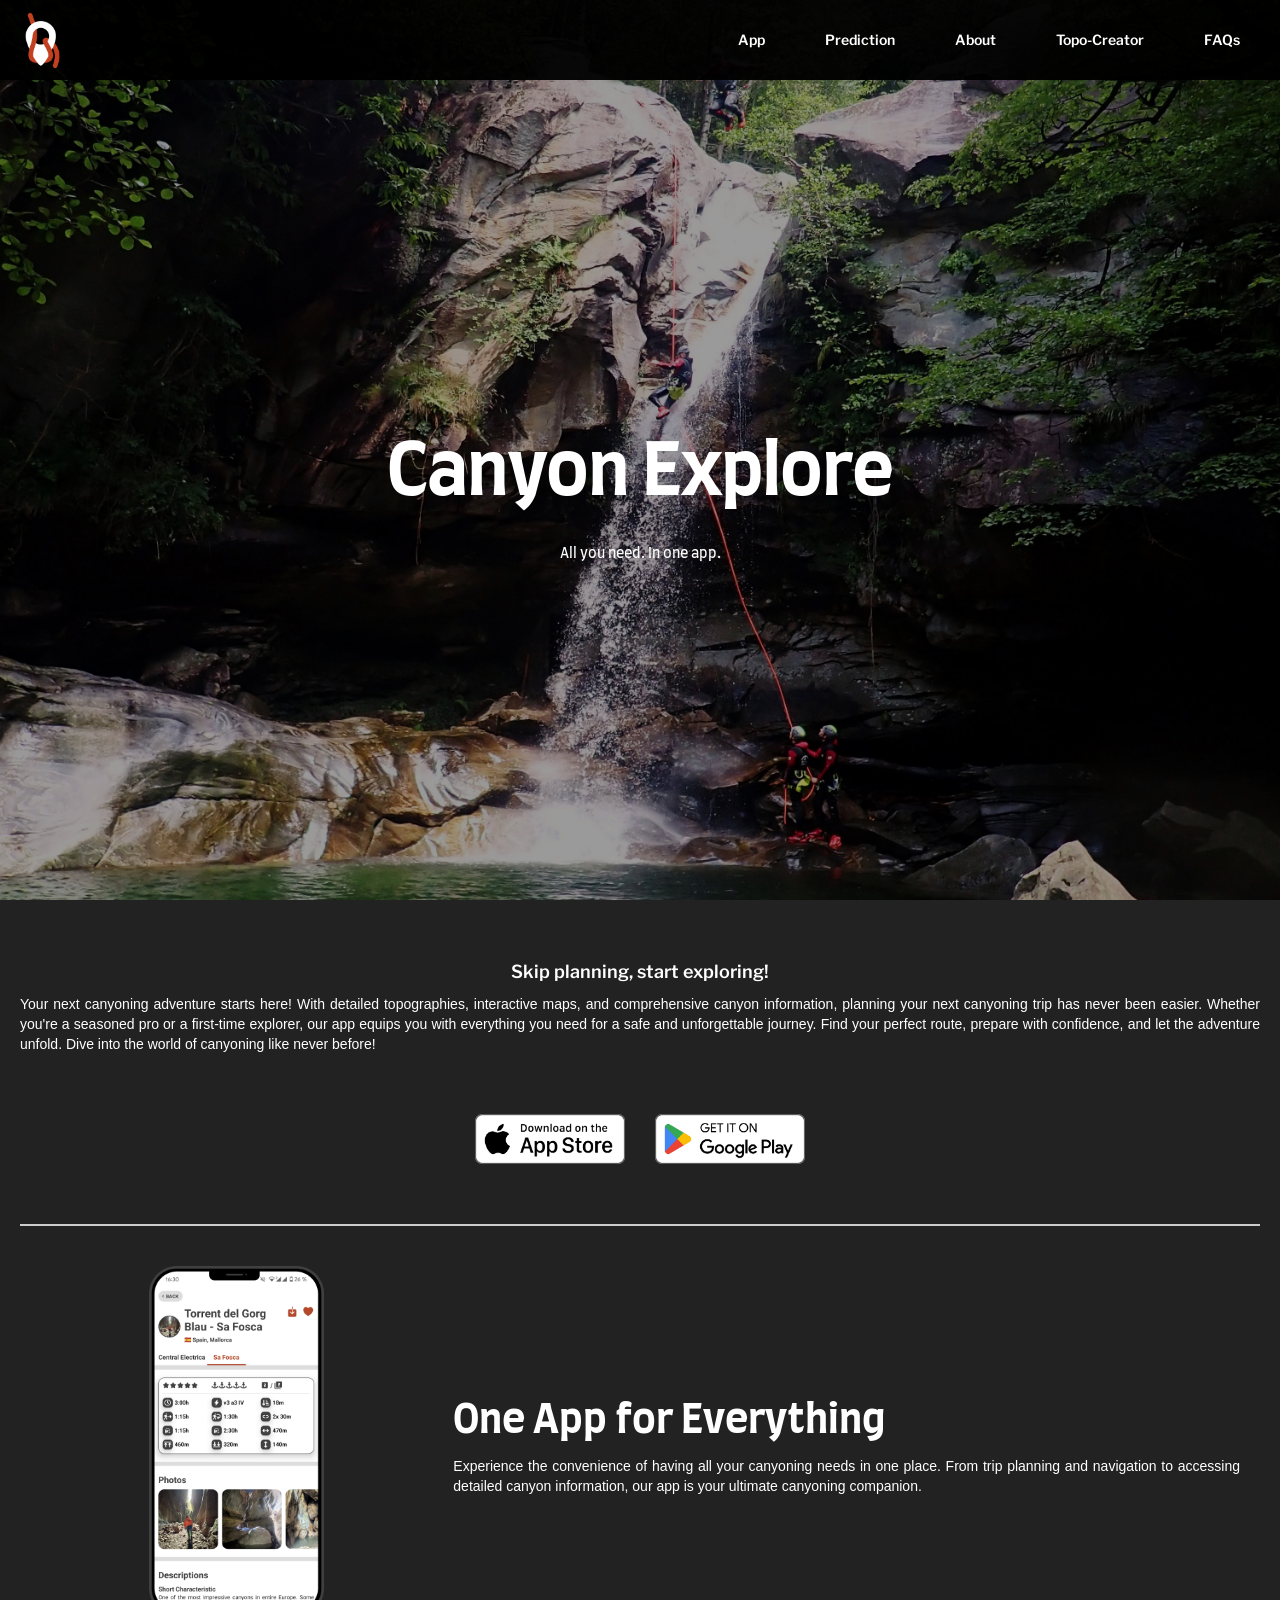
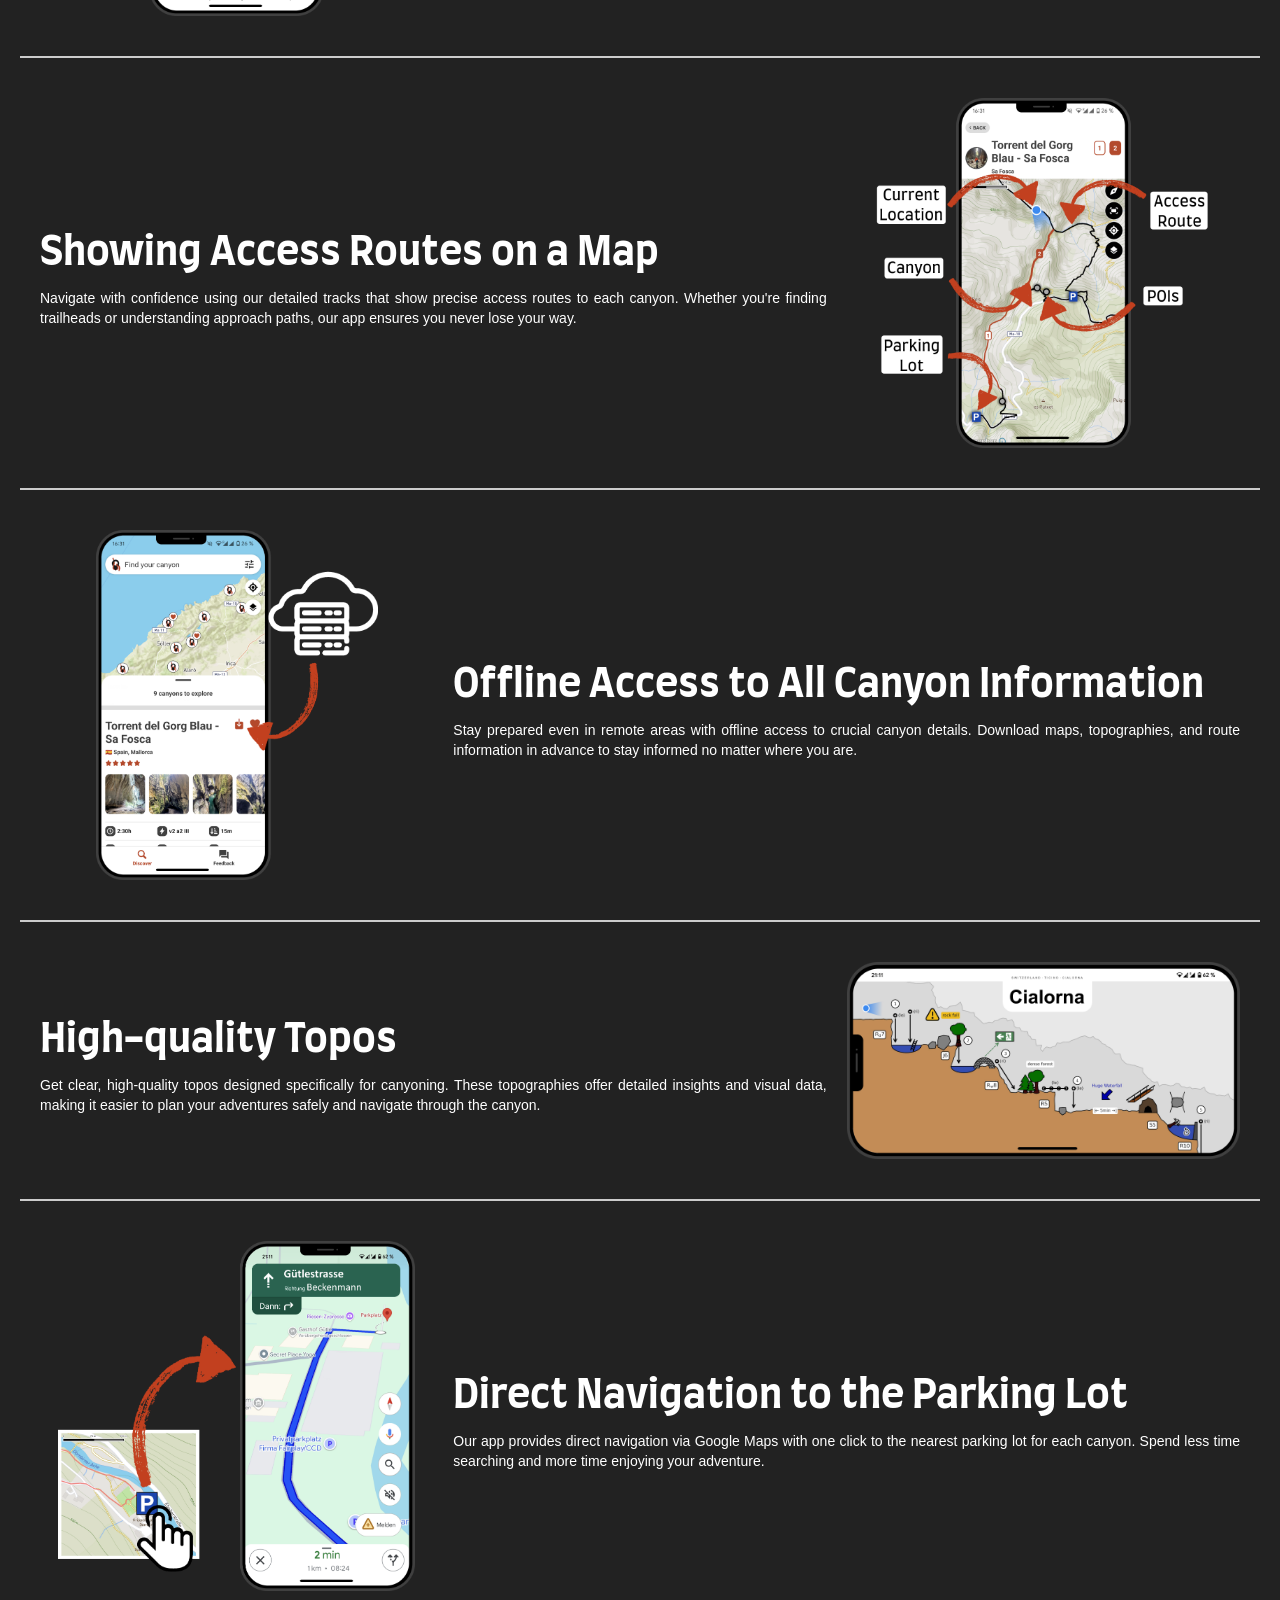
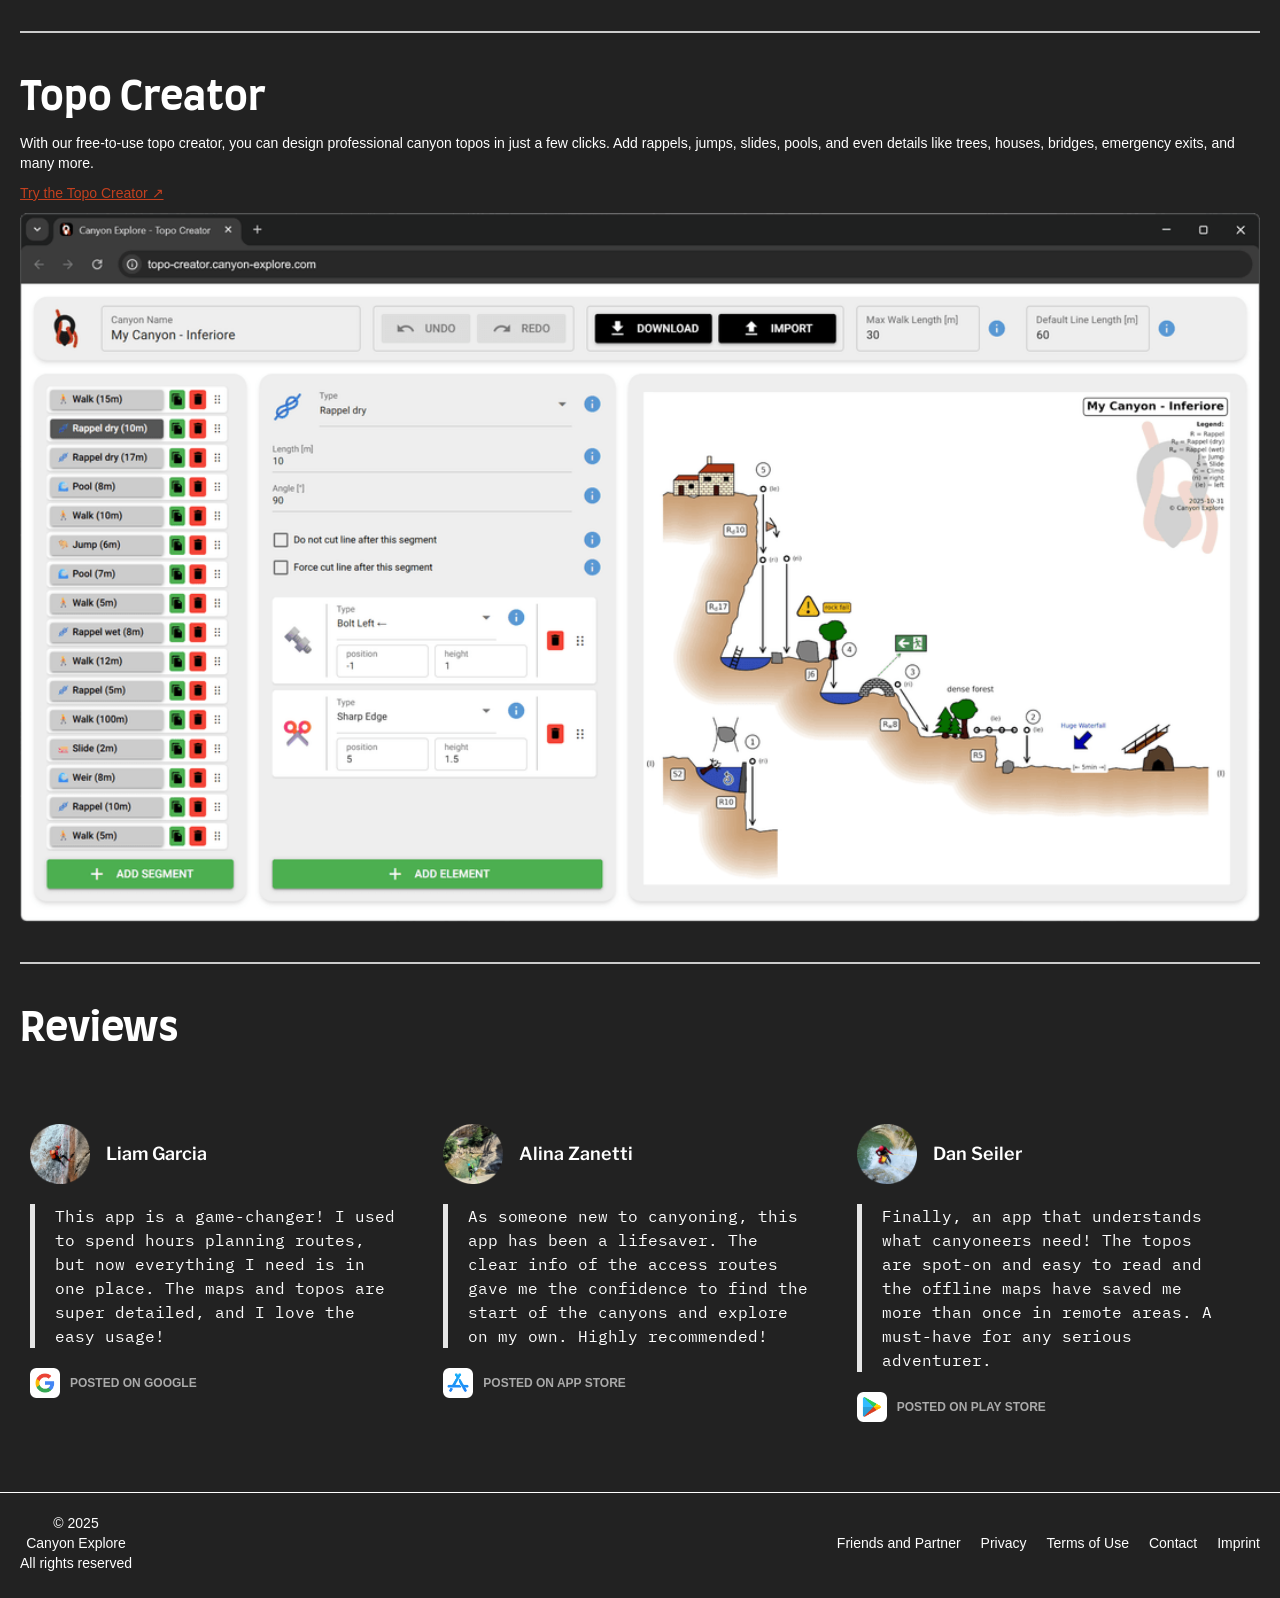
<file: index.html>
<!DOCTYPE html><html lang="en" data-wf-domain="www.canyon-explore.com" data-wf-page="65351b636047abfdf885db4d" data-wf-site="65351b636047abfdf885dafb"><head><meta charset="utf-8"/><title>Canyon Explore</title><meta content="Plan your next canyoning adventure effortlessly with Canyon Explore! Discover detailed topographies, interactive maps, and essential canyon information all in one app." name="description"/><meta content="width=device-width, initial-scale=1" name="viewport"/><link href="assets/css/site.css?v=20260331-headerfix" rel="stylesheet" type="text/css"/><link href="assets/logos/677d293c46899a7c3271af0a_Canyon-Explore_Logo_light_blackBack_32.png" rel="shortcut icon" type="image/x-icon"/><link href="assets/logos/677d293f7320017c57e8f703_Canyon-Explore_Logo_light_blackBack_256.png" rel="apple-touch-icon"/><script type="application/ld+json">
{
  "@context": "https://schema.org",
  "@type": "SoftwareApplication",
  "name": "Canyon Explore",
  "url": "/",
  "description": "Plan your next canyoning adventure effortlessly with Canyon Explore! Discover detailed topographies, interactive maps, and essential canyon information all in one app.",
  "applicationCategory": "TravelApplication",
  "operatingSystem": "iOS, Android",
  "offers": {
    "@type": "Offer",
    "price": "0",
    "priceCurrency": "USD"
  },
  "aggregateRating": {
    "@type": "AggregateRating",
    "ratingValue": "5",
    "reviewCount": "3"
  },
  "review": [
    {
      "@type": "Review",
      "author": {
        "@type": "Person",
        "name": "Liam Garcia"
      },
      "reviewBody": "This app is a game-changer! I used to spend hours planning routes, but now everything I need is in one place. The maps and topos are super detailed, and I love the easy usage!",
      "reviewRating": {
        "@type": "Rating",
        "ratingValue": "5"
      }
    },
    {
      "@type": "Review",
      "author": {
        "@type": "Person",
        "name": "Alina Zanetti"
      },
      "reviewBody": "As someone new to canyoning, this app has been a lifesaver. The clear info of the access routes gave me the confidence to find the start of the canyons and explore on my own. Highly recommended!",
      "reviewRating": {
        "@type": "Rating",
        "ratingValue": "5"
      }
    },
    {
      "@type": "Review",
      "author": {
        "@type": "Person",
        "name": "Dan Seiler"
      },
      "reviewBody": "Finally, an app that understands what canyoneers need! The topos are spot-on and easy to read and the offline maps have saved me more than once in remote areas. A must-have for any serious adventurer.",
      "reviewRating": {
        "@type": "Rating",
        "ratingValue": "5"
      }
    }
  ],
  "featureList": [
    "Detailed topographies for canyoning",
    "Interactive maps with access routes",
    "Offline access to canyon information",
    "High-quality topos",
    "Direct navigation to parking lots",
    "Free topo creator tool"
  ],
  "screenshot": [
    "assets/images/68308c3e13dabb115e41db4f_1-OneApp.png",
    "assets/images/68308c3fcae334d8e7b9020e_2-Access.png",
    "assets/images/68308c3efe7607bb836221ee_3-offline.png",
    "assets/images/67863006b3b1f5be4420e158_4-Topos.png",
    "assets/images/67892d4bc6375fb1702151b2_5-parking.png"
  ]
}
</script>
</head><body class="body"><div data-collapse="all" data-animation="default" data-duration="400" data-easing="ease-out" data-easing2="ease-out" role="banner" class="navigation w-nav"><div class="div-nav-bar"><div class="div-nav-logo"><div class="div-logo"><a href="/" aria-current="page" class="link-logo w-inline-block w--current"><img src="assets/logos/67701f892122796ef4009e57_Canyon-Explore_Logo_light_noBack.png" loading="lazy" sizes="(max-width: 2480px) 100vw, 2480px" srcset="assets/logos/67701f892122796ef4009e57_Canyon-Explore_Logo_light_noBack-p-500.png 500w, assets/logos/67701f892122796ef4009e57_Canyon-Explore_Logo_light_noBack-p-800.png 800w, assets/logos/67701f892122796ef4009e57_Canyon-Explore_Logo_light_noBack-p-1080.png 1080w, assets/logos/67701f892122796ef4009e57_Canyon-Explore_Logo_light_noBack-p-1600.png 1600w, assets/logos/67701f892122796ef4009e57_Canyon-Explore_Logo_light_noBack-p-2000.png 2000w, assets/logos/67701f892122796ef4009e57_Canyon-Explore_Logo_light_noBack.png 2480w" alt="canyon explore logo" class="image-logo"/></a></div></div><div class="div-nav-menubar"><a href="/" aria-current="page" class="nav-link w-inline-block w--current"><div class="text-block-nav">App</div></a><a href="/kobelache-prediction" class="nav-link w-inline-block"><div class="text-block-nav">Prediction</div></a><a href="/about" class="nav-link w-inline-block"><div class="text-block-nav">About</div></a><a href="https://topo-creator.canyon-explore.com/" target="_blank" class="nav-link w-inline-block"><div class="text-block-nav">Topo-Creator</div></a><a href="/faqs" class="nav-link w-inline-block"><div class="text-block-nav">FAQs</div></a></div></div><div data-w-id="5064131c-6b98-7886-200a-78e02615dc3b" class="div-nav-background"></div></div><section class="section-title-image hero"><div class="div-block-2"><div class="w-layout-blockcontainer div-fixed-width w-container"><div class="div-block"><h1 class="h1">Canyon Explore</h1><p class="paragraph">All you need. In one app.</p></div></div></div></section><section class="section-6"><h3 class="heading-slogan">Skip planning, start exploring!</h3><p class="paragraph-8">Your next canyoning adventure starts here! With detailed topographies, interactive maps, and comprehensive canyon information, planning your next canyoning trip has never been easier. Whether you&#x27;re a seasoned pro or a first-time explorer, our app equips you with everything you need for a safe and unforgettable journey. Find your perfect route, prepare with confidence, and let the adventure unfold. Dive into the world of canyoning like never before!</p></section><section class="section-8"><a href="https://apps.apple.com/app/canyon-explore/id6744563487" target="_blank" class="link-block-6 w-inline-block"><img src="assets/icons/67702f21efed8e06dc601db0_appstore_white.png" loading="lazy" alt="app store white" class="image-18"/><img src="assets/icons/67702f21f9dc9e249196e9d3_appstore_black.png" loading="lazy" alt="app store black" class="image-19"/></a><a href="https://play.google.com/store/apps/details?id=com.canyoningworld.canyonexplore" target="_blank" class="link-block-6 w-inline-block"><img src="assets/icons/67702f21d202f4ff2fc8e71c_playstore_white.png" loading="lazy" alt="play store white" class="image-18"/><img src="assets/icons/67702f211d4895759ead0041_playstore_black.png" loading="lazy" alt="play store black" class="image-19"/></a></section><section class="section-5"><div class="div-block-11"></div><div class="columns-2 w-row"><div class="column-3 w-col w-col-4"><img src="assets/images/68308c3e13dabb115e41db4f_1-OneApp.png" loading="lazy" alt="Overview" class="image-14"/></div><div class="column-2 w-col w-col-8"><h1 class="heading-5">One App for Everything</h1><p class="paragraph-2">Experience the convenience of having all your canyoning needs in one place. From trip planning and navigation to accessing detailed canyon information, our app is your ultimate canyoning companion.</p></div></div></section><section class="section-5"><div class="div-block-11"></div><div class="columns-3 w-row"><div class="column-3 w-col w-col-4"><img src="assets/images/68308c3fcae334d8e7b9020e_2-Access.png" loading="lazy" alt="Map" class="image-14"/></div><div class="column-2 w-col w-col-8"><h1 class="heading-5">Showing Access Routes on a Map</h1><p class="paragraph-2">Navigate with confidence using our detailed tracks that show precise access routes to each canyon. Whether you&#x27;re finding trailheads or understanding approach paths, our app ensures you never lose your way.</p></div></div></section><section class="section-5"><div class="div-block-11"></div><div class="columns-2 w-row"><div class="column-3 w-col w-col-4"><img src="assets/images/68308c3efe7607bb836221ee_3-offline.png" loading="lazy" alt="Offline View" class="image-14"/></div><div class="column-2 w-col w-col-8"><h1 class="heading-5">Offline Access to All Canyon Information</h1><p class="paragraph-2">Stay prepared even in remote areas with offline access to crucial canyon details. Download maps, topographies, and route information in advance to stay informed no matter where you are.</p></div></div></section><section class="section-5"><div class="div-block-11"></div><div class="columns-3 w-row"><div class="column-3 w-col w-col-4"><img src="assets/images/67863006b3b1f5be4420e158_4-Topos.png" loading="lazy" alt="topo" class="image-14"/></div><div class="column-2 w-col w-col-8"><h1 class="heading-5">High-quality Topos</h1><p class="paragraph-2">Get clear, high-quality topos designed specifically for canyoning. These topographies offer detailed insights and visual data, making it easier to plan your adventures safely and navigate through the canyon.</p></div></div></section><section class="section-5"><div class="div-block-11"></div><div class="columns-2 w-row"><div class="column-3 w-col w-col-4"><img src="assets/images/67892d4bc6375fb1702151b2_5-parking.png" loading="lazy" alt="parking" class="image-14"/></div><div class="column-2 w-col w-col-8"><h1 class="heading-5">Direct Navigation to the Parking Lot</h1><p class="paragraph-2">Our app provides direct navigation via Google Maps with one click to the nearest parking lot for each canyon. Spend less time searching and more time enjoying your adventure.</p></div></div></section><section class="section-14"><div class="div-block-11"></div><div class="div-block-24"><h1 class="heading-5">Topo Creator</h1><p>With our free-to-use topo creator, you can design professional canyon topos in just a few clicks. Add rappels, jumps, slides, pools, and even details like trees, houses, bridges, emergency exits, and many more.</p><p class="paragraph-9"><a href="https://topo-creator.canyon-explore.com/" target="_blank">Try the Topo Creator ↗</a></p><img src="assets/images/6917412fc1e3d2b5ac557c2c_topoGenerator.png" loading="lazy" width="947" sizes="(max-width: 991px) 100vw, 947px" alt="topo creator" srcset="assets/images/6917412fc1e3d2b5ac557c2c_topoGenerator-p-500.png 500w, assets/images/6917412fc1e3d2b5ac557c2c_topoGenerator-p-800.png 800w, assets/images/6917412fc1e3d2b5ac557c2c_topoGenerator-p-1080.png 1080w, assets/images/6917412fc1e3d2b5ac557c2c_topoGenerator-p-1600.png 1600w, assets/images/6917412fc1e3d2b5ac557c2c_topoGenerator-p-2000.png 2000w, assets/images/6917412fc1e3d2b5ac557c2c_topoGenerator.png 2299w" class="image-24"/></div></section><section class="section-13"><div class="div-block-11"></div><h1 class="heading-topline">Reviews</h1><div class="columns-5 w-row"><div class="column-4 w-col w-col-4"><div class="div-block-15"><div class="div-block-12"><img src="assets/images/6770800c040f814f164d008d_person1.png" loading="lazy" alt="person 1" class="image-15"/><h4>Liam Garcia</h4></div><div><blockquote class="block-quote-2">This app is a game-changer! I used to spend hours planning routes, but now everything I need is in one place. The maps and topos are super detailed, and I love the easy usage!</blockquote></div><div class="div-block-13"><img src="assets/icons/677078a590366b41c97a2026_posted_on_google.png" loading="lazy" alt="posted on google" class="image-16"/><p class="paragraph-4">POSTED ON GOOGLE</p></div></div></div><div class="w-col w-col-4"><div class="div-block-15"><div class="div-block-12"><img src="assets/images/6772f668c393767c87b7229f_person2.png" loading="lazy" alt="person 2" class="image-15"/><h4>Alina Zanetti</h4></div><div><blockquote class="block-quote-2">As someone new to canyoning, this app has been a lifesaver. The clear info of the access routes gave me the confidence to find the start of the canyons and explore on my own. Highly recommended!</blockquote></div><div class="div-block-13"><img src="assets/icons/677078a676cc0636f9faba1a_posted_on_appstore.png" loading="lazy" alt="posted on app" class="image-16"/><p class="paragraph-4">POSTED ON APP STORE</p></div></div></div><div class="w-col w-col-4"><div class="div-block-15"><div class="div-block-12"><img src="assets/images/6770800cb8ade37f2f0aaaba_person3.png" loading="lazy" alt="person 3" class="image-15"/><h4>Dan Seiler</h4></div><div><blockquote class="block-quote-2">Finally, an app that understands what canyoneers need! The topos are spot-on and easy to read and the offline maps have saved me more than once in remote areas. A must-have for any serious adventurer.</blockquote></div><div class="div-block-13"><img src="assets/icons/677078a51e00fe801b5172bd_posted_on_playstore.png" loading="lazy" alt="posted on play" class="image-16"/><p class="paragraph-4">POSTED ON PLAY STORE</p></div></div></div></div></section><div class="footer"><div class="div-block-16"></div><div class="div-footer-container"><div class="div-footer-logo"><div class="text-block-5">© 2025<br/>Canyon Explore<br/>All rights reserved</div></div><div class="div-footer-imprint"><a href="/friends-and-partner" class="link-text-footer">Friends and Partner</a><a href="/privacy" class="link-text-footer">Privacy</a><a href="/terms-of-use" class="link-text-footer">Terms of Use</a><a href="/contact" class="link-text-footer">Contact</a><a href="/imprint" class="link-text-footer">Imprint</a></div></div></div><script src="assets/js/site.js?v=20260331-headerfix" defer></script></body></html>
</file>
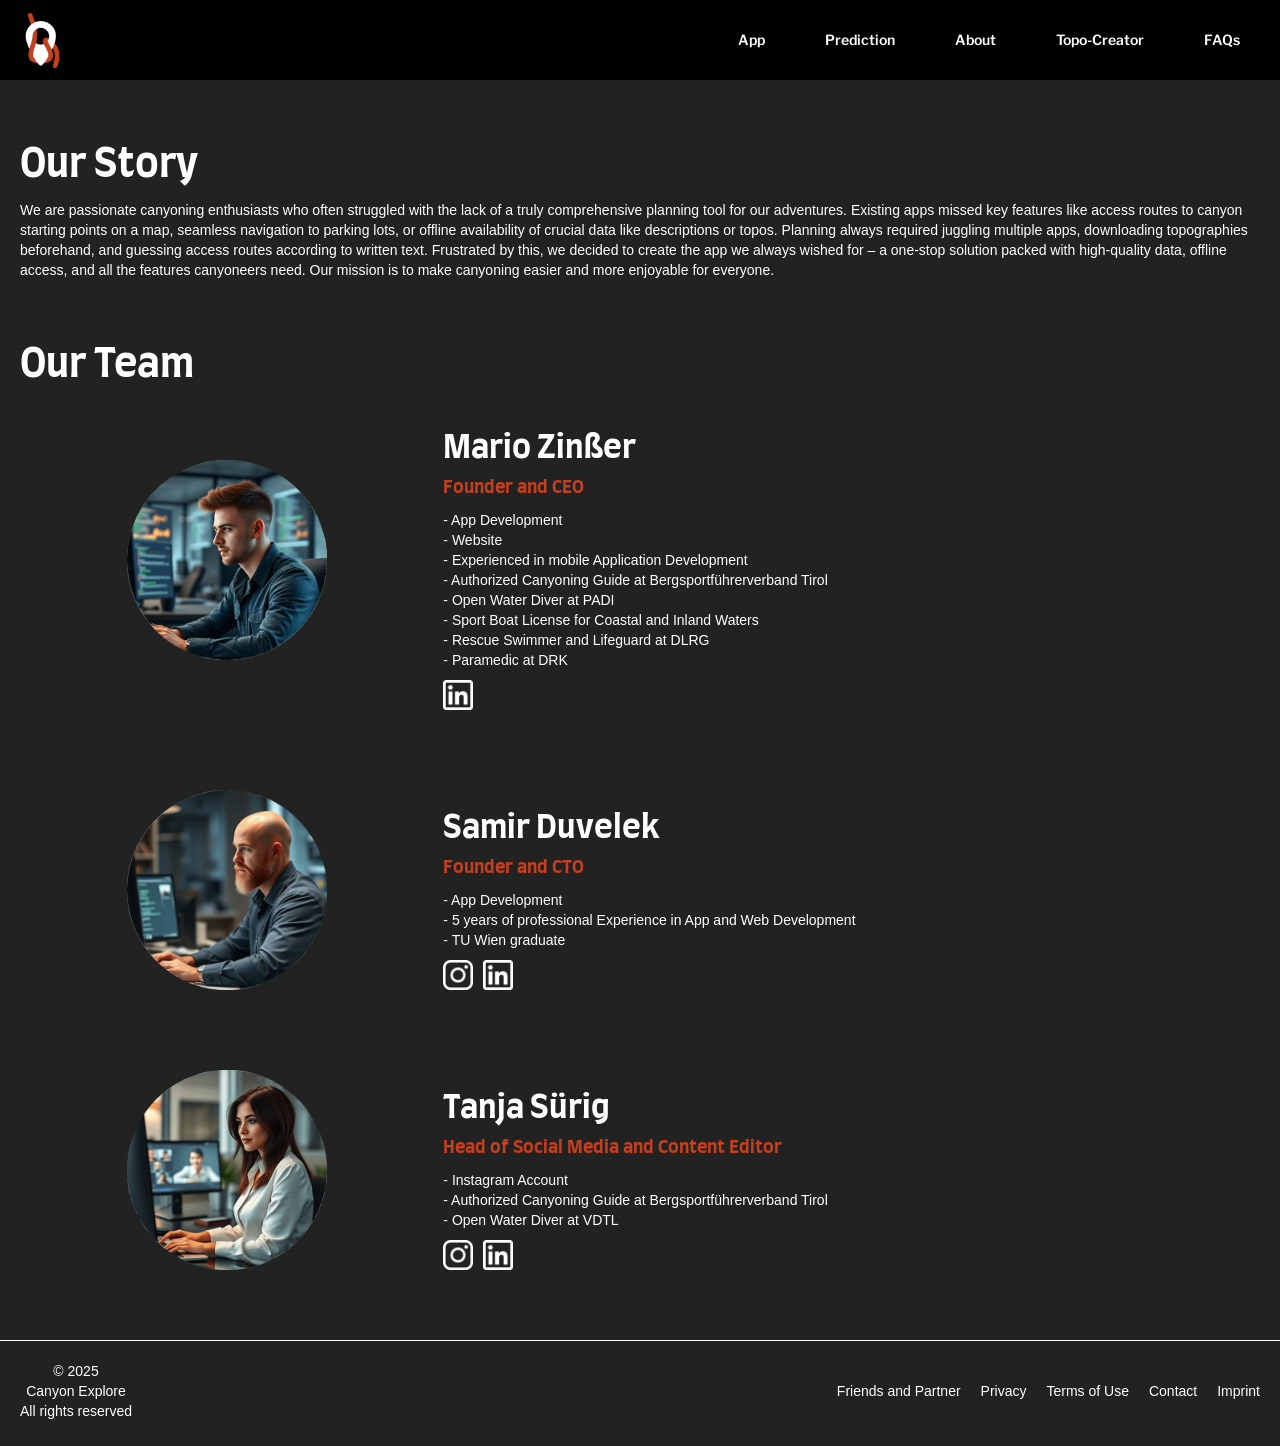
<file: about/index.html>
<!DOCTYPE html>
<html lang="en" data-wf-domain="www.canyon-explore.com" data-wf-page="65440cc160da2babdf709487" data-wf-site="65351b636047abfdf885dafb"><head>
    <meta charset="utf-8"/>
    <title>About</title>
    <meta content="Plan your next canyoning adventure effortlessly! Discover detailed topographies, interactive maps, and essential canyon information all in one app." name="description"/>
    <meta content="About" property="og:title"/>
    <meta content="Plan your next canyoning adventure effortlessly! Discover detailed topographies, interactive maps, and essential canyon information all in one app." property="og:description"/>
    <meta content="About" property="twitter:title"/>
    <meta content="Plan your next canyoning adventure effortlessly! Discover detailed topographies, interactive maps, and essential canyon information all in one app." property="twitter:description"/>
    <meta property="og:type" content="website"/>
    <meta content="summary_large_image" name="twitter:card"/>
    <meta content="width=device-width, initial-scale=1" name="viewport"/>
    <link href="../assets/css/site.css?v=20260331-headerfix" rel="stylesheet" type="text/css"/>
    <link href="../assets/logos/677d293c46899a7c3271af0a_Canyon-Explore_Logo_light_blackBack_32.png" rel="shortcut icon" type="image/x-icon"/>
    <link href="../assets/logos/677d293f7320017c57e8f703_Canyon-Explore_Logo_light_blackBack_256.png" rel="apple-touch-icon"/>
</head>
<body class="body-2">
    <div data-collapse="all" data-animation="default" data-duration="400" data-easing="ease-out" data-easing2="ease-out" role="banner" class="navigation w-nav">
        <div class="div-nav-bar">
            <div class="div-nav-logo">
                <div class="div-logo">
                    <a href="/" class="link-logo w-inline-block">
                        <img src="../assets/logos/67701f892122796ef4009e57_Canyon-Explore_Logo_light_noBack.png" loading="lazy" sizes="(max-width: 2480px) 100vw, 2480px" srcset="../assets/logos/67701f892122796ef4009e57_Canyon-Explore_Logo_light_noBack-p-500.png 500w, ../assets/logos/67701f892122796ef4009e57_Canyon-Explore_Logo_light_noBack-p-800.png 800w, ../assets/logos/67701f892122796ef4009e57_Canyon-Explore_Logo_light_noBack-p-1080.png 1080w, ../assets/logos/67701f892122796ef4009e57_Canyon-Explore_Logo_light_noBack-p-1600.png 1600w, ../assets/logos/67701f892122796ef4009e57_Canyon-Explore_Logo_light_noBack-p-2000.png 2000w, ../assets/logos/67701f892122796ef4009e57_Canyon-Explore_Logo_light_noBack.png 2480w" alt="canyon explore logo" class="image-logo"/></a>
                    </div>
                </div>
                <div class="div-nav-menubar">
                    <a href="/" class="nav-link w-inline-block">
                        <div class="text-block-nav">App
                        </div>
                    </a>
                    <a href="/kobelache-prediction" class="nav-link w-inline-block">
                        <div class="text-block-nav">Prediction
                        </div>
                    </a>
                    <a href="/about" aria-current="page" class="nav-link w-inline-block w--current">
                        <div class="text-block-nav">About
                        </div>
                    </a>
                    <a href="https://topo-creator.canyon-explore.com/" target="_blank" class="nav-link w-inline-block">
                        <div class="text-block-nav">Topo-Creator
                        </div>
                    </a>
                    <a href="/faqs" class="nav-link w-inline-block">
                        <div class="text-block-nav">FAQs
                        </div>
                    </a>
                </div>
            </div>
            <div data-w-id="5064131c-6b98-7886-200a-78e02615dc3b" class="div-nav-background">
            </div>
        </div>
        <section class="section-11">
            <h1 class="heading-9">Our Story</h1>
            <p>We are passionate canyoning enthusiasts who often struggled with the lack of a truly comprehensive planning tool for our adventures. Existing apps missed key features like access routes to canyon starting points on a map, seamless navigation to parking lots, or offline availability of crucial data like descriptions or topos. Planning always required juggling multiple apps, downloading topographies beforehand, and guessing access routes according to written text. Frustrated by this, we decided to create the app we always wished for – a one-stop solution packed with high-quality data, offline access, and all the features canyoneers need. Our mission is to make canyoning easier and more enjoyable for everyone.</p>
        </section>
        <section class="section-9">
            <h1 class="heading-8">Our Team</h1>
        </section>
        <section class="section-10">
            <div class="div-block-19">
                <div class="columns-6 w-row">
                    <div class="column-5 w-col w-col-4">
                        <div class="div-block-17">
                            <img src="../assets/images/677401cbb4c306c65fcf4782_mario_office.png" loading="lazy" sizes="(max-width: 479px) 96vw, (max-width: 767px) 97vw, (max-width: 991px) 31vw, (max-width: 1279px) 32vw, 33vw" srcset="../assets/images/677401cbb4c306c65fcf4782_mario_office-p-500.png 500w, ../assets/images/677401cbb4c306c65fcf4782_mario_office-p-800.png 800w, ../assets/images/677401cbb4c306c65fcf4782_mario_office.png 1024w" alt="mario office" class="image-20"/><img src="../assets/images/6771bc56de847249fac8bb61_mario_canyoning.png" loading="lazy" sizes="(max-width: 479px) 96vw, (max-width: 767px) 97vw, (max-width: 991px) 31vw, (max-width: 1279px) 32vw, 33vw" srcset="../assets/images/6771bc56de847249fac8bb61_mario_canyoning-p-500.png 500w, ../assets/images/6771bc56de847249fac8bb61_mario_canyoning-p-800.png 800w, ../assets/images/6771bc56de847249fac8bb61_mario_canyoning.png 1024w" alt="mario can" class="image-21"/></div></div><div class="w-col w-col-8"><h2 class="heading-11">Mario Zinßer</h2><h4 class="heading-14">Founder and CEO</h4><p>- App Development<br/>- Website<br/>- Experienced in mobile Application Development<br/>- Authorized Canyoning Guide at Bergsportführerverband Tirol<br/>- Open Water Diver at PADI<br/>- Sport Boat License for Coastal and Inland Waters<br/>- Rescue Swimmer and Lifeguard at DLRG<br/>- Paramedic at DRK</p><div class="div-block-18"><a href="https://www.linkedin.com/in/mario-zinsser/" target="_blank" class="w-inline-block"><img src="../assets/icons/677d2c56745a3816a3869003_linkedin.png" loading="lazy" alt="linkedin icon" class="image-22"/></a></div></div></div></div><div class="div-block-19"><div class="columns-6 w-row"><div class="column-5 w-col w-col-4"><div class="div-block-17"><img src="../assets/images/677401cbf8ae43c6a2ff76d9_samir_office.png" loading="lazy" sizes="(max-width: 479px) 96vw, (max-width: 767px) 97vw, (max-width: 991px) 31vw, (max-width: 1279px) 32vw, 33vw" srcset="../assets/images/677401cbf8ae43c6a2ff76d9_samir_office-p-500.png 500w, ../assets/images/677401cbf8ae43c6a2ff76d9_samir_office-p-800.png 800w, ../assets/images/677401cbf8ae43c6a2ff76d9_samir_office.png 1024w" alt="samir office" class="image-20"/><img src="../assets/images/6771bc5591f3f9852c69ddff_samir_canyoning.png" loading="lazy" sizes="(max-width: 479px) 96vw, (max-width: 767px) 97vw, (max-width: 991px) 31vw, (max-width: 1279px) 32vw, 33vw" srcset="../assets/images/6771bc5591f3f9852c69ddff_samir_canyoning-p-500.png 500w, ../assets/images/6771bc5591f3f9852c69ddff_samir_canyoning-p-800.png 800w, ../assets/images/6771bc5591f3f9852c69ddff_samir_canyoning.png 1024w" alt="samir can" class="image-21"/></div></div><div class="w-col w-col-8"><h2 class="heading-11">Samir Duvelek</h2><h4 class="heading-14">Founder and CTO</h4><p>- App Development<br/>- 5 years of professional Experience in App and Web Development<br/>- ⁠TU Wien graduate</p><div class="div-block-18"><a href="https://www.instagram.com" target="_blank" class="w-inline-block"><img src="../assets/icons/677d2c56225ca322fa68c792_insta.png" loading="lazy" alt="insta icon" class="image-23"/></a><a href="https://www.linkedin.com" target="_blank" class="w-inline-block"><img src="../assets/icons/677d2c56745a3816a3869003_linkedin.png" loading="lazy" alt="linkedin icon" class="image-22"/></a></div></div></div></div><div class="div-block-19"><div class="columns-6 w-row"><div class="column-5 w-col w-col-4"><div class="div-block-17"><img src="../assets/images/677401cb160207547bcafa12_tata_office.png" loading="lazy" sizes="(max-width: 479px) 96vw, (max-width: 767px) 97vw, (max-width: 991px) 31vw, (max-width: 1279px) 32vw, 33vw" srcset="../assets/images/677401cb160207547bcafa12_tata_office-p-500.png 500w, ../assets/images/677401cb160207547bcafa12_tata_office-p-800.png 800w, ../assets/images/677401cb160207547bcafa12_tata_office.png 1024w" alt="tata office" class="image-20"/><img src="../assets/images/6772f668ad59527c275caa33_tata_canyoning.png" loading="lazy" sizes="(max-width: 479px) 96vw, (max-width: 767px) 97vw, (max-width: 991px) 31vw, (max-width: 1279px) 32vw, 33vw" srcset="../assets/images/6772f668ad59527c275caa33_tata_canyoning-p-500.png 500w, ../assets/images/6772f668ad59527c275caa33_tata_canyoning-p-800.png 800w, ../assets/images/6772f668ad59527c275caa33_tata_canyoning.png 1024w" alt="tata can" class="image-21"/></div></div><div class="w-col w-col-8"><h2 class="heading-11">Tanja Sürig</h2><h4 class="heading-14">Head of Social Media and Content Editor</h4><p>- Instagram Account<br/>- Authorized Canyoning Guide at Bergsportführerverband Tirol<br/>- Open Water Diver at VDTL</p><div class="div-block-18"><a href="https://www.instagram.com/tata.srg" target="_blank" class="w-inline-block"><img src="../assets/icons/677d2c56225ca322fa68c792_insta.png" loading="lazy" alt="insta icon" class="image-23"/></a><a href="https://www.linkedin.com/in/tanja-s%C3%BCrig-2903/" target="_blank" class="w-inline-block"><img src="../assets/icons/677d2c56745a3816a3869003_linkedin.png" loading="lazy" alt="linkedin icon" class="image-22"/></a></div></div></div></div></section><div class="footer"><div class="div-block-16"></div><div class="div-footer-container"><div class="div-footer-logo"><div class="text-block-5">© 2025<br/>Canyon Explore<br/>All rights reserved</div></div><div class="div-footer-imprint"><a href="/friends-and-partner" class="link-text-footer">Friends and Partner</a><a href="/privacy" class="link-text-footer">Privacy</a><a href="/terms-of-use" class="link-text-footer">Terms of Use</a><a href="/contact" class="link-text-footer">Contact</a><a href="/imprint" class="link-text-footer">Imprint</a></div></div></div><script src="../assets/js/site.js?v=20260331-headerfix" defer></script></body></html>
</file>
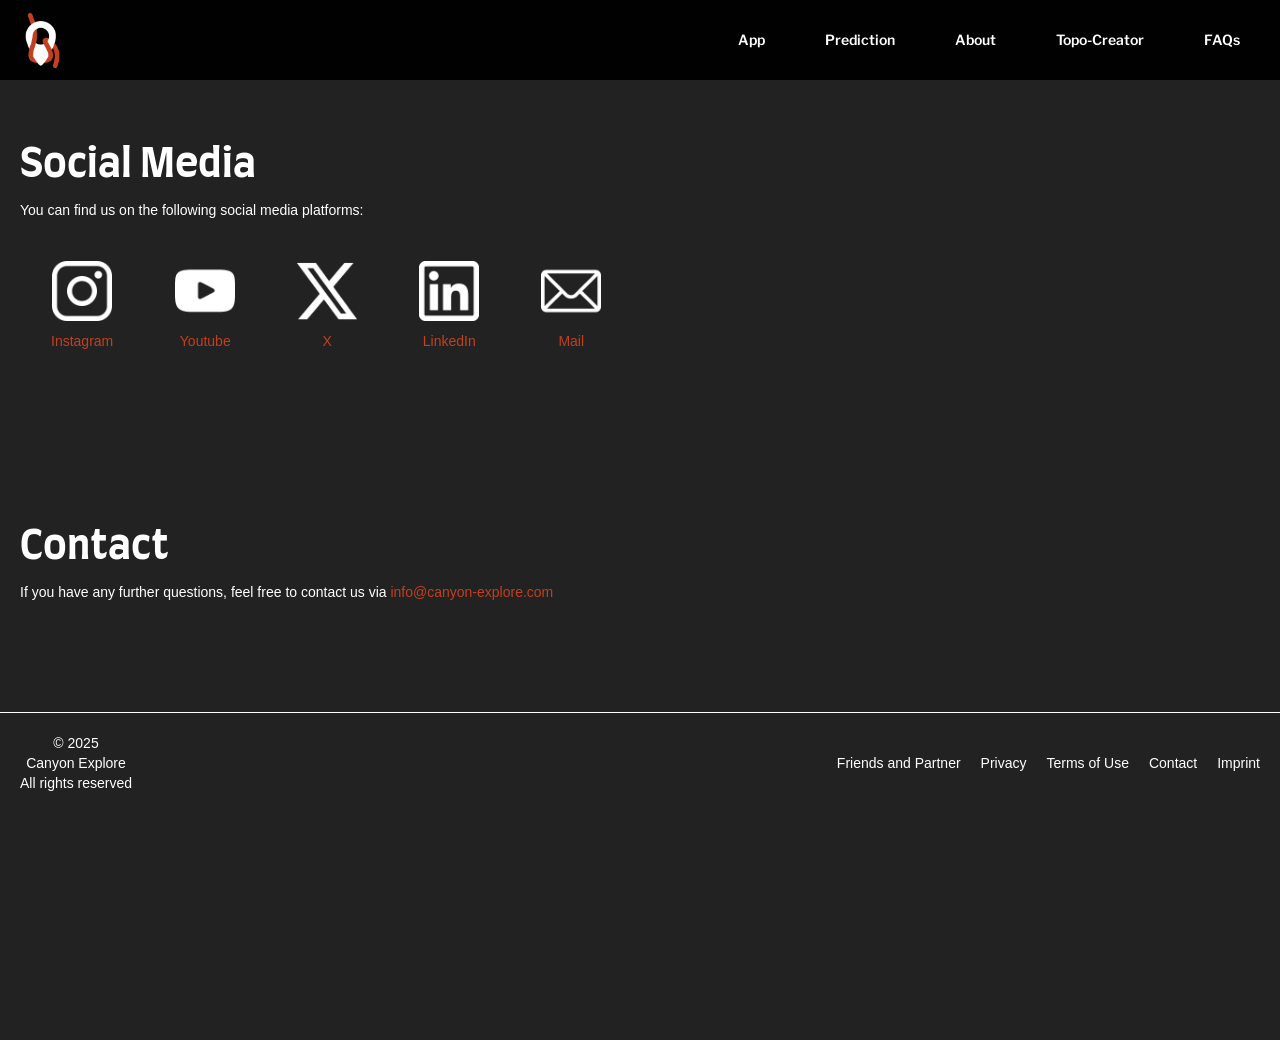
<file: contact/index.html>
<!DOCTYPE html><html lang="en" data-wf-domain="www.canyon-explore.com" data-wf-page="6637432d49a92319dde558b7" data-wf-site="65351b636047abfdf885dafb"><head><meta charset="utf-8"/><title>Contact</title><meta content="Plan your next canyoning adventure effortlessly! Discover detailed topographies, interactive maps, and essential canyon information all in one app." name="description"/><meta content="Contact" property="og:title"/><meta content="Plan your next canyoning adventure effortlessly! Discover detailed topographies, interactive maps, and essential canyon information all in one app." property="og:description"/><meta content="Contact" property="twitter:title"/><meta content="Plan your next canyoning adventure effortlessly! Discover detailed topographies, interactive maps, and essential canyon information all in one app." property="twitter:description"/><meta property="og:type" content="website"/><meta content="summary_large_image" name="twitter:card"/><meta content="width=device-width, initial-scale=1" name="viewport"/><link href="../assets/css/site.css?v=20260331-headerfix" rel="stylesheet" type="text/css"/><link href="../assets/logos/677d293c46899a7c3271af0a_Canyon-Explore_Logo_light_blackBack_32.png" rel="shortcut icon" type="image/x-icon"/><link href="../assets/logos/677d293f7320017c57e8f703_Canyon-Explore_Logo_light_blackBack_256.png" rel="apple-touch-icon"/><script type="application/ld+json">
{
  "@context": "https://schema.org",
  "@type": "ContactPage",
  "name": "Contact",
  "description": "Plan your next canyoning adventure effortlessly! Discover detailed topographies, interactive maps, and essential canyon information all in one app.",
  "url": "/contact",
  "mainEntity": {
    "@type": "Organization",
    "name": "Canyon Explore",
    "email": "info@canyon-explore.com",
    "logo": {
      "@type": "ImageObject",
      "url": "../assets/logos/67701f892122796ef4009e57_Canyon-Explore_Logo_light_noBack.png"
    },
    "sameAs": [
      "https://www.instagram.com/canyon.explore",
      "https://www.youtube.com/@Canyon-Explore",
      "https://x.com/Canyon_Explore",
      "https://www.linkedin.com/company/canyon-explore"
    ],
    "contactPoint": {
      "@type": "ContactPoint",
      "email": "info@canyon-explore.com",
      "contactType": "customer service"
    }
  }
}
</script>
</head><body class="body-3"><div data-collapse="all" data-animation="default" data-duration="400" data-easing="ease-out" data-easing2="ease-out" role="banner" class="navigation w-nav"><div class="div-nav-bar"><div class="div-nav-logo"><div class="div-logo"><a href="/" class="link-logo w-inline-block"><img src="../assets/logos/67701f892122796ef4009e57_Canyon-Explore_Logo_light_noBack.png" loading="lazy" sizes="(max-width: 2480px) 100vw, 2480px" srcset="../assets/logos/67701f892122796ef4009e57_Canyon-Explore_Logo_light_noBack-p-500.png 500w, ../assets/logos/67701f892122796ef4009e57_Canyon-Explore_Logo_light_noBack-p-800.png 800w, ../assets/logos/67701f892122796ef4009e57_Canyon-Explore_Logo_light_noBack-p-1080.png 1080w, ../assets/logos/67701f892122796ef4009e57_Canyon-Explore_Logo_light_noBack-p-1600.png 1600w, ../assets/logos/67701f892122796ef4009e57_Canyon-Explore_Logo_light_noBack-p-2000.png 2000w, ../assets/logos/67701f892122796ef4009e57_Canyon-Explore_Logo_light_noBack.png 2480w" alt="canyon explore logo" class="image-logo"/></a></div></div><div class="div-nav-menubar"><a href="/" class="nav-link w-inline-block"><div class="text-block-nav">App</div></a><a href="/kobelache-prediction" class="nav-link w-inline-block"><div class="text-block-nav">Prediction</div></a><a href="/about" class="nav-link w-inline-block"><div class="text-block-nav">About</div></a><a href="https://topo-creator.canyon-explore.com/" target="_blank" class="nav-link w-inline-block"><div class="text-block-nav">Topo-Creator</div></a><a href="/faqs" class="nav-link w-inline-block"><div class="text-block-nav">FAQs</div></a></div></div><div data-w-id="5064131c-6b98-7886-200a-78e02615dc3b" class="div-nav-background"></div></div><section class="section-12"><h1 class="heading-10">Social Media</h1><p>You can find us on the following social media platforms:</p><div class="div-block-20"><a href="https://www.instagram.com/canyon.explore" target="_blank" class="link-block-social-media w-inline-block"><img src="../assets/icons/677d2c56225ca322fa68c792_insta.png" loading="lazy" alt="insta icon" class="image-social-media"/><p class="paragraph-7">Instagram</p></a><a href="https://www.youtube.com/@Canyon-Explore" target="_blank" class="link-block-social-media w-inline-block"><img src="../assets/icons/677d2c5631ae664a70d5cc87_youtube.png" loading="lazy" alt="yt icon" class="image-social-media"/><p class="paragraph-7">Youtube</p></a><a href="https://x.com/Canyon_Explore" target="_blank" class="link-block-social-media w-inline-block"><img src="../assets/icons/677d2c560411e952a8b01f9d_x.png" loading="lazy" alt="x icon" class="image-social-media"/><p class="paragraph-7">X</p></a><a href="https://www.linkedin.com/company/canyon-explore" target="_blank" class="link-block-social-media w-inline-block"><img src="../assets/icons/677d2c56745a3816a3869003_linkedin.png" loading="lazy" alt="linkedin icon" class="image-social-media"/><p class="paragraph-7">LinkedIn</p></a><a href="mailto:info@canyon-explore.com?subject=Request%20from%20Website" class="link-block-social-media w-inline-block"><img src="../assets/icons/677d2c561d0fd9fc9ffaa246_mail.png" loading="lazy" alt="mail icon" class="image-social-media"/><p class="paragraph-7">Mail</p></a></div></section><section class="section-12"><h1 class="heading-10">Contact</h1><p>If you have any further questions, feel free to contact us via <a href="mailto:info@canyon-explore.com?subject=Request%20from%20Website">info@canyon-explore.com</a></p></section><div class="footer"><div class="div-block-16"></div><div class="div-footer-container"><div class="div-footer-logo"><div class="text-block-5">© 2025<br/>Canyon Explore<br/>All rights reserved</div></div><div class="div-footer-imprint"><a href="/friends-and-partner" class="link-text-footer">Friends and Partner</a><a href="/privacy" class="link-text-footer">Privacy</a><a href="/terms-of-use" class="link-text-footer">Terms of Use</a><a href="/contact" aria-current="page" class="link-text-footer w--current">Contact</a><a href="/imprint" class="link-text-footer">Imprint</a></div></div></div><script src="../assets/js/site.js?v=20260331-headerfix" defer></script></body></html>
</file>
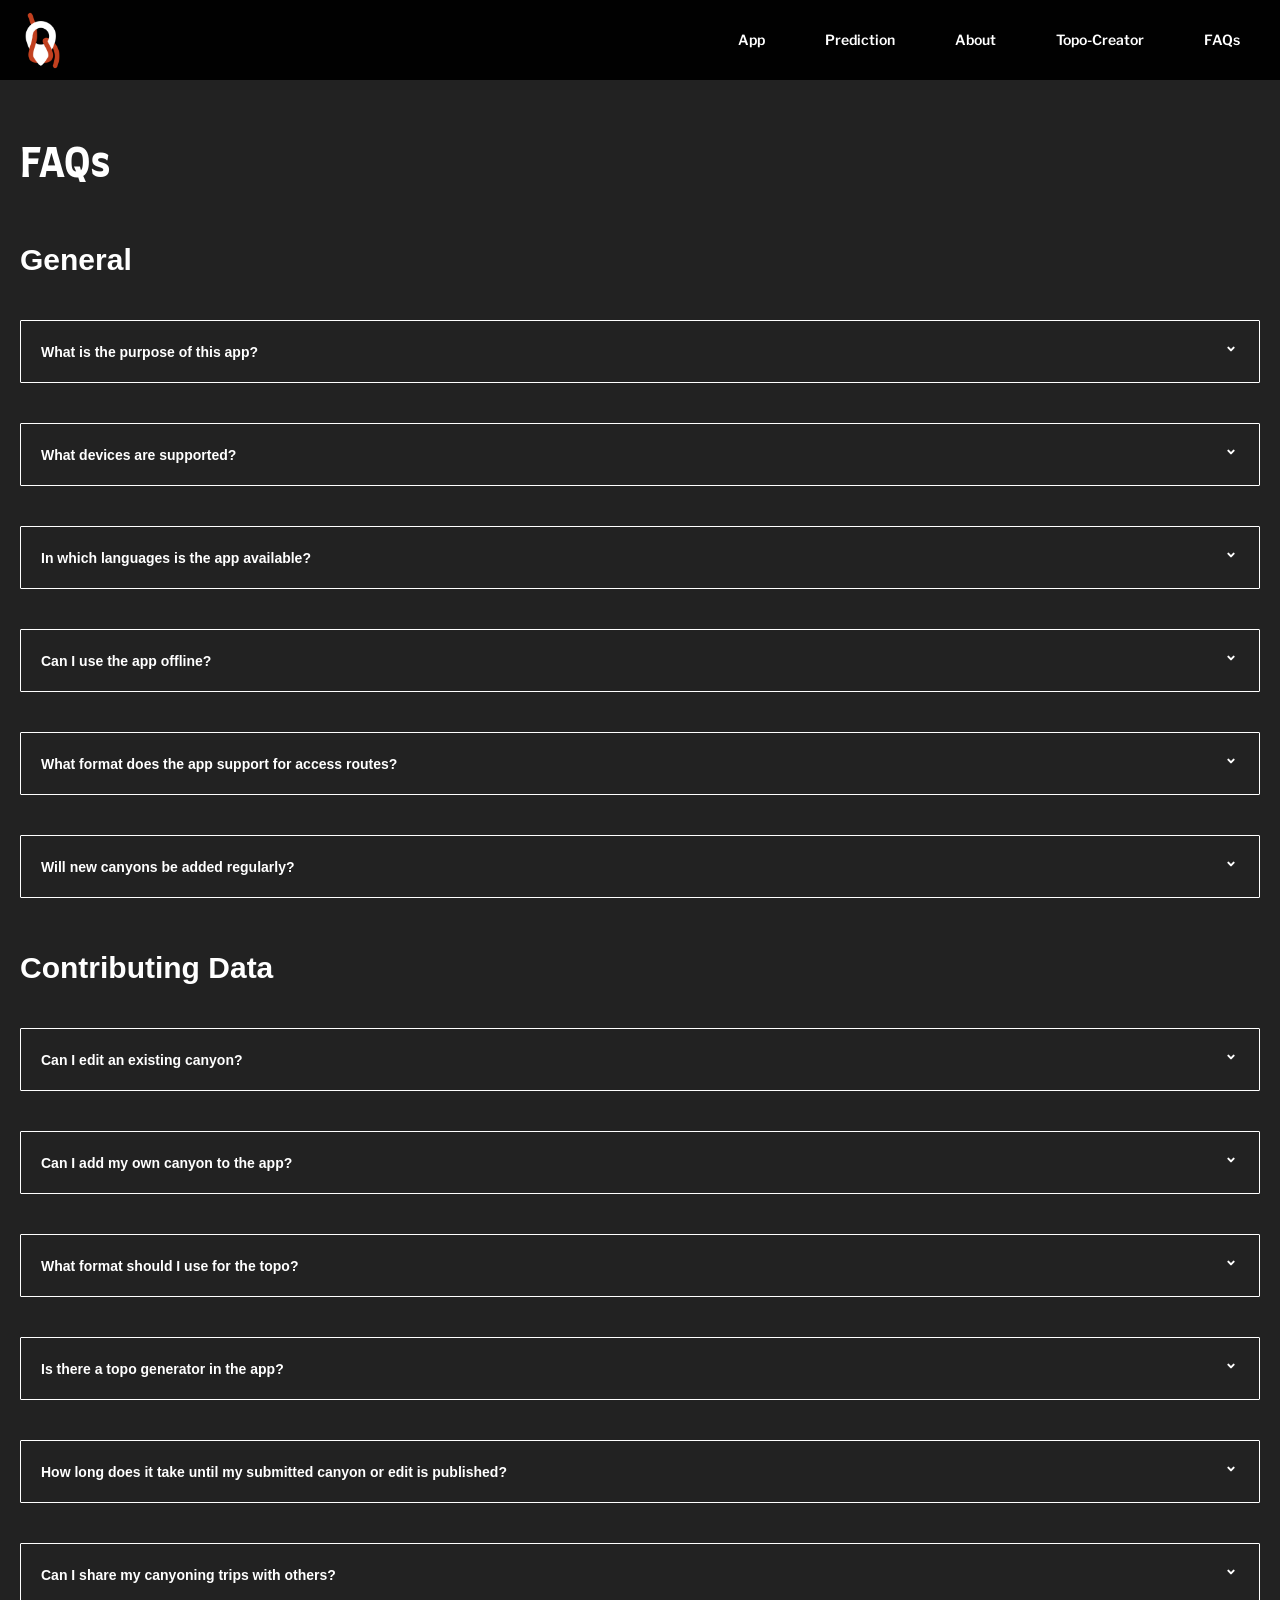
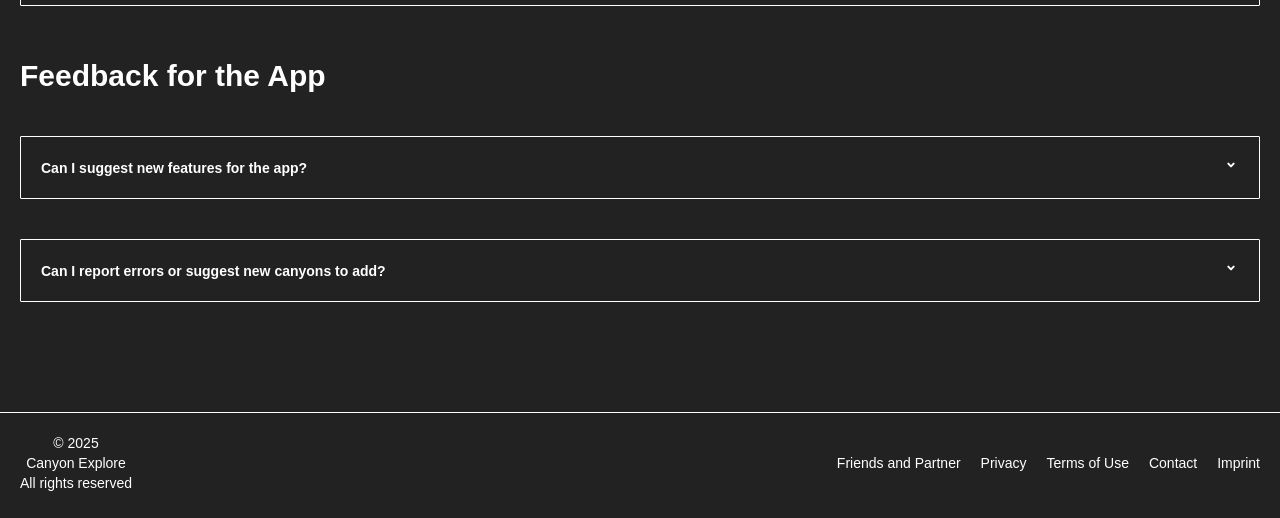
<file: faqs/index.html>
<!DOCTYPE html><html lang="en" data-wf-domain="www.canyon-explore.com" data-wf-page="677fe905c771bb90aae675e6" data-wf-site="65351b636047abfdf885dafb"><head><meta charset="utf-8"/><title>FAQs</title><meta content="Plan your next canyoning adventure effortlessly! Discover detailed topographies, interactive maps, and essential canyon information all in one app." name="description"/><meta content="FAQs" property="og:title"/><meta content="Plan your next canyoning adventure effortlessly! Discover detailed topographies, interactive maps, and essential canyon information all in one app." property="og:description"/><meta content="FAQs" property="twitter:title"/><meta content="Plan your next canyoning adventure effortlessly! Discover detailed topographies, interactive maps, and essential canyon information all in one app." property="twitter:description"/><meta property="og:type" content="website"/><meta content="summary_large_image" name="twitter:card"/><meta content="width=device-width, initial-scale=1" name="viewport"/><link href="../assets/css/site.css?v=20260331-headerfix" rel="stylesheet" type="text/css"/><link href="../assets/logos/677d293c46899a7c3271af0a_Canyon-Explore_Logo_light_blackBack_32.png" rel="shortcut icon" type="image/x-icon"/><link href="../assets/logos/677d293f7320017c57e8f703_Canyon-Explore_Logo_light_blackBack_256.png" rel="apple-touch-icon"/>
</head><body class="body-3"><div data-collapse="all" data-animation="default" data-duration="400" data-easing="ease-out" data-easing2="ease-out" role="banner" class="navigation w-nav"><div class="div-nav-bar"><div class="div-nav-logo"><div class="div-logo"><a href="/" class="link-logo w-inline-block"><img src="../assets/logos/67701f892122796ef4009e57_Canyon-Explore_Logo_light_noBack.png" loading="lazy" sizes="(max-width: 2480px) 100vw, 2480px" srcset="../assets/logos/67701f892122796ef4009e57_Canyon-Explore_Logo_light_noBack-p-500.png 500w, ../assets/logos/67701f892122796ef4009e57_Canyon-Explore_Logo_light_noBack-p-800.png 800w, ../assets/logos/67701f892122796ef4009e57_Canyon-Explore_Logo_light_noBack-p-1080.png 1080w, ../assets/logos/67701f892122796ef4009e57_Canyon-Explore_Logo_light_noBack-p-1600.png 1600w, ../assets/logos/67701f892122796ef4009e57_Canyon-Explore_Logo_light_noBack-p-2000.png 2000w, ../assets/logos/67701f892122796ef4009e57_Canyon-Explore_Logo_light_noBack.png 2480w" alt="canyon explore logo" class="image-logo"/></a></div></div><div class="div-nav-menubar"><a href="/" class="nav-link w-inline-block"><div class="text-block-nav">App</div></a><a href="/kobelache-prediction" class="nav-link w-inline-block"><div class="text-block-nav">Prediction</div></a><a href="/about" class="nav-link w-inline-block"><div class="text-block-nav">About</div></a><a href="https://topo-creator.canyon-explore.com/" target="_blank" class="nav-link w-inline-block"><div class="text-block-nav">Topo-Creator</div></a><a href="/faqs" aria-current="page" class="nav-link w-inline-block w--current"><div class="text-block-nav">FAQs</div></a></div></div><div data-w-id="5064131c-6b98-7886-200a-78e02615dc3b" class="div-nav-background"></div></div><section class="section-7"><h1 class="heading-7">FAQs</h1><div class="accordion_wrapper"><h1 class="heading-15">General</h1><div class="accordion"><div data-w-id="0ffc0d89-9aa2-147d-10ba-9e6c13dae511" class="accordion_header"><h5 class="heading-6">What is the purpose of this app?</h5><div class="accordion_icon_wrapper"><div class="code-embed w-embed"><svg width="16" height="16" viewBox="0 0 24 24" fill="none" xmlns="http://www.w3.org/2000/svg">
  <path d="M8 10L12 14L16 10" stroke="currentColor" stroke-width="3" stroke-linecap="round" stroke-linejoin="round"/>
</svg></div></div></div><div class="accordion_panel"><p class="paragraph-5">This app is designed to help canyoning enthusiasts plan and navigate their trips effortlessly. From access routes and parking to offline maps and topographies, it’s your ultimate canyoning companion.</p></div></div><div class="accordion"><div data-w-id="2fb9bab9-3be8-d2e2-0836-f276b4e56e70" class="accordion_header"><h5 class="heading-6">What devices are supported?</h5><div class="accordion_icon_wrapper"><div class="code-embed w-embed"><svg width="16" height="16" viewBox="0 0 24 24" fill="none" xmlns="http://www.w3.org/2000/svg">
  <path d="M8 10L12 14L16 10" stroke="currentColor" stroke-width="3" stroke-linecap="round" stroke-linejoin="round"/>
</svg></div></div></div><div class="accordion_panel"><p class="paragraph-5">The app is available for both Android and iOS devices. It works best on smartphones but is also compatible with tablets.</p></div></div><div class="accordion"><div data-w-id="d6859d86-4173-792b-13aa-2445476503c2" class="accordion_header"><h5 class="heading-6">In which languages is the app available?</h5><div class="accordion_icon_wrapper"><div class="code-embed w-embed"><svg width="16" height="16" viewBox="0 0 24 24" fill="none" xmlns="http://www.w3.org/2000/svg">
  <path d="M8 10L12 14L16 10" stroke="currentColor" stroke-width="3" stroke-linecap="round" stroke-linejoin="round"/>
</svg></div></div></div><div class="accordion_panel"><p class="paragraph-5">The app currently supports English, German, Spanish, Italian, Portuguese, and French. If you’d like to see additional languages, feel free to contact us.</p></div></div><div class="accordion"><div data-w-id="13d9cca9-f943-9c8b-0b12-72f56fd7ccea" class="accordion_header"><h5 class="heading-6">Can I use the app offline?</h5><div class="accordion_icon_wrapper"><div class="code-embed w-embed"><svg width="16" height="16" viewBox="0 0 24 24" fill="none" xmlns="http://www.w3.org/2000/svg">
  <path d="M8 10L12 14L16 10" stroke="currentColor" stroke-width="3" stroke-linecap="round" stroke-linejoin="round"/>
</svg></div></div></div><div class="accordion_panel"><p class="paragraph-5">Yes, you can download canyon information, maps, and topographies for offline use. This ensures you have everything you need, even when you’re off the grid.</p></div></div><div class="accordion"><div data-w-id="43839e87-7153-99d2-c128-786e023a4494" class="accordion_header"><h5 class="heading-6">What format does the app support for access routes?</h5><div class="accordion_icon_wrapper"><div class="code-embed w-embed"><svg width="16" height="16" viewBox="0 0 24 24" fill="none" xmlns="http://www.w3.org/2000/svg">
  <path d="M8 10L12 14L16 10" stroke="currentColor" stroke-width="3" stroke-linecap="round" stroke-linejoin="round"/>
</svg></div></div></div><div class="accordion_panel"><p class="paragraph-5">The app uses tracks on a included offline map to display access routes on the map, leading you directly to canyon starting points and parking lots.</p></div></div><div class="accordion"><div data-w-id="99db5e1b-1205-8427-3112-086d3090e4af" class="accordion_header"><h5 class="heading-6">Will new canyons be added regularly?</h5><div class="accordion_icon_wrapper"><div class="code-embed w-embed"><svg width="16" height="16" viewBox="0 0 24 24" fill="none" xmlns="http://www.w3.org/2000/svg">
  <path d="M8 10L12 14L16 10" stroke="currentColor" stroke-width="3" stroke-linecap="round" stroke-linejoin="round"/>
</svg></div></div></div><div class="accordion_panel"><p class="paragraph-5">Yes! We’re continually expanding our database with new canyons. Updates will be rolled out frequently to keep the app fresh and useful.</p></div></div><h1 class="heading-15">Contributing Data</h1><div class="accordion"><div data-w-id="071cd4e9-ae8a-a889-9f43-8137629a3086" class="accordion_header"><h5 class="heading-6">Can I edit an existing canyon?</h5><div class="accordion_icon_wrapper"><div class="code-embed w-embed"><svg width="16" height="16" viewBox="0 0 24 24" fill="none" xmlns="http://www.w3.org/2000/svg">
  <path d="M8 10L12 14L16 10" stroke="currentColor" stroke-width="3" stroke-linecap="round" stroke-linejoin="round"/>
</svg></div></div></div><div class="accordion_panel"><p class="paragraph-5">Yes. By clicking on &gt;Edit Canyon&lt;, you can submit an improved version of an existing canyon. Our team will review your submission and publish it as soon as possible.</p></div></div><div class="accordion"><div data-w-id="73ed248a-2b80-2d7a-085d-babcba7f3ec4" class="accordion_header"><h5 class="heading-6">Can I add my own canyon to the app?</h5><div class="accordion_icon_wrapper"><div class="code-embed w-embed"><svg width="16" height="16" viewBox="0 0 24 24" fill="none" xmlns="http://www.w3.org/2000/svg">
  <path d="M8 10L12 14L16 10" stroke="currentColor" stroke-width="3" stroke-linecap="round" stroke-linejoin="round"/>
</svg></div></div></div><div class="accordion_panel"><p class="paragraph-5">Absolutely! You can add a canyon via &gt;Add Canyon&lt; and provide all the necessary data. This should include a description, access tracks, and a topo. Once submitted, we’ll review and publish it as quickly as possible.</p></div></div><div class="accordion"><div data-w-id="7b78e923-4009-d976-fe6c-018ec3dc9199" class="accordion_header"><h5 class="heading-6">What format should I use for the topo?</h5><div class="accordion_icon_wrapper"><div class="code-embed w-embed"><svg width="16" height="16" viewBox="0 0 24 24" fill="none" xmlns="http://www.w3.org/2000/svg">
  <path d="M8 10L12 14L16 10" stroke="currentColor" stroke-width="3" stroke-linecap="round" stroke-linejoin="round"/>
</svg></div></div></div><div class="accordion_panel"><p class="paragraph-5">The topo can simply be a photo you take. Our team will then convert it into the Canyon Explore format so that it integrates seamlessly into the app.</p></div></div><div class="accordion"><div data-w-id="8e2dab2e-302e-23ae-ab59-6f6b02c01b65" class="accordion_header"><h5 class="heading-6">Is there a topo generator in the app?</h5><div class="accordion_icon_wrapper"><div class="code-embed w-embed"><svg width="16" height="16" viewBox="0 0 24 24" fill="none" xmlns="http://www.w3.org/2000/svg">
  <path d="M8 10L12 14L16 10" stroke="currentColor" stroke-width="3" stroke-linecap="round" stroke-linejoin="round"/>
</svg></div></div></div><div class="accordion_panel"><p class="paragraph-5">Not yet. Currently, you need to provide an existing topo (e.g. as a photo). However, we are working on a topo editor tool that will allow you to create and customize topos directly within Canyon Explore.</p></div></div><div class="accordion"><div data-w-id="7d417e6c-e6cf-776a-e8e1-b139251b93af" class="accordion_header"><h5 class="heading-6">How long does it take until my submitted canyon or edit is published?</h5><div class="accordion_icon_wrapper"><div class="code-embed w-embed"><svg width="16" height="16" viewBox="0 0 24 24" fill="none" xmlns="http://www.w3.org/2000/svg">
  <path d="M8 10L12 14L16 10" stroke="currentColor" stroke-width="3" stroke-linecap="round" stroke-linejoin="round"/>
</svg></div></div></div><div class="accordion_panel"><p class="paragraph-5">We usually review and publish new or updated canyons within a few days. The exact time may vary depending on the complexity and completeness of the data.</p></div></div><div class="accordion"><div data-w-id="0f349c12-0c0e-8643-f115-c1c822c24a97" class="accordion_header"><h5 class="heading-6">Can I share my canyoning trips with others?</h5><div class="accordion_icon_wrapper"><div class="code-embed w-embed"><svg width="16" height="16" viewBox="0 0 24 24" fill="none" xmlns="http://www.w3.org/2000/svg">
  <path d="M8 10L12 14L16 10" stroke="currentColor" stroke-width="3" stroke-linecap="round" stroke-linejoin="round"/>
</svg></div></div></div><div class="accordion_panel"><p class="paragraph-5">Yes! You can post that you completed a canyon and add a short report about the current circumstances (e.g., water level, obstacles, safety conditions). This helps other users get up-to-date information and makes the community stronger.</p></div></div><h1 class="heading-15">Feedback for the App</h1><div class="accordion"><div data-w-id="67c101a2-77ae-0b4c-05c6-b4e504539a61" class="accordion_header"><h5 class="heading-6">Can I suggest new features for the app?</h5><div class="accordion_icon_wrapper"><div class="code-embed w-embed"><svg width="16" height="16" viewBox="0 0 24 24" fill="none" xmlns="http://www.w3.org/2000/svg">
  <path d="M8 10L12 14L16 10" stroke="currentColor" stroke-width="3" stroke-linecap="round" stroke-linejoin="round"/>
</svg></div></div></div><div class="accordion_panel"><p class="paragraph-5">Yes, we’d love to hear your ideas! You can send your suggestions through the in-app feedback form. Your input helps us shape the future of Canyon Explore.</p></div></div><div class="accordion"><div data-w-id="307476f1-dcdf-94c0-f746-c97c3a2da885" class="accordion_header"><h5 class="heading-6">Can I report errors or suggest new canyons to add?</h5><div class="accordion_icon_wrapper"><div class="code-embed w-embed"><svg width="16" height="16" viewBox="0 0 24 24" fill="none" xmlns="http://www.w3.org/2000/svg">
  <path d="M8 10L12 14L16 10" stroke="currentColor" stroke-width="3" stroke-linecap="round" stroke-linejoin="round"/>
</svg></div></div></div><div class="accordion_panel"><p class="paragraph-5">Absolutely! We value your feedback. You can report issues or suggest new canyons directly through the app&#x27;s feedback section or by emailing us.</p></div></div></div></section><div class="footer"><div class="div-block-16"></div><div class="div-footer-container"><div class="div-footer-logo"><div class="text-block-5">© 2025<br/>Canyon Explore<br/>All rights reserved</div></div><div class="div-footer-imprint"><a href="/friends-and-partner" class="link-text-footer">Friends and Partner</a><a href="/privacy" class="link-text-footer">Privacy</a><a href="/terms-of-use" class="link-text-footer">Terms of Use</a><a href="/contact" class="link-text-footer">Contact</a><a href="/imprint" class="link-text-footer">Imprint</a></div></div></div><script src="../assets/js/site.js?v=20260331-headerfix" defer></script></body></html>
</file>
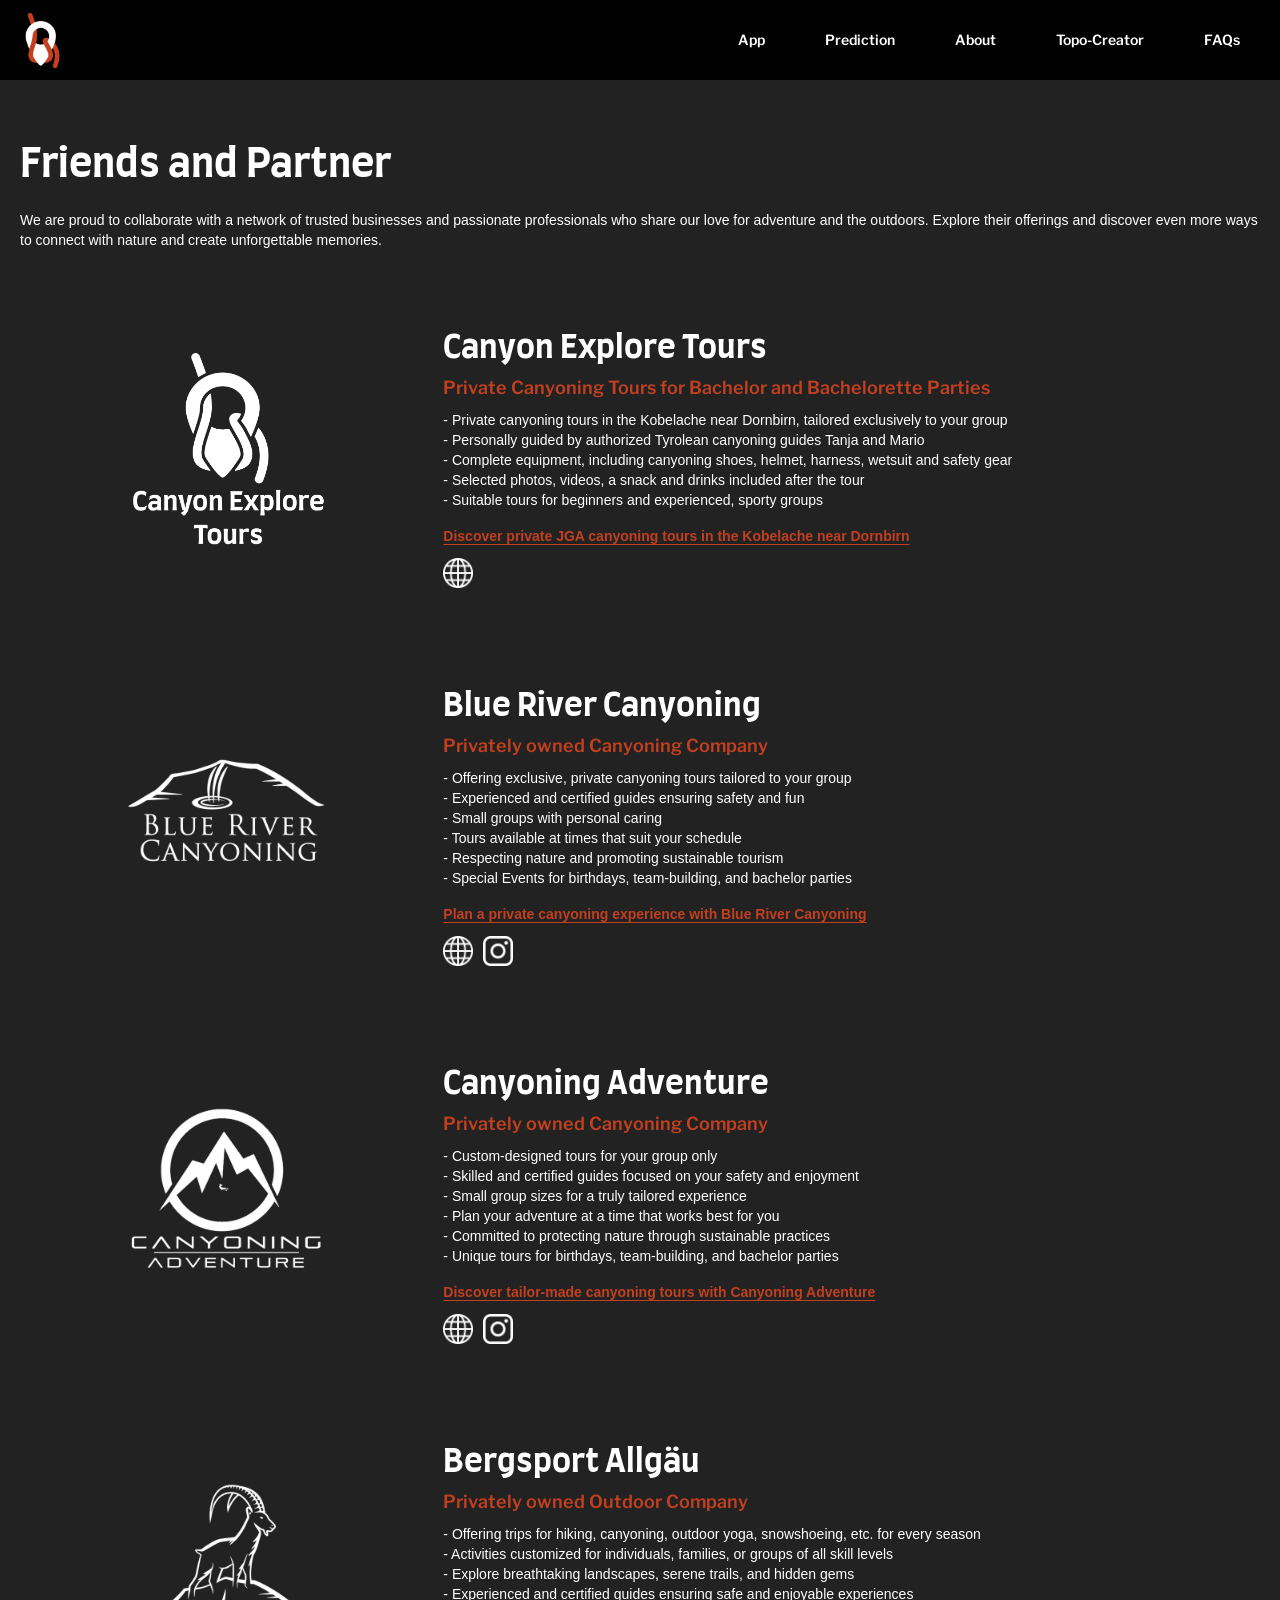
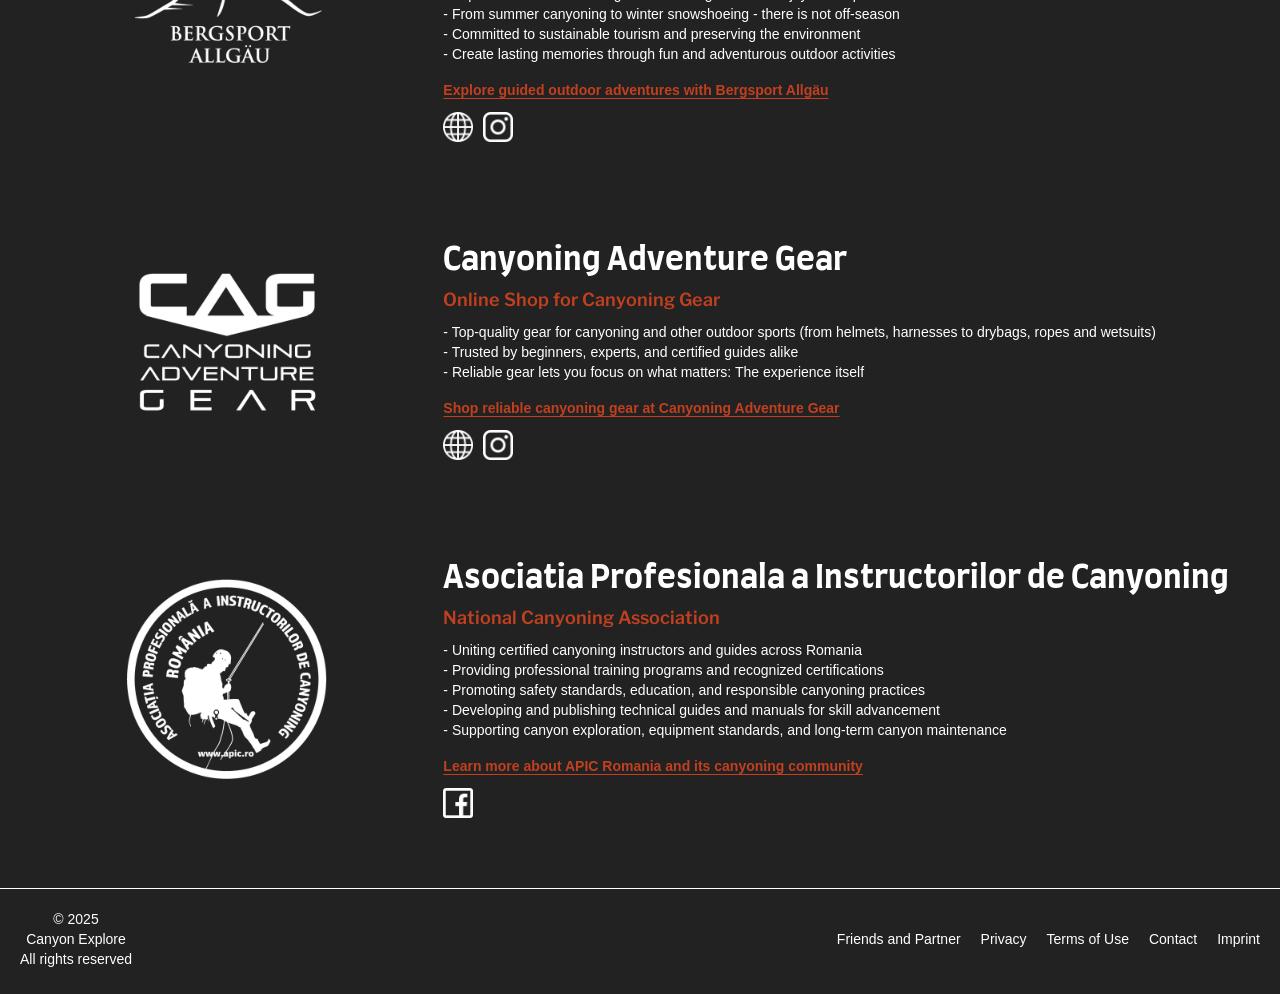
<file: friends-and-partner/index.html>
<!DOCTYPE html><html lang="en" data-wf-domain="www.canyon-explore.com" data-wf-page="677ea487ce36773c0f8bc6a1" data-wf-site="65351b636047abfdf885dafb"><head><meta charset="utf-8"/><title>Friends and Partner</title><meta content="Plan your next canyoning adventure effortlessly! Discover detailed topographies, interactive maps, and essential canyon information all in one app." name="description"/><meta content="Friends and Partner" property="og:title"/><meta content="Plan your next canyoning adventure effortlessly! Discover detailed topographies, interactive maps, and essential canyon information all in one app." property="og:description"/><meta content="Friends and Partner" property="twitter:title"/><meta content="Plan your next canyoning adventure effortlessly! Discover detailed topographies, interactive maps, and essential canyon information all in one app." property="twitter:description"/><meta property="og:type" content="website"/><meta content="summary_large_image" name="twitter:card"/><meta content="width=device-width, initial-scale=1" name="viewport"/><link href="../assets/css/site.css?v=20260331-headerfix" rel="stylesheet" type="text/css"/><link href="../assets/logos/677d293c46899a7c3271af0a_Canyon-Explore_Logo_light_blackBack_32.png" rel="shortcut icon" type="image/x-icon"/><link href="../assets/logos/677d293f7320017c57e8f703_Canyon-Explore_Logo_light_blackBack_256.png" rel="apple-touch-icon"/>
</head><body class="body"><div data-collapse="all" data-animation="default" data-duration="400" data-easing="ease-out" data-easing2="ease-out" role="banner" class="navigation w-nav"><div class="div-nav-bar"><div class="div-nav-logo"><div class="div-logo"><a href="/" class="link-logo w-inline-block"><img src="../assets/logos/67701f892122796ef4009e57_Canyon-Explore_Logo_light_noBack.png" loading="lazy" sizes="(max-width: 2480px) 100vw, 2480px" srcset="../assets/logos/67701f892122796ef4009e57_Canyon-Explore_Logo_light_noBack-p-500.png 500w, ../assets/logos/67701f892122796ef4009e57_Canyon-Explore_Logo_light_noBack-p-800.png 800w, ../assets/logos/67701f892122796ef4009e57_Canyon-Explore_Logo_light_noBack-p-1080.png 1080w, ../assets/logos/67701f892122796ef4009e57_Canyon-Explore_Logo_light_noBack-p-1600.png 1600w, ../assets/logos/67701f892122796ef4009e57_Canyon-Explore_Logo_light_noBack-p-2000.png 2000w, ../assets/logos/67701f892122796ef4009e57_Canyon-Explore_Logo_light_noBack.png 2480w" alt="canyon explore logo" class="image-logo"/></a></div></div><div class="div-nav-menubar"><a href="/" class="nav-link w-inline-block"><div class="text-block-nav">App</div></a><a href="/kobelache-prediction" class="nav-link w-inline-block"><div class="text-block-nav">Prediction</div></a><a href="/about" class="nav-link w-inline-block"><div class="text-block-nav">About</div></a><a href="https://topo-creator.canyon-explore.com/" target="_blank" class="nav-link w-inline-block"><div class="text-block-nav">Topo-Creator</div></a><a href="/faqs" class="nav-link w-inline-block"><div class="text-block-nav">FAQs</div></a></div></div><div data-w-id="5064131c-6b98-7886-200a-78e02615dc3b" class="div-nav-background"></div></div><section class="section-heading"><h1 class="heading-topline">Friends and Partner</h1><div class="text-block-6"><strong>‍</strong>We are proud to collaborate with a network of trusted businesses and passionate professionals who share our love for adventure and the outdoors. Explore their offerings and discover even more ways to connect with nature and create unforgettable memories.</div></section><section class="section-10"><div class="div-block-19"><div class="columns-6 w-row"><div class="column-5 w-col w-col-4"><div class="div-block-23"><img src="../assets/images/canyon-explore-tours-logo-monochrome.png" loading="lazy" sizes="(max-width: 479px) 96vw, (max-width: 767px) 97vw, (max-width: 991px) 31vw, (max-width: 1279px) 32vw, 33vw" alt="Canyon Explore Tours" class="image-21"/></div></div><div class="w-col w-col-8"><h2 class="heading-11">Canyon Explore Tours</h2><h4 class="heading-13">Private Canyoning Tours for Bachelor and Bachelorette Parties</h4><p>- Private canyoning tours in the Kobelache near Dornbirn, tailored exclusively to your group<br/>- Personally guided by authorized Tyrolean canyoning guides Tanja and Mario<br/>- Complete equipment, including canyoning shoes, helmet, harness, wetsuit and safety gear<br/>- Selected photos, videos, a snack and drinks included after the tour<br/>- Suitable tours for beginners and experienced, sporty groups</p><p class="partner-text-link"><a href="https://canyon-explore-tours.com/" target="_blank" rel="noopener noreferrer">Discover private JGA canyoning tours in the Kobelache near Dornbirn</a></p><div class="div-block-18"><a href="https://canyon-explore-tours.com/" target="_blank" rel="noopener noreferrer" class="w-inline-block"><img src="../assets/icons/677f95865abc6e1d8802ae7a_internet.png" loading="lazy" alt="Canyon Explore Tours website" class="image-23"/></a></div></div></div></div><div class="div-block-19"><div class="columns-6 w-row"><div class="column-5 w-col w-col-4"><div class="div-block-23"><img src="../assets/images/677f91fdb66220374d6ba45c_BRC.png" loading="lazy" sizes="(max-width: 479px) 96vw, (max-width: 767px) 97vw, (max-width: 991px) 31vw, (max-width: 1279px) 32vw, 33vw" srcset="../assets/images/677f91fdb66220374d6ba45c_BRC-p-500.png 500w, ../assets/images/677f91fdb66220374d6ba45c_BRC-p-800.png 800w, ../assets/images/677f91fdb66220374d6ba45c_BRC.png 1024w" alt="BRC" class="image-21"/></div></div><div class="w-col w-col-8"><h2 class="heading-11">Blue River Canyoning</h2><h4 class="heading-13">Privately owned Canyoning Company</h4><p>- Offering exclusive, private canyoning tours tailored to your group<br/>- Experienced and certified guides ensuring safety and fun<br/>- Small groups with personal caring<br/>- Tours available at times that suit your schedule<br/>- Respecting nature and promoting sustainable tourism<br/>- Special Events for birthdays, team-building, and bachelor parties</p><p class="partner-text-link"><a href="https://www.blueriver-canyoning.de" target="_blank" rel="noopener noreferrer">Plan a private canyoning experience with Blue River Canyoning</a></p><div class="div-block-18"><a href="https://www.blueriver-canyoning.de" target="_blank" class="w-inline-block"><img src="../assets/icons/677f95865abc6e1d8802ae7a_internet.png" loading="lazy" alt="inet" class="image-23"/></a><a href="https://www.instagram.com/blueriver_canyoning" target="_blank" class="w-inline-block"><img src="../assets/icons/677d2c56225ca322fa68c792_insta.png" loading="lazy" alt="insta icon" class="image-23"/></a></div></div></div></div><div class="div-block-19"><div class="columns-6 w-row"><div class="column-5 w-col w-col-4"><div class="div-block-23"><img src="../assets/images/677fa297aca6edfc8821f6eb_CA.png" loading="lazy" sizes="(max-width: 479px) 96vw, (max-width: 767px) 97vw, (max-width: 991px) 31vw, (max-width: 1279px) 32vw, 33vw" srcset="../assets/images/677fa297aca6edfc8821f6eb_CA-p-500.png 500w, ../assets/images/677fa297aca6edfc8821f6eb_CA-p-800.png 800w, ../assets/images/677fa297aca6edfc8821f6eb_CA.png 1024w" alt="CA" class="image-21"/></div></div><div class="w-col w-col-8"><h2 class="heading-11">Canyoning Adventure</h2><h4 class="heading-13">Privately owned Canyoning Company</h4><p>- Custom-designed tours for your group only<br/>- Skilled and certified guides focused on your safety and enjoyment<br/>- Small group sizes for a truly tailored experience<br/>- Plan your adventure at a time that works best for you<br/>- Committed to protecting nature through sustainable practices<br/>- Unique tours for birthdays, team-building, and bachelor parties</p><p class="partner-text-link"><a href="https://www.canyoningadventure.de" target="_blank" rel="noopener noreferrer">Discover tailor-made canyoning tours with Canyoning Adventure</a></p><div class="div-block-18"><a href="https://www.canyoningadventure.de" target="_blank" class="w-inline-block"><img src="../assets/icons/677f95865abc6e1d8802ae7a_internet.png" loading="lazy" alt="inet" class="image-23"/></a><a href="https://www.instagram.com/canyoningadventure" target="_blank" class="w-inline-block"><img src="../assets/icons/677d2c56225ca322fa68c792_insta.png" loading="lazy" alt="insta icon" class="image-23"/></a></div></div></div></div><div class="div-block-19"><div class="columns-6 w-row"><div class="column-5 w-col w-col-4"><div class="div-block-23"><img src="../assets/images/677f91fdb50f366a4f5233b2_BSA.png" loading="lazy" sizes="(max-width: 479px) 96vw, (max-width: 767px) 97vw, (max-width: 991px) 31vw, (max-width: 1279px) 32vw, 33vw" srcset="../assets/images/677f91fdb50f366a4f5233b2_BSA-p-500.png 500w, ../assets/images/677f91fdb50f366a4f5233b2_BSA-p-800.png 800w, ../assets/images/677f91fdb50f366a4f5233b2_BSA.png 1024w" alt="BSA" class="image-21"/></div></div><div class="w-col w-col-8"><h2 class="heading-11">Bergsport Allgäu</h2><h4 class="heading-13">Privately owned Outdoor Company</h4><p>- Offering trips for hiking, canyoning, outdoor yoga, snowshoeing, etc. for every season<br/>- Activities customized for individuals, families, or groups of all skill levels<br/>- Explore breathtaking landscapes, serene trails, and hidden gems<br/>- Experienced and certified guides ensuring safe and enjoyable experiences<br/>- From summer canyoning to winter snowshoeing - there is not off-season<br/>- Committed to sustainable tourism and preserving the environment<br/>- Create lasting memories through fun and adventurous outdoor activities</p><p class="partner-text-link"><a href="https://www.xn--bergsport-allgu-elb.de/" target="_blank" rel="noopener noreferrer">Explore guided outdoor adventures with Bergsport Allgäu</a></p><div class="div-block-18"><a href="https://www.xn--bergsport-allgu-elb.de/" target="_blank" class="w-inline-block"><img src="../assets/icons/677f95865abc6e1d8802ae7a_internet.png" loading="lazy" alt="inet" class="image-23"/></a><a href="https://www.instagram.com/bergsport_allgaeu" target="_blank" class="w-inline-block"><img src="../assets/icons/677d2c56225ca322fa68c792_insta.png" loading="lazy" alt="insta icon" class="image-23"/></a></div></div></div></div><div class="div-block-19"><div class="columns-6 w-row"><div class="column-5 w-col w-col-4"><div class="div-block-23"><img src="../assets/images/683d92dd34f4992ea3b8ad70_CAG_Logo.png" loading="lazy" sizes="(max-width: 479px) 96vw, (max-width: 767px) 97vw, (max-width: 991px) 31vw, (max-width: 1279px) 32vw, 33vw" srcset="../assets/images/683d92dd34f4992ea3b8ad70_CAG_Logo-p-500.png 500w, ../assets/images/683d92dd34f4992ea3b8ad70_CAG_Logo-p-800.png 800w, ../assets/images/683d92dd34f4992ea3b8ad70_CAG_Logo.png 1024w" alt="CAG" class="image-21"/></div></div><div class="w-col w-col-8"><h2 class="heading-11">Canyoning Adventure Gear</h2><h4 class="heading-13">Online Shop for Canyoning Gear</h4><p>- Top-quality gear for canyoning and other outdoor sports (from helmets, harnesses to drybags, ropes and wetsuits)<br/>- Trusted by beginners, experts, and certified guides alike<br/>- Reliable gear lets you focus on what matters: The experience itself</p><p class="partner-text-link"><a href="https://canyoningshop.com/" target="_blank" rel="noopener noreferrer">Shop reliable canyoning gear at Canyoning Adventure Gear</a></p><div class="div-block-18"><a href="https://canyoningshop.com/" target="_blank" class="w-inline-block"><img src="../assets/icons/677f95865abc6e1d8802ae7a_internet.png" loading="lazy" alt="inet" class="image-23"/></a><a href="#" target="_blank" class="w-inline-block"><img src="../assets/icons/677d2c56225ca322fa68c792_insta.png" loading="lazy" alt="insta icon" class="image-23"/></a></div></div></div></div><div class="div-block-19"><div class="columns-6 w-row"><div class="column-5 w-col w-col-4"><div class="div-block-23"><img src="../assets/images/69446b89327600749ee3851d_apic_romania.png" loading="lazy" sizes="(max-width: 479px) 96vw, (max-width: 767px) 97vw, (max-width: 991px) 31vw, (max-width: 5871px) 32vw, 1879px" srcset="../assets/images/69446b89327600749ee3851d_apic_romania-p-500.png 500w, ../assets/images/69446b89327600749ee3851d_apic_romania-p-800.png 800w, ../assets/images/69446b89327600749ee3851d_apic_romania.png 1879w" alt="APIC" class="image-21"/></div></div><div class="w-col w-col-8"><h2 class="heading-11">Asociatia Profesionala a Instructorilor de Canyoning</h2><h4 class="heading-13">National Canyoning Association</h4><p>- Uniting certified canyoning instructors and guides across Romania<br/>- Providing professional training programs and recognized certifications<br/>- Promoting safety standards, education, and responsible canyoning practices<br/>- Developing and publishing technical guides and manuals for skill advancement<br/>- Supporting canyon exploration, equipment standards, and long-term canyon maintenance</p><p class="partner-text-link"><a href="https://www.facebook.com/apic.romania" target="_blank" rel="noopener noreferrer">Learn more about APIC Romania and its canyoning community</a></p><div class="div-block-18"><a href="https://www.facebook.com/apic.romania" target="_blank" class="w-inline-block"><img src="../assets/icons/69446d1421a37ca243d36609_facebook.png" loading="lazy" alt="facebook" class="image-23"/></a></div></div></div></div></section><div class="footer"><div class="div-block-16"></div><div class="div-footer-container"><div class="div-footer-logo"><div class="text-block-5">© 2025<br/>Canyon Explore<br/>All rights reserved</div></div><div class="div-footer-imprint"><a href="/friends-and-partner" aria-current="page" class="link-text-footer w--current">Friends and Partner</a><a href="/privacy" class="link-text-footer">Privacy</a><a href="/terms-of-use" class="link-text-footer">Terms of Use</a><a href="/contact" class="link-text-footer">Contact</a><a href="/imprint" class="link-text-footer">Imprint</a></div></div></div><script src="../assets/js/site.js?v=20260331-headerfix" defer></script></body></html>
</file>
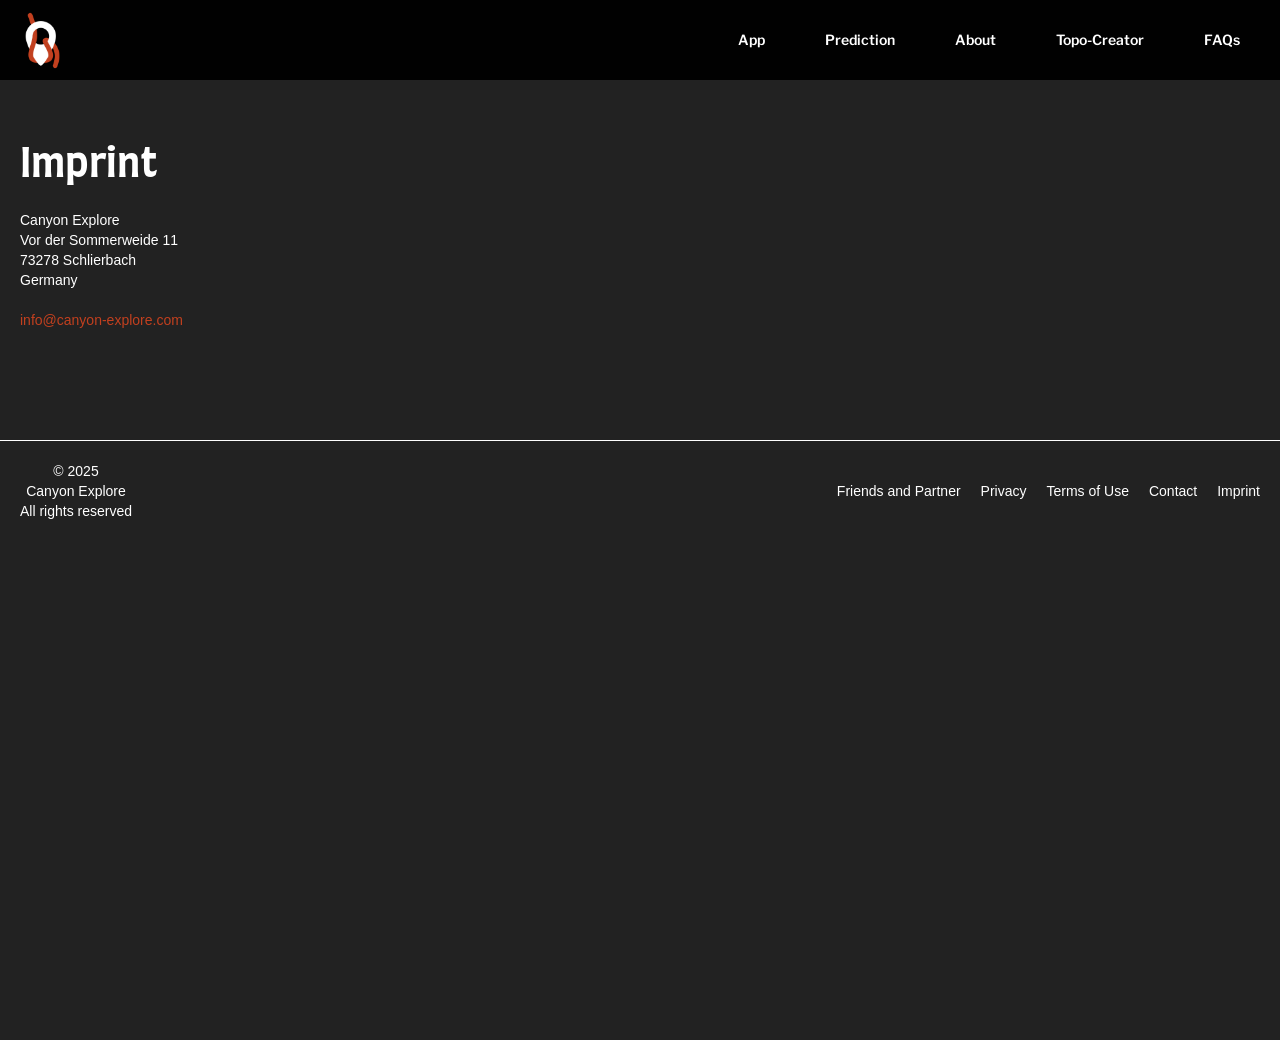
<file: imprint/index.html>
<!DOCTYPE html><html lang="en" data-wf-domain="www.canyon-explore.com" data-wf-page="677109ece0e51fd9b8145d7c" data-wf-site="65351b636047abfdf885dafb"><head><meta charset="utf-8"/><title>Imprint</title><meta content="Plan your next canyoning adventure effortlessly! Discover detailed topographies, interactive maps, and essential canyon information all in one app." name="description"/><meta content="Imprint" property="og:title"/><meta content="Plan your next canyoning adventure effortlessly! Discover detailed topographies, interactive maps, and essential canyon information all in one app." property="og:description"/><meta content="Imprint" property="twitter:title"/><meta content="Plan your next canyoning adventure effortlessly! Discover detailed topographies, interactive maps, and essential canyon information all in one app." property="twitter:description"/><meta property="og:type" content="website"/><meta content="summary_large_image" name="twitter:card"/><meta content="width=device-width, initial-scale=1" name="viewport"/><link href="../assets/css/site.css?v=20260331-headerfix" rel="stylesheet" type="text/css"/><link href="../assets/logos/677d293c46899a7c3271af0a_Canyon-Explore_Logo_light_blackBack_32.png" rel="shortcut icon" type="image/x-icon"/><link href="../assets/logos/677d293f7320017c57e8f703_Canyon-Explore_Logo_light_blackBack_256.png" rel="apple-touch-icon"/>
</head><body class="body"><div data-collapse="all" data-animation="default" data-duration="400" data-easing="ease-out" data-easing2="ease-out" role="banner" class="navigation w-nav"><div class="div-nav-bar"><div class="div-nav-logo"><div class="div-logo"><a href="/" class="link-logo w-inline-block"><img src="../assets/logos/67701f892122796ef4009e57_Canyon-Explore_Logo_light_noBack.png" loading="lazy" sizes="(max-width: 2480px) 100vw, 2480px" srcset="../assets/logos/67701f892122796ef4009e57_Canyon-Explore_Logo_light_noBack-p-500.png 500w, ../assets/logos/67701f892122796ef4009e57_Canyon-Explore_Logo_light_noBack-p-800.png 800w, ../assets/logos/67701f892122796ef4009e57_Canyon-Explore_Logo_light_noBack-p-1080.png 1080w, ../assets/logos/67701f892122796ef4009e57_Canyon-Explore_Logo_light_noBack-p-1600.png 1600w, ../assets/logos/67701f892122796ef4009e57_Canyon-Explore_Logo_light_noBack-p-2000.png 2000w, ../assets/logos/67701f892122796ef4009e57_Canyon-Explore_Logo_light_noBack.png 2480w" alt="canyon explore logo" class="image-logo"/></a></div></div><div class="div-nav-menubar"><a href="/" class="nav-link w-inline-block"><div class="text-block-nav">App</div></a><a href="/kobelache-prediction" class="nav-link w-inline-block"><div class="text-block-nav">Prediction</div></a><a href="/about" class="nav-link w-inline-block"><div class="text-block-nav">About</div></a><a href="https://topo-creator.canyon-explore.com/" target="_blank" class="nav-link w-inline-block"><div class="text-block-nav">Topo-Creator</div></a><a href="/faqs" class="nav-link w-inline-block"><div class="text-block-nav">FAQs</div></a></div></div><div data-w-id="5064131c-6b98-7886-200a-78e02615dc3b" class="div-nav-background"></div></div><section class="section-heading"><h1 class="heading-topline">Imprint</h1><p class="paragraph-6">Canyon Explore<br/>Vor der Sommerweide 11<br/>73278 Schlierbach<br/>Germany<br/><br/><a href="mailto:info@canyon-explore.com?subject=Request%20from%20Website%20Imprint">info@canyon-explore.com</a></p></section><div class="footer"><div class="div-block-16"></div><div class="div-footer-container"><div class="div-footer-logo"><div class="text-block-5">© 2025<br/>Canyon Explore<br/>All rights reserved</div></div><div class="div-footer-imprint"><a href="/friends-and-partner" class="link-text-footer">Friends and Partner</a><a href="/privacy" class="link-text-footer">Privacy</a><a href="/terms-of-use" class="link-text-footer">Terms of Use</a><a href="/contact" class="link-text-footer">Contact</a><a href="/imprint" aria-current="page" class="link-text-footer w--current">Imprint</a></div></div></div><script src="../assets/js/site.js?v=20260331-headerfix" defer></script></body></html>
</file>
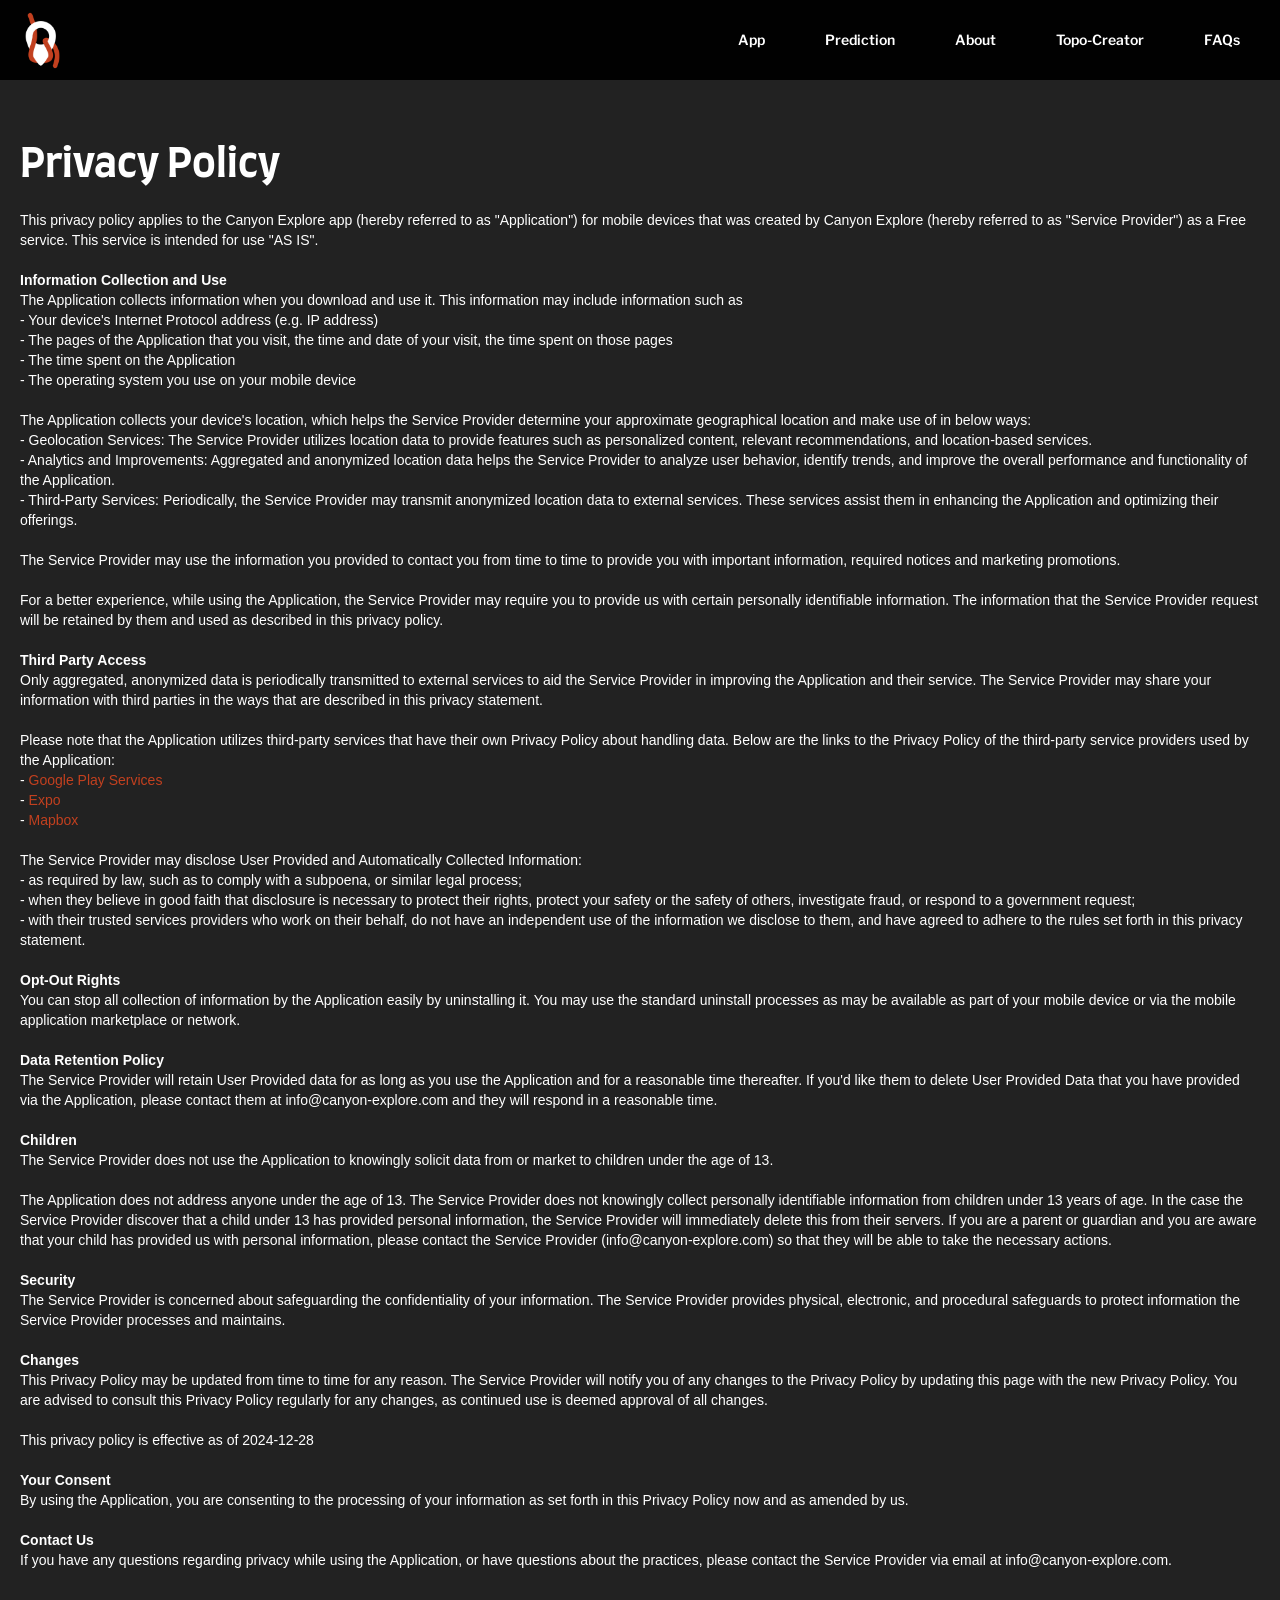
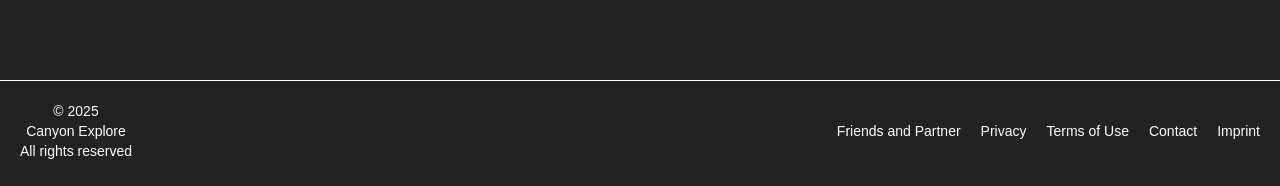
<file: privacy/index.html>
<!DOCTYPE html><html lang="en" data-wf-domain="www.canyon-explore.com" data-wf-page="663743b7056d35d92b928a18" data-wf-site="65351b636047abfdf885dafb"><head><meta charset="utf-8"/><title>Privacy Policy</title><meta content="Plan your next canyoning adventure effortlessly! Discover detailed topographies, interactive maps, and essential canyon information all in one app." name="description"/><meta content="Privacy Policy" property="og:title"/><meta content="Plan your next canyoning adventure effortlessly! Discover detailed topographies, interactive maps, and essential canyon information all in one app." property="og:description"/><meta content="Privacy Policy" property="twitter:title"/><meta content="Plan your next canyoning adventure effortlessly! Discover detailed topographies, interactive maps, and essential canyon information all in one app." property="twitter:description"/><meta property="og:type" content="website"/><meta content="summary_large_image" name="twitter:card"/><meta content="width=device-width, initial-scale=1" name="viewport"/><link href="../assets/css/site.css?v=20260331-headerfix" rel="stylesheet" type="text/css"/><link href="../assets/logos/677d293c46899a7c3271af0a_Canyon-Explore_Logo_light_blackBack_32.png" rel="shortcut icon" type="image/x-icon"/><link href="../assets/logos/677d293f7320017c57e8f703_Canyon-Explore_Logo_light_blackBack_256.png" rel="apple-touch-icon"/>
</head><body class="body"><div data-collapse="all" data-animation="default" data-duration="400" data-easing="ease-out" data-easing2="ease-out" role="banner" class="navigation w-nav"><div class="div-nav-bar"><div class="div-nav-logo"><div class="div-logo"><a href="/" class="link-logo w-inline-block"><img src="../assets/logos/67701f892122796ef4009e57_Canyon-Explore_Logo_light_noBack.png" loading="lazy" sizes="(max-width: 2480px) 100vw, 2480px" srcset="../assets/logos/67701f892122796ef4009e57_Canyon-Explore_Logo_light_noBack-p-500.png 500w, ../assets/logos/67701f892122796ef4009e57_Canyon-Explore_Logo_light_noBack-p-800.png 800w, ../assets/logos/67701f892122796ef4009e57_Canyon-Explore_Logo_light_noBack-p-1080.png 1080w, ../assets/logos/67701f892122796ef4009e57_Canyon-Explore_Logo_light_noBack-p-1600.png 1600w, ../assets/logos/67701f892122796ef4009e57_Canyon-Explore_Logo_light_noBack-p-2000.png 2000w, ../assets/logos/67701f892122796ef4009e57_Canyon-Explore_Logo_light_noBack.png 2480w" alt="canyon explore logo" class="image-logo"/></a></div></div><div class="div-nav-menubar"><a href="/" class="nav-link w-inline-block"><div class="text-block-nav">App</div></a><a href="/kobelache-prediction" class="nav-link w-inline-block"><div class="text-block-nav">Prediction</div></a><a href="/about" class="nav-link w-inline-block"><div class="text-block-nav">About</div></a><a href="https://topo-creator.canyon-explore.com/" target="_blank" class="nav-link w-inline-block"><div class="text-block-nav">Topo-Creator</div></a><a href="/faqs" class="nav-link w-inline-block"><div class="text-block-nav">FAQs</div></a></div></div><div data-w-id="5064131c-6b98-7886-200a-78e02615dc3b" class="div-nav-background"></div></div><section class="section-heading"><h1 class="heading-topline">Privacy Policy</h1><div class="text-block-6"><strong>‍</strong>This privacy policy applies to the Canyon Explore app (hereby referred to as &quot;Application&quot;) for mobile devices that was created by Canyon Explore (hereby referred to as &quot;Service Provider&quot;) as a Free service. This service is intended for use &quot;AS IS&quot;.<br/><br/>‍<strong>Information Collection and Use<br/>‍</strong>The Application collects information when you download and use it. This information may include information such as<br/>- Your device&#x27;s Internet Protocol address (e.g. IP address)<br/>- The pages of the Application that you visit, the time and date of your visit, the time spent on those pages<br/>- The time spent on the Application<br/>- The operating system you use on your mobile device<br/><br/>The Application collects your device&#x27;s location, which helps the Service Provider determine your approximate geographical location and make use of in below ways:<br/>- Geolocation Services: The Service Provider utilizes location data to provide features such as personalized content, relevant recommendations, and location-based services.<br/>- Analytics and Improvements: Aggregated and anonymized location data helps the Service Provider to analyze user behavior, identify trends, and improve the overall performance and functionality of the Application.<br/>- Third-Party Services: Periodically, the Service Provider may transmit anonymized location data to external services. These services assist them in enhancing the Application and optimizing their offerings.<br/><br/>The Service Provider may use the information you provided to contact you from time to time to provide you with important information, required notices and marketing promotions.<br/><br/>For a better experience, while using the Application, the Service Provider may require you to provide us with certain personally identifiable information. The information that the Service Provider request will be retained by them and used as described in this privacy policy.<br/><br/>‍<strong>Third Party Access<br/>‍</strong>Only aggregated, anonymized data is periodically transmitted to external services to aid the Service Provider in improving the Application and their service. The Service Provider may share your information with third parties in the ways that are described in this privacy statement.<br/>‍<br/>Please note that the Application utilizes third-party services that have their own Privacy Policy about handling data. Below are the links to the Privacy Policy of the third-party service providers used by the Application:<br/>- <a href="https://www.google.com/policies/privacy/" target="_blank">Google Play Services</a><br/>- <a href="https://expo.io/privacy" target="_blank">Expo</a><br/>- <a href="https://www.mapbox.com/legal/privacy" target="_blank">Mapbox</a><br/>‍<a href="https://www.google.com/policies/privacy/" target="_blank">‍</a><br/>The Service Provider may disclose User Provided and Automatically Collected Information:<br/>- as required by law, such as to comply with a subpoena, or similar legal process;<br/>- when they believe in good faith that disclosure is necessary to protect their rights, protect your safety or the safety of others, investigate fraud, or respond to a government request;<br/>- with their trusted services providers who work on their behalf, do not have an independent use of the information we disclose to them, and have agreed to adhere to the rules set forth in this privacy statement.<br/><br/>‍<strong>Opt-Out Rights<br/>‍</strong>You can stop all collection of information by the Application easily by uninstalling it. You may use the standard uninstall processes as may be available as part of your mobile device or via the mobile application marketplace or network.<br/><br/>‍<strong>Data Retention Policy<br/>‍</strong>The Service Provider will retain User Provided data for as long as you use the Application and for a reasonable time thereafter. If you&#x27;d like them to delete User Provided Data that you have provided via the Application, please contact them at info@canyon-explore.com and they will respond in a reasonable time.<br/><br/>‍<strong>Children<br/>‍</strong>The Service Provider does not use the Application to knowingly solicit data from or market to children under the age of 13.<br/>‍<br/>The Application does not address anyone under the age of 13. The Service Provider does not knowingly collect personally identifiable information from children under 13 years of age. In the case the Service Provider discover that a child under 13 has provided personal information, the Service Provider will immediately delete this from their servers. If you are a parent or guardian and you are aware that your child has provided us with personal information, please contact the Service Provider (info@canyon-explore.com) so that they will be able to take the necessary actions.<br/><br/>‍<strong>Security<br/>‍</strong>The Service Provider is concerned about safeguarding the confidentiality of your information. The Service Provider provides physical, electronic, and procedural safeguards to protect information the Service Provider processes and maintains.<br/><br/>‍<strong>Changes<br/>‍</strong>This Privacy Policy may be updated from time to time for any reason. The Service Provider will notify you of any changes to the Privacy Policy by updating this page with the new Privacy Policy. You are advised to consult this Privacy Policy regularly for any changes, as continued use is deemed approval of all changes.<br/><br/>This privacy policy is effective as of 2024-12-28<br/><br/>‍<strong>Your Consent<br/>‍</strong>By using the Application, you are consenting to the processing of your information as set forth in this Privacy Policy now and as amended by us.<br/><br/>‍<strong>Contact Us<br/>‍</strong>If you have any questions regarding privacy while using the Application, or have questions about the practices, please contact the Service Provider via email at info@canyon-explore.com.</div></section><div class="footer"><div class="div-block-16"></div><div class="div-footer-container"><div class="div-footer-logo"><div class="text-block-5">© 2025<br/>Canyon Explore<br/>All rights reserved</div></div><div class="div-footer-imprint"><a href="/friends-and-partner" class="link-text-footer">Friends and Partner</a><a href="/privacy" aria-current="page" class="link-text-footer w--current">Privacy</a><a href="/terms-of-use" class="link-text-footer">Terms of Use</a><a href="/contact" class="link-text-footer">Contact</a><a href="/imprint" class="link-text-footer">Imprint</a></div></div></div><script src="../assets/js/site.js?v=20260331-headerfix" defer></script></body></html>
</file>
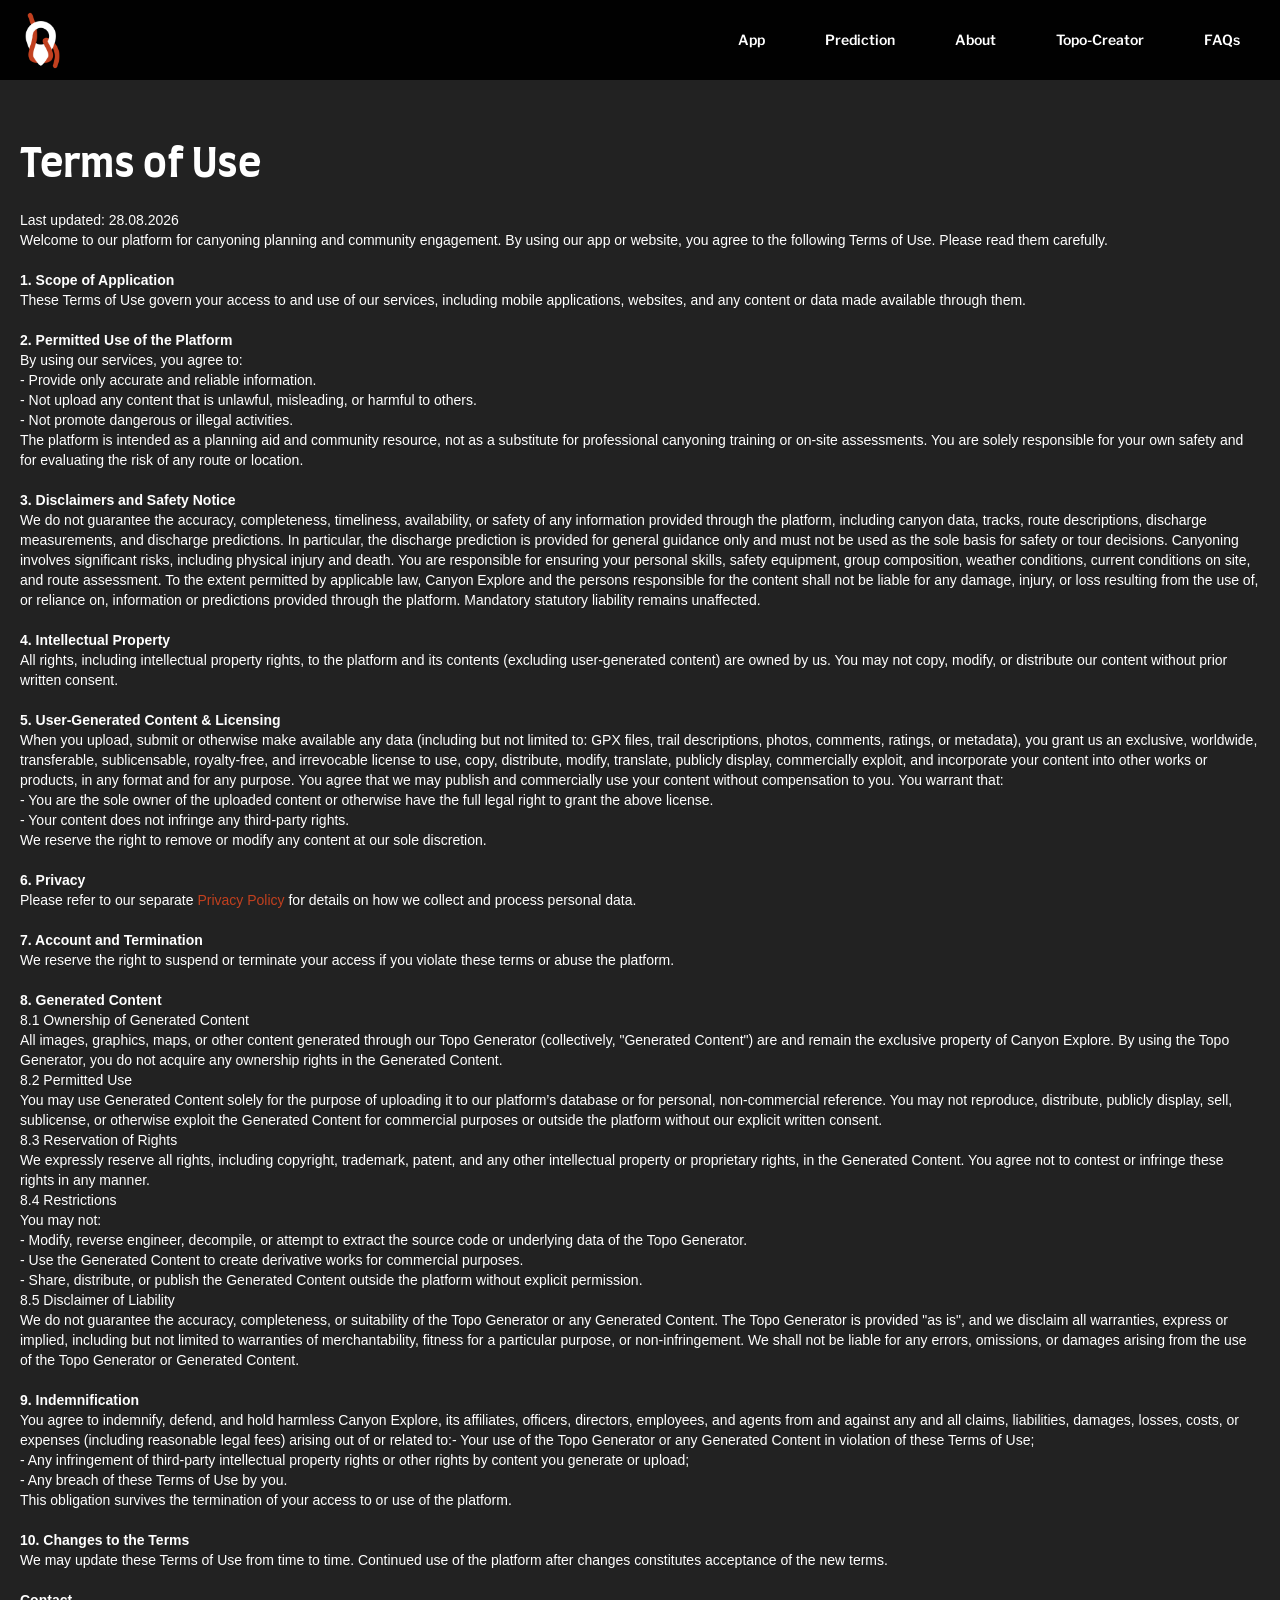
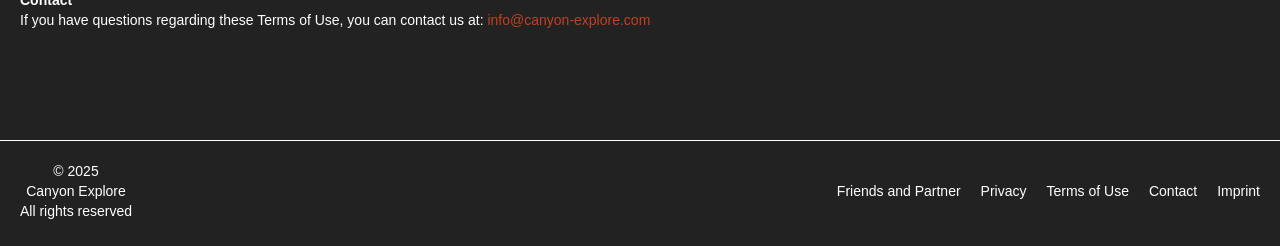
<file: terms-of-use/index.html>
<!DOCTYPE html><html lang="en" data-wf-domain="www.canyon-explore.com" data-wf-page="688395855331e40c3d7d03d4" data-wf-site="65351b636047abfdf885dafb"><head><meta charset="utf-8"/><title>Terms of Use</title><meta content="Plan your next canyoning adventure effortlessly! Discover detailed topographies, interactive maps, and essential canyon information all in one app." name="description"/><meta content="Terms of Use" property="og:title"/><meta content="Plan your next canyoning adventure effortlessly! Discover detailed topographies, interactive maps, and essential canyon information all in one app." property="og:description"/><meta content="Terms of Use" property="twitter:title"/><meta content="Plan your next canyoning adventure effortlessly! Discover detailed topographies, interactive maps, and essential canyon information all in one app." property="twitter:description"/><meta property="og:type" content="website"/><meta content="summary_large_image" name="twitter:card"/><meta content="width=device-width, initial-scale=1" name="viewport"/><link href="../assets/css/site.css?v=20260331-headerfix" rel="stylesheet" type="text/css"/><link href="../assets/logos/677d293c46899a7c3271af0a_Canyon-Explore_Logo_light_blackBack_32.png" rel="shortcut icon" type="image/x-icon"/><link href="../assets/logos/677d293f7320017c57e8f703_Canyon-Explore_Logo_light_blackBack_256.png" rel="apple-touch-icon"/><script type="application/ld+json">
{
  "@context": "https://schema.org",
  "@type": "WebPage",
  "name": "Terms of Use",
  "description": "Plan your next canyoning adventure effortlessly! Discover detailed topographies, interactive maps, and essential canyon information all in one app.",
  "url": "/terms-of-use",
  "mainEntity": {
    "@type": "Article",
    "headline": "Terms of Use",
    "about": "Terms and conditions for using the Canyon Explore platform",
    "publisher": {
      "@type": "Organization",
      "name": "Canyon Explore",
      "logo": {
        "@type": "ImageObject",
        "url": "../assets/logos/67701f892122796ef4009e57_Canyon-Explore_Logo_light_noBack.png"
      },
      "email": "info@canyon-explore.com"
    }
  },
  "breadcrumb": {
    "@type": "BreadcrumbList",
    "itemListElement": [
      {
        "@type": "ListItem",
        "position": 1,
        "name": "Home",
        "item": "/"
      },
      {
        "@type": "ListItem",
        "position": 2,
        "name": "Terms of Use",
        "item": "/terms-of-use"
      }
    ]
  }
}
</script>
</head><body class="body"><div data-collapse="all" data-animation="default" data-duration="400" data-easing="ease-out" data-easing2="ease-out" role="banner" class="navigation w-nav"><div class="div-nav-bar"><div class="div-nav-logo"><div class="div-logo"><a href="/" class="link-logo w-inline-block"><img src="../assets/logos/67701f892122796ef4009e57_Canyon-Explore_Logo_light_noBack.png" loading="lazy" sizes="(max-width: 2480px) 100vw, 2480px" srcset="../assets/logos/67701f892122796ef4009e57_Canyon-Explore_Logo_light_noBack-p-500.png 500w, ../assets/logos/67701f892122796ef4009e57_Canyon-Explore_Logo_light_noBack-p-800.png 800w, ../assets/logos/67701f892122796ef4009e57_Canyon-Explore_Logo_light_noBack-p-1080.png 1080w, ../assets/logos/67701f892122796ef4009e57_Canyon-Explore_Logo_light_noBack-p-1600.png 1600w, ../assets/logos/67701f892122796ef4009e57_Canyon-Explore_Logo_light_noBack-p-2000.png 2000w, ../assets/logos/67701f892122796ef4009e57_Canyon-Explore_Logo_light_noBack.png 2480w" alt="canyon explore logo" class="image-logo"/></a></div></div><div class="div-nav-menubar"><a href="/" class="nav-link w-inline-block"><div class="text-block-nav">App</div></a><a href="/kobelache-prediction" class="nav-link w-inline-block"><div class="text-block-nav">Prediction</div></a><a href="/about" class="nav-link w-inline-block"><div class="text-block-nav">About</div></a><a href="https://topo-creator.canyon-explore.com/" target="_blank" class="nav-link w-inline-block"><div class="text-block-nav">Topo-Creator</div></a><a href="/faqs" class="nav-link w-inline-block"><div class="text-block-nav">FAQs</div></a></div></div><div data-w-id="5064131c-6b98-7886-200a-78e02615dc3b" class="div-nav-background"></div></div><section class="section-heading"><h1 class="heading-topline">Terms of Use</h1><div class="text-block-9">Last updated: 28.08.2026<br/>Welcome to our platform for canyoning planning and community engagement. By using our app or website, you agree to the following Terms of Use. Please read them carefully.<br/><br/><strong>1. Scope of Application</strong><br/>These Terms of Use govern your access to and use of our services, including mobile applications, websites, and any content or data made available through them.<br/><br/><strong>2. Permitted Use of the Platform</strong><br/>By using our services, you agree to:<br/>- Provide only accurate and reliable information.<br/>- Not upload any content that is unlawful, misleading, or harmful to others.<br/>- Not promote dangerous or illegal activities.<br/>The platform is intended as a planning aid and community resource, not as a substitute for professional canyoning training or on-site assessments. You are solely responsible for your own safety and for evaluating the risk of any route or location.<br/><br/><strong>3. Disclaimers and Safety Notice</strong><br/>We do not guarantee the accuracy, completeness, timeliness, availability, or safety of any information provided through the platform, including canyon data, tracks, route descriptions, discharge measurements, and discharge predictions. In particular, the discharge prediction is provided for general guidance only and must not be used as the sole basis for safety or tour decisions. Canyoning involves significant risks, including physical injury and death. You are responsible for ensuring your personal skills, safety equipment, group composition, weather conditions, current conditions on site, and route assessment. To the extent permitted by applicable law, Canyon Explore and the persons responsible for the content shall not be liable for any damage, injury, or loss resulting from the use of, or reliance on, information or predictions provided through the platform. Mandatory statutory liability remains unaffected.<br/><br/><strong>4. Intellectual Property</strong><br/>All rights, including intellectual property rights, to the platform and its contents (excluding user-generated content) are owned by us. You may not copy, modify, or distribute our content without prior written consent.<br/><br/><strong>5. User-Generated Content &amp; Licensing</strong><br/>When you upload, submit or otherwise make available any data (including but not limited to: GPX files, trail descriptions, photos, comments, ratings, or metadata), you grant us an exclusive, worldwide, transferable, sublicensable, royalty-free, and irrevocable license to use, copy, distribute, modify, translate, publicly display, commercially exploit, and incorporate your content into other works or products, in any format and for any purpose. You agree that we may publish and commercially use your content without compensation to you. You warrant that:<br/>- You are the sole owner of the uploaded content or otherwise have the full legal right to grant the above license.<br/>- Your content does not infringe any third-party rights.<br/>We reserve the right to remove or modify any content at our sole discretion.<br/><br/><strong>6. Privacy</strong><br/>Please refer to our separate <a href="/privacy">Privacy Policy</a> for details on how we collect and process personal data.<br/><br/><strong>7. Account and Termination</strong><br/>We reserve the right to suspend or terminate your access if you violate these terms or abuse the platform.<br/><br/><strong>8. Generated Content</strong><br/>8.1 Ownership of Generated Content<br/>All images, graphics, maps, or other content generated through our Topo Generator (collectively, &quot;Generated Content&quot;) are and remain the exclusive property of Canyon Explore. By using the Topo Generator, you do not acquire any ownership rights in the Generated Content.<br/>8.2 Permitted Use<br/>You may use Generated Content solely for the purpose of uploading it to our platform’s database or for personal, non-commercial reference. You may not reproduce, distribute, publicly display, sell, sublicense, or otherwise exploit the Generated Content for commercial purposes or outside the platform without our explicit written consent.<br/>8.3 Reservation of Rights<br/>We expressly reserve all rights, including copyright, trademark, patent, and any other intellectual property or proprietary rights, in the Generated Content. You agree not to contest or infringe these rights in any manner.<br/>8.4 Restrictions<br/>You may not:<br/>- Modify, reverse engineer, decompile, or attempt to extract the source code or underlying data of the Topo Generator.<br/>- Use the Generated Content to create derivative works for commercial purposes.<br/>- Share, distribute, or publish the Generated Content outside the platform without explicit permission.<br/>8.5 Disclaimer of Liability<br/>We do not guarantee the accuracy, completeness, or suitability of the Topo Generator or any Generated Content. The Topo Generator is provided &quot;as is&quot;, and we disclaim all warranties, express or implied, including but not limited to warranties of merchantability, fitness for a particular purpose, or non-infringement. We shall not be liable for any errors, omissions, or damages arising from the use of the Topo Generator or Generated Content.<br/><br/><strong>9. Indemnification</strong><br/>You agree to indemnify, defend, and hold harmless Canyon Explore, its affiliates, officers, directors, employees, and agents from and against any and all claims, liabilities, damages, losses, costs, or expenses (including reasonable legal fees) arising out of or related to:- Your use of the Topo Generator or any Generated Content in violation of these Terms of Use;<br/>- Any infringement of third-party intellectual property rights or other rights by content you generate or upload;<br/>- Any breach of these Terms of Use by you.<br/>This obligation survives the termination of your access to or use of the platform.<br/><br/><strong>10. Changes to the Terms</strong><br/>We may update these Terms of Use from time to time. Continued use of the platform after changes constitutes acceptance of the new terms.<br/><br/><strong>Contact</strong><br/>If you have questions regarding these Terms of Use, you can contact us at: <a href="mailto:info@canyon-explore.com?subject=Question%20regarding%20Terms%20of%20Use">info@canyon-explore.com</a></div></section><div class="footer"><div class="div-block-16"></div><div class="div-footer-container"><div class="div-footer-logo"><div class="text-block-5">© 2025<br/>Canyon Explore<br/>All rights reserved</div></div><div class="div-footer-imprint"><a href="/friends-and-partner" class="link-text-footer">Friends and Partner</a><a href="/privacy" class="link-text-footer">Privacy</a><a href="/terms-of-use" aria-current="page" class="link-text-footer w--current">Terms of Use</a><a href="/contact" class="link-text-footer">Contact</a><a href="/imprint" class="link-text-footer">Imprint</a></div></div></div><script src="../assets/js/site.js?v=20260331-headerfix" defer></script></body></html>
</file>
<file: assets/css/site.css>
@font-face {
  font-family: 'Farro';
  font-style: normal;
  font-weight: 300;
  font-display: swap;
  src: url('../fonts/i7dJIFl3byGNHa3hNJ6-.ttf') format('truetype');
}

@font-face {
  font-family: 'Farro';
  font-style: normal;
  font-weight: 400;
  font-display: swap;
  src: url('../fonts/i7dEIFl3byGNHZVN.ttf') format('truetype');
}

@font-face {
  font-family: 'Farro';
  font-style: normal;
  font-weight: 500;
  font-display: swap;
  src: url('../fonts/i7dJIFl3byGNHa25NZ6-.ttf') format('truetype');
}

@font-face {
  font-family: 'Farro';
  font-style: normal;
  font-weight: 700;
  font-display: swap;
  src: url('../fonts/i7dJIFl3byGNHa3xM56-.ttf') format('truetype');
}

@font-face {
  font-family: 'IBM Plex Mono';
  font-style: normal;
  font-weight: 300;
  font-display: swap;
  src: url('../fonts/-F6qfjptAgt5VM-kVkqdyU8n3oQI8lc.ttf') format('truetype');
}

@font-face {
  font-family: 'IBM Plex Mono';
  font-style: normal;
  font-weight: 400;
  font-display: swap;
  src: url('../fonts/-F63fjptAgt5VM-kVkqdyU8n5ig.ttf') format('truetype');
}

@font-face {
  font-family: 'IBM Plex Mono';
  font-style: normal;
  font-weight: 500;
  font-display: swap;
  src: url('../fonts/-F6qfjptAgt5VM-kVkqdyU8n3twJ8lc.ttf') format('truetype');
}

@font-face {
  font-family: 'IBM Plex Mono';
  font-style: normal;
  font-weight: 600;
  font-display: swap;
  src: url('../fonts/-F6qfjptAgt5VM-kVkqdyU8n3vAO8lc.ttf') format('truetype');
}

@font-face {
  font-family: 'IBM Plex Mono';
  font-style: normal;
  font-weight: 700;
  font-display: swap;
  src: url('../fonts/-F6qfjptAgt5VM-kVkqdyU8n3pQP8lc.ttf') format('truetype');
}

@font-face {
  font-family: 'Libre Franklin';
  font-style: normal;
  font-weight: 300;
  font-display: swap;
  src: url('../fonts/jizOREVItHgc8qDIbSTKq4XkRg8T88bjFuXOnduhcMWUBw.ttf') format('truetype');
}

@font-face {
  font-family: 'Libre Franklin';
  font-style: normal;
  font-weight: 400;
  font-display: swap;
  src: url('../fonts/jizOREVItHgc8qDIbSTKq4XkRg8T88bjFuXOnduhLsWUBw.ttf') format('truetype');
}

@font-face {
  font-family: 'Libre Franklin';
  font-style: normal;
  font-weight: 500;
  font-display: swap;
  src: url('../fonts/jizOREVItHgc8qDIbSTKq4XkRg8T88bjFuXOnduhHMWUBw.ttf') format('truetype');
}

@font-face {
  font-family: 'Libre Franklin';
  font-style: normal;
  font-weight: 600;
  font-display: swap;
  src: url('../fonts/jizOREVItHgc8qDIbSTKq4XkRg8T88bjFuXOnduh8MKUBw.ttf') format('truetype');
}

@font-face {
  font-family: 'Libre Franklin';
  font-style: normal;
  font-weight: 700;
  font-display: swap;
  src: url('../fonts/jizOREVItHgc8qDIbSTKq4XkRg8T88bjFuXOnduhycKUBw.ttf') format('truetype');
}

html {
  -webkit-text-size-adjust: 100%;
  -ms-text-size-adjust: 100%;
  font-family: sans-serif;
}

body {
  margin: 0;
}

article, aside, details, figcaption, figure, footer, header, hgroup, main, menu, nav, section, summary {
  display: block;
}

audio, canvas, progress, video {
  vertical-align: baseline;
  display: inline-block;
}

audio:not([controls]) {
  height: 0;
  display: none;
}

[hidden], template {
  display: none;
}

a {
  background-color: #0000;
}

a:active, a:hover {
  outline: 0;
}

abbr[title] {
  border-bottom: 1px dotted;
}

b, strong {
  font-weight: bold;
}

dfn {
  font-style: italic;
}

h1 {
  margin: .67em 0;
  font-size: 2em;
}

mark {
  color: #000;
  background: #ff0;
}

small {
  font-size: 80%;
}

sub, sup {
  vertical-align: baseline;
  font-size: 75%;
  line-height: 0;
  position: relative;
}

sup {
  top: -.5em;
}

sub {
  bottom: -.25em;
}

img {
  border: 0;
}

svg:not(:root) {
  overflow: hidden;
}

hr {
  box-sizing: content-box;
  height: 0;
}

pre {
  overflow: auto;
}

code, kbd, pre, samp {
  font-family: monospace;
  font-size: 1em;
}

button, input, optgroup, select, textarea {
  color: inherit;
  font: inherit;
  margin: 0;
}

button {
  overflow: visible;
}

button, select {
  text-transform: none;
}

button, html input[type="button"], input[type="reset"] {
  -webkit-appearance: button;
  cursor: pointer;
}

button[disabled], html input[disabled] {
  cursor: default;
}

button::-moz-focus-inner, input::-moz-focus-inner {
  border: 0;
  padding: 0;
}

input {
  line-height: normal;
}

input[type="checkbox"], input[type="radio"] {
  box-sizing: border-box;
  padding: 0;
}

input[type="number"]::-webkit-inner-spin-button, input[type="number"]::-webkit-outer-spin-button {
  height: auto;
}

input[type="search"] {
  -webkit-appearance: none;
}

input[type="search"]::-webkit-search-cancel-button, input[type="search"]::-webkit-search-decoration {
  -webkit-appearance: none;
}

legend {
  border: 0;
  padding: 0;
}

textarea {
  overflow: auto;
}

optgroup {
  font-weight: bold;
}

table {
  border-collapse: collapse;
  border-spacing: 0;
}

td, th {
  padding: 0;
}

@font-face {
  font-family: site-icons;
  src: url("[data-uri]") format("truetype");
  font-weight: normal;
  font-style: normal;
}

[class^="w-icon-"], [class*=" w-icon-"] {
  speak: none;
  font-variant: normal;
  text-transform: none;
  -webkit-font-smoothing: antialiased;
  -moz-osx-font-smoothing: grayscale;
  font-style: normal;
  font-weight: normal;
  line-height: 1;
  font-family: site-icons !important;
}

.w-icon-slider-right:before {
  content: "";
}

.w-icon-slider-left:before {
  content: "";
}

.w-icon-nav-menu:before {
  content: "";
}

.w-icon-arrow-down:before, .w-icon-dropdown-toggle:before {
  content: "";
}

.w-icon-file-upload-remove:before {
  content: "";
}

.w-icon-file-upload-icon:before {
  content: "";
}

* {
  box-sizing: border-box;
}

html {
  height: 100%;
}

body {
  color: #333;
  background-color: #fff;
  min-height: 100%;
  margin: 0;
  font-family: Arial, sans-serif;
  font-size: 14px;
  line-height: 20px;
}

img {
  vertical-align: middle;
  max-width: 100%;
  display: inline-block;
}

html.w-mod-touch * {
  background-attachment: scroll !important;
}

.w-block {
  display: block;
}

.w-inline-block {
  max-width: 100%;
  display: inline-block;
}

.w-clearfix:before, .w-clearfix:after {
  content: " ";
  grid-area: 1 / 1 / 2 / 2;
  display: table;
}

.w-clearfix:after {
  clear: both;
}

.w-hidden {
  display: none;
}

.w-button {
  color: #fff;
  line-height: inherit;
  cursor: pointer;
  background-color: #3898ec;
  border: 0;
  border-radius: 0;
  padding: 9px 15px;
  text-decoration: none;
  display: inline-block;
}

input.w-button {
  -webkit-appearance: button;
}

html[data-w-dynpage] [data-w-cloak] {
  color: #0000 !important;
}

.w-code-block {
  margin: unset;
}

pre.w-code-block code {
  all: inherit;
}

.w-optimization {
  display: contents;
}

.w-site-badge, .w-site-badge > img {
  box-sizing: unset;
  width: unset;
  height: unset;
  max-height: unset;
  max-width: unset;
  min-height: unset;
  min-width: unset;
  margin: unset;
  padding: unset;
  float: unset;
  clear: unset;
  border: unset;
  border-radius: unset;
  background: unset;
  background-image: unset;
  background-position: unset;
  background-size: unset;
  background-repeat: unset;
  background-origin: unset;
  background-clip: unset;
  background-attachment: unset;
  background-color: unset;
  box-shadow: unset;
  transform: unset;
  direction: unset;
  font-family: unset;
  font-weight: unset;
  color: unset;
  font-size: unset;
  line-height: unset;
  font-style: unset;
  font-variant: unset;
  text-align: unset;
  letter-spacing: unset;
  -webkit-text-decoration: unset;
  text-decoration: unset;
  text-indent: unset;
  text-transform: unset;
  list-style-type: unset;
  text-shadow: unset;
  vertical-align: unset;
  cursor: unset;
  white-space: unset;
  word-break: unset;
  word-spacing: unset;
  word-wrap: unset;
  transition: unset;
}

.w-site-badge {
  white-space: nowrap;
  cursor: pointer;
  box-shadow: 0 0 0 1px #0000001a, 0 1px 3px #0000001a;
  visibility: visible !important;
  opacity: 1 !important;
  z-index: 2147483647 !important;
  color: #aaadb0 !important;
  overflow: unset !important;
  background-color: #fff !important;
  border-radius: 3px !important;
  width: auto !important;
  height: auto !important;
  margin: 0 !important;
  padding: 6px !important;
  font-size: 12px !important;
  line-height: 14px !important;
  text-decoration: none !important;
  display: inline-block !important;
  position: fixed !important;
  inset: auto 12px 12px auto !important;
  transform: none !important;
}

.w-site-badge > img {
  position: unset;
  visibility: unset !important;
  opacity: 1 !important;
  vertical-align: middle !important;
  display: inline-block !important;
}

h1, h2, h3, h4, h5, h6 {
  margin-bottom: 10px;
  font-weight: bold;
}

h1 {
  margin-top: 20px;
  font-size: 38px;
  line-height: 44px;
}

h2 {
  margin-top: 20px;
  font-size: 32px;
  line-height: 36px;
}

h3 {
  margin-top: 20px;
  font-size: 24px;
  line-height: 30px;
}

h4 {
  margin-top: 10px;
  font-size: 18px;
  line-height: 24px;
}

h5 {
  margin-top: 10px;
  font-size: 14px;
  line-height: 20px;
}

h6 {
  margin-top: 10px;
  font-size: 12px;
  line-height: 18px;
}

p {
  margin-top: 0;
  margin-bottom: 10px;
}

blockquote {
  border-left: 5px solid #e2e2e2;
  margin: 0 0 10px;
  padding: 10px 20px;
  font-size: 18px;
  line-height: 22px;
}

figure {
  margin: 0 0 10px;
}

ul, ol {
  margin-top: 0;
  margin-bottom: 10px;
  padding-left: 40px;
}

.w-list-unstyled {
  padding-left: 0;
  list-style: none;
}

.w-embed:before, .w-embed:after {
  content: " ";
  grid-area: 1 / 1 / 2 / 2;
  display: table;
}

.w-embed:after {
  clear: both;
}

.w-video {
  width: 100%;
  padding: 0;
  position: relative;
}

.w-video iframe, .w-video object, .w-video embed {
  border: none;
  width: 100%;
  height: 100%;
  position: absolute;
  top: 0;
  left: 0;
}

fieldset {
  border: 0;
  margin: 0;
  padding: 0;
}

button, [type="button"], [type="reset"] {
  cursor: pointer;
  -webkit-appearance: button;
  border: 0;
}

.w-form {
  margin: 0 0 15px;
}

.w-form-done {
  text-align: center;
  background-color: #ddd;
  padding: 20px;
  display: none;
}

.w-form-fail {
  background-color: #ffdede;
  margin-top: 10px;
  padding: 10px;
  display: none;
}

label {
  margin-bottom: 5px;
  font-weight: bold;
  display: block;
}

.w-input, .w-select {
  color: #333;
  vertical-align: middle;
  background-color: #fff;
  border: 1px solid #ccc;
  width: 100%;
  height: 38px;
  margin-bottom: 10px;
  padding: 8px 12px;
  font-size: 14px;
  line-height: 1.42857;
  display: block;
}

.w-input::placeholder, .w-select::placeholder {
  color: #999;
}

.w-input:focus, .w-select:focus {
  border-color: #3898ec;
  outline: 0;
}

.w-input[disabled], .w-select[disabled], .w-input[readonly], .w-select[readonly], fieldset[disabled] .w-input, fieldset[disabled] .w-select {
  cursor: not-allowed;
}

.w-input[disabled]:not(.w-input-disabled), .w-select[disabled]:not(.w-input-disabled), .w-input[readonly], .w-select[readonly], fieldset[disabled]:not(.w-input-disabled) .w-input, fieldset[disabled]:not(.w-input-disabled) .w-select {
  background-color: #eee;
}

textarea.w-input, textarea.w-select {
  height: auto;
}

.w-select {
  background-color: #f3f3f3;
}

.w-select[multiple] {
  height: auto;
}

.w-form-label {
  cursor: pointer;
  margin-bottom: 0;
  font-weight: normal;
  display: inline-block;
}

.w-radio {
  margin-bottom: 5px;
  padding-left: 20px;
  display: block;
}

.w-radio:before, .w-radio:after {
  content: " ";
  grid-area: 1 / 1 / 2 / 2;
  display: table;
}

.w-radio:after {
  clear: both;
}

.w-radio-input {
  float: left;
  margin: 3px 0 0 -20px;
  line-height: normal;
}

.w-file-upload {
  margin-bottom: 10px;
  display: block;
}

.w-file-upload-input {
  opacity: 0;
  z-index: -100;
  width: .1px;
  height: .1px;
  position: absolute;
  overflow: hidden;
}

.w-file-upload-default, .w-file-upload-uploading, .w-file-upload-success {
  color: #333;
  display: inline-block;
}

.w-file-upload-error {
  margin-top: 10px;
  display: block;
}

.w-file-upload-default.w-hidden, .w-file-upload-uploading.w-hidden, .w-file-upload-error.w-hidden, .w-file-upload-success.w-hidden {
  display: none;
}

.w-file-upload-uploading-btn {
  cursor: pointer;
  background-color: #fafafa;
  border: 1px solid #ccc;
  margin: 0;
  padding: 8px 12px;
  font-size: 14px;
  font-weight: normal;
  display: flex;
}

.w-file-upload-file {
  background-color: #fafafa;
  border: 1px solid #ccc;
  flex-grow: 1;
  justify-content: space-between;
  margin: 0;
  padding: 8px 9px 8px 11px;
  display: flex;
}

.w-file-upload-file-name {
  font-size: 14px;
  font-weight: normal;
  display: block;
}

.w-file-remove-link {
  cursor: pointer;
  width: auto;
  height: auto;
  margin-top: 3px;
  margin-left: 10px;
  padding: 3px;
  display: block;
}

.w-icon-file-upload-remove {
  margin: auto;
  font-size: 10px;
}

.w-file-upload-error-msg {
  color: #ea384c;
  padding: 2px 0;
  display: inline-block;
}

.w-file-upload-info {
  padding: 0 12px;
  line-height: 38px;
  display: inline-block;
}

.w-file-upload-label {
  cursor: pointer;
  background-color: #fafafa;
  border: 1px solid #ccc;
  margin: 0;
  padding: 8px 12px;
  font-size: 14px;
  font-weight: normal;
  display: inline-block;
}

.w-icon-file-upload-icon, .w-icon-file-upload-uploading {
  width: 20px;
  margin-right: 8px;
  display: inline-block;
}

.w-icon-file-upload-uploading {
  height: 20px;
}

.w-container {
  max-width: 940px;
  margin-left: auto;
  margin-right: auto;
}

.w-container:before, .w-container:after {
  content: " ";
  grid-area: 1 / 1 / 2 / 2;
  display: table;
}

.w-container:after {
  clear: both;
}

.w-container .w-row {
  margin-left: -10px;
  margin-right: -10px;
}

.w-row:before, .w-row:after {
  content: " ";
  grid-area: 1 / 1 / 2 / 2;
  display: table;
}

.w-row:after {
  clear: both;
}

.w-row .w-row {
  margin-left: 0;
  margin-right: 0;
}

.w-col {
  float: left;
  width: 100%;
  min-height: 1px;
  padding-left: 10px;
  padding-right: 10px;
  position: relative;
}

.w-col .w-col {
  padding-left: 0;
  padding-right: 0;
}

.w-col-1 {
  width: 8.33333%;
}

.w-col-2 {
  width: 16.6667%;
}

.w-col-3 {
  width: 25%;
}

.w-col-4 {
  width: 33.3333%;
}

.w-col-5 {
  width: 41.6667%;
}

.w-col-6 {
  width: 50%;
}

.w-col-7 {
  width: 58.3333%;
}

.w-col-8 {
  width: 66.6667%;
}

.w-col-9 {
  width: 75%;
}

.w-col-10 {
  width: 83.3333%;
}

.w-col-11 {
  width: 91.6667%;
}

.w-col-12 {
  width: 100%;
}

.w-hidden-main {
  display: none !important;
}

@media screen and (max-width: 991px) {
  .w-container {
    max-width: 728px;
  }

  .w-hidden-main {
    display: inherit !important;
  }

  .w-hidden-medium {
    display: none !important;
  }

  .w-col-medium-1 {
    width: 8.33333%;
  }

  .w-col-medium-2 {
    width: 16.6667%;
  }

  .w-col-medium-3 {
    width: 25%;
  }

  .w-col-medium-4 {
    width: 33.3333%;
  }

  .w-col-medium-5 {
    width: 41.6667%;
  }

  .w-col-medium-6 {
    width: 50%;
  }

  .w-col-medium-7 {
    width: 58.3333%;
  }

  .w-col-medium-8 {
    width: 66.6667%;
  }

  .w-col-medium-9 {
    width: 75%;
  }

  .w-col-medium-10 {
    width: 83.3333%;
  }

  .w-col-medium-11 {
    width: 91.6667%;
  }

  .w-col-medium-12 {
    width: 100%;
  }

  .w-col-stack {
    width: 100%;
    left: auto;
    right: auto;
  }
}

@media screen and (max-width: 767px) {
  .w-hidden-main, .w-hidden-medium {
    display: inherit !important;
  }

  .w-hidden-small {
    display: none !important;
  }

  .w-row, .w-container .w-row {
    margin-left: 0;
    margin-right: 0;
  }

  .w-col {
    width: 100%;
    left: auto;
    right: auto;
  }

  .w-col-small-1 {
    width: 8.33333%;
  }

  .w-col-small-2 {
    width: 16.6667%;
  }

  .w-col-small-3 {
    width: 25%;
  }

  .w-col-small-4 {
    width: 33.3333%;
  }

  .w-col-small-5 {
    width: 41.6667%;
  }

  .w-col-small-6 {
    width: 50%;
  }

  .w-col-small-7 {
    width: 58.3333%;
  }

  .w-col-small-8 {
    width: 66.6667%;
  }

  .w-col-small-9 {
    width: 75%;
  }

  .w-col-small-10 {
    width: 83.3333%;
  }

  .w-col-small-11 {
    width: 91.6667%;
  }

  .w-col-small-12 {
    width: 100%;
  }
}

@media screen and (max-width: 479px) {
  .w-container {
    max-width: none;
  }

  .w-hidden-main, .w-hidden-medium, .w-hidden-small {
    display: inherit !important;
  }

  .w-hidden-tiny {
    display: none !important;
  }

  .w-col {
    width: 100%;
  }

  .w-col-tiny-1 {
    width: 8.33333%;
  }

  .w-col-tiny-2 {
    width: 16.6667%;
  }

  .w-col-tiny-3 {
    width: 25%;
  }

  .w-col-tiny-4 {
    width: 33.3333%;
  }

  .w-col-tiny-5 {
    width: 41.6667%;
  }

  .w-col-tiny-6 {
    width: 50%;
  }

  .w-col-tiny-7 {
    width: 58.3333%;
  }

  .w-col-tiny-8 {
    width: 66.6667%;
  }

  .w-col-tiny-9 {
    width: 75%;
  }

  .w-col-tiny-10 {
    width: 83.3333%;
  }

  .w-col-tiny-11 {
    width: 91.6667%;
  }

  .w-col-tiny-12 {
    width: 100%;
  }
}

.w-widget {
  position: relative;
}

.w-widget-map {
  width: 100%;
  height: 400px;
}

.w-widget-map label {
  width: auto;
  display: inline;
}

.w-widget-map img {
  max-width: inherit;
}

.w-widget-map .gm-style-iw {
  text-align: center;
}

.w-widget-map .gm-style-iw > button {
  display: none !important;
}

.w-widget-twitter {
  overflow: hidden;
}

.w-widget-twitter-count-shim {
  vertical-align: top;
  text-align: center;
  background: #fff;
  border: 1px solid #758696;
  border-radius: 3px;
  width: 28px;
  height: 20px;
  display: inline-block;
  position: relative;
}

.w-widget-twitter-count-shim * {
  pointer-events: none;
  -webkit-user-select: none;
  user-select: none;
}

.w-widget-twitter-count-shim .w-widget-twitter-count-inner {
  text-align: center;
  color: #999;
  font-family: serif;
  font-size: 15px;
  line-height: 12px;
  position: relative;
}

.w-widget-twitter-count-shim .w-widget-twitter-count-clear {
  display: block;
  position: relative;
}

.w-widget-twitter-count-shim.w--large {
  width: 36px;
  height: 28px;
}

.w-widget-twitter-count-shim.w--large .w-widget-twitter-count-inner {
  font-size: 18px;
  line-height: 18px;
}

.w-widget-twitter-count-shim:not(.w--vertical) {
  margin-left: 5px;
  margin-right: 8px;
}

.w-widget-twitter-count-shim:not(.w--vertical).w--large {
  margin-left: 6px;
}

.w-widget-twitter-count-shim:not(.w--vertical):before, .w-widget-twitter-count-shim:not(.w--vertical):after {
  content: " ";
  pointer-events: none;
  border: solid #0000;
  width: 0;
  height: 0;
  position: absolute;
  top: 50%;
  left: 0;
}

.w-widget-twitter-count-shim:not(.w--vertical):before {
  border-width: 4px;
  border-color: #75869600 #5d6c7b #75869600 #75869600;
  margin-top: -4px;
  margin-left: -9px;
}

.w-widget-twitter-count-shim:not(.w--vertical).w--large:before {
  border-width: 5px;
  margin-top: -5px;
  margin-left: -10px;
}

.w-widget-twitter-count-shim:not(.w--vertical):after {
  border-width: 4px;
  border-color: #fff0 #fff #fff0 #fff0;
  margin-top: -4px;
  margin-left: -8px;
}

.w-widget-twitter-count-shim:not(.w--vertical).w--large:after {
  border-width: 5px;
  margin-top: -5px;
  margin-left: -9px;
}

.w-widget-twitter-count-shim.w--vertical {
  width: 61px;
  height: 33px;
  margin-bottom: 8px;
}

.w-widget-twitter-count-shim.w--vertical:before, .w-widget-twitter-count-shim.w--vertical:after {
  content: " ";
  pointer-events: none;
  border: solid #0000;
  width: 0;
  height: 0;
  position: absolute;
  top: 100%;
  left: 50%;
}

.w-widget-twitter-count-shim.w--vertical:before {
  border-width: 5px;
  border-color: #5d6c7b #75869600 #75869600;
  margin-left: -5px;
}

.w-widget-twitter-count-shim.w--vertical:after {
  border-width: 4px;
  border-color: #fff #fff0 #fff0;
  margin-left: -4px;
}

.w-widget-twitter-count-shim.w--vertical .w-widget-twitter-count-inner {
  font-size: 18px;
  line-height: 22px;
}

.w-widget-twitter-count-shim.w--vertical.w--large {
  width: 76px;
}

.w-background-video {
  color: #fff;
  height: 500px;
  position: relative;
  overflow: hidden;
}

.w-background-video > video {
  object-fit: cover;
  z-index: -100;
  background-position: 50%;
  background-size: cover;
  width: 100%;
  height: 100%;
  margin: auto;
  position: absolute;
  inset: -100%;
}

.w-background-video > video::-webkit-media-controls-start-playback-button {
  -webkit-appearance: none;
  display: none !important;
}

.w-background-video--control {
  background-color: #0000;
  padding: 0;
  position: absolute;
  bottom: 1em;
  right: 1em;
}

.w-background-video--control > [hidden] {
  display: none !important;
}

.w-slider {
  text-align: center;
  clear: both;
  -webkit-tap-highlight-color: #0000;
  tap-highlight-color: #0000;
  background: #ddd;
  height: 300px;
  position: relative;
}

.w-slider-mask {
  z-index: 1;
  white-space: nowrap;
  height: 100%;
  display: block;
  position: relative;
  left: 0;
  right: 0;
  overflow: hidden;
}

.w-slide {
  vertical-align: top;
  white-space: normal;
  text-align: left;
  width: 100%;
  height: 100%;
  display: inline-block;
  position: relative;
}

.w-slider-nav {
  z-index: 2;
  text-align: center;
  -webkit-tap-highlight-color: #0000;
  tap-highlight-color: #0000;
  height: 40px;
  margin: auto;
  padding-top: 10px;
  position: absolute;
  inset: auto 0 0;
}

.w-slider-nav.w-round > div {
  border-radius: 100%;
}

.w-slider-nav.w-num > div {
  font-size: inherit;
  line-height: inherit;
  width: auto;
  height: auto;
  padding: .2em .5em;
}

.w-slider-nav.w-shadow > div {
  box-shadow: 0 0 3px #3336;
}

.w-slider-nav-invert {
  color: #fff;
}

.w-slider-nav-invert > div {
  background-color: #2226;
}

.w-slider-nav-invert > div.w-active {
  background-color: #222;
}

.w-slider-dot {
  cursor: pointer;
  background-color: #fff6;
  width: 1em;
  height: 1em;
  margin: 0 3px .5em;
  transition: background-color .1s, color .1s;
  display: inline-block;
  position: relative;
}

.w-slider-dot.w-active {
  background-color: #fff;
}

.w-slider-dot:focus {
  outline: none;
  box-shadow: 0 0 0 2px #fff;
}

.w-slider-dot:focus.w-active {
  box-shadow: none;
}

.w-slider-arrow-left, .w-slider-arrow-right {
  cursor: pointer;
  color: #fff;
  -webkit-tap-highlight-color: #0000;
  tap-highlight-color: #0000;
  -webkit-user-select: none;
  user-select: none;
  width: 80px;
  margin: auto;
  font-size: 40px;
  position: absolute;
  inset: 0;
  overflow: hidden;
}

.w-slider-arrow-left [class^="w-icon-"], .w-slider-arrow-right [class^="w-icon-"], .w-slider-arrow-left [class*=" w-icon-"], .w-slider-arrow-right [class*=" w-icon-"] {
  position: absolute;
}

.w-slider-arrow-left:focus, .w-slider-arrow-right:focus {
  outline: 0;
}

.w-slider-arrow-left {
  z-index: 3;
  right: auto;
}

.w-slider-arrow-right {
  z-index: 4;
  left: auto;
}

.w-icon-slider-left, .w-icon-slider-right {
  width: 1em;
  height: 1em;
  margin: auto;
  inset: 0;
}

.w-slider-aria-label {
  clip: rect(0 0 0 0);
  border: 0;
  width: 1px;
  height: 1px;
  margin: -1px;
  padding: 0;
  position: absolute;
  overflow: hidden;
}

.w-slider-force-show {
  display: block !important;
}

.w-dropdown {
  text-align: left;
  z-index: 900;
  margin-left: auto;
  margin-right: auto;
  display: inline-block;
  position: relative;
}

.w-dropdown-btn, .w-dropdown-toggle, .w-dropdown-link {
  vertical-align: top;
  color: #222;
  text-align: left;
  white-space: nowrap;
  margin-left: auto;
  margin-right: auto;
  padding: 20px;
  text-decoration: none;
  position: relative;
}

.w-dropdown-toggle {
  -webkit-user-select: none;
  user-select: none;
  cursor: pointer;
  padding-right: 40px;
  display: inline-block;
}

.w-dropdown-toggle:focus {
  outline: 0;
}

.w-icon-dropdown-toggle {
  width: 1em;
  height: 1em;
  margin: auto 20px auto auto;
  position: absolute;
  top: 0;
  bottom: 0;
  right: 0;
}

.w-dropdown-list {
  background: #ddd;
  min-width: 100%;
  display: none;
  position: absolute;
}

.w-dropdown-list.w--open {
  display: block;
}

.w-dropdown-link {
  color: #222;
  padding: 10px 20px;
  display: block;
}

.w-dropdown-link.w--current {
  color: #0082f3;
}

.w-dropdown-link:focus {
  outline: 0;
}

@media screen and (max-width: 767px) {
  .w-nav-brand {
    padding-left: 10px;
  }
}

.w-lightbox-backdrop {
  cursor: auto;
  letter-spacing: normal;
  text-indent: 0;
  text-shadow: none;
  text-transform: none;
  visibility: visible;
  white-space: normal;
  word-break: normal;
  word-spacing: normal;
  word-wrap: normal;
  color: #fff;
  text-align: center;
  z-index: 2000;
  opacity: 0;
  -webkit-user-select: none;
  -moz-user-select: none;
  -webkit-tap-highlight-color: transparent;
  background: #000000e6;
  outline: 0;
  font-family: Helvetica Neue, Helvetica, Ubuntu, Segoe UI, Verdana, sans-serif;
  font-size: 17px;
  font-style: normal;
  font-weight: 300;
  line-height: 1.2;
  list-style: disc;
  position: fixed;
  inset: 0;
  -webkit-transform: translate(0);
}

.w-lightbox-backdrop, .w-lightbox-container {
  -webkit-overflow-scrolling: touch;
  height: 100%;
  overflow: auto;
}

.w-lightbox-content {
  height: 100vh;
  position: relative;
  overflow: hidden;
}

.w-lightbox-view {
  opacity: 0;
  width: 100vw;
  height: 100vh;
  position: absolute;
}

.w-lightbox-view:before {
  content: "";
  height: 100vh;
}

.w-lightbox-group, .w-lightbox-group .w-lightbox-view, .w-lightbox-group .w-lightbox-view:before {
  height: 86vh;
}

.w-lightbox-frame, .w-lightbox-view:before {
  vertical-align: middle;
  display: inline-block;
}

.w-lightbox-figure {
  margin: 0;
  position: relative;
}

.w-lightbox-group .w-lightbox-figure {
  cursor: pointer;
}

.w-lightbox-img {
  width: auto;
  max-width: none;
  height: auto;
}

.w-lightbox-image {
  float: none;
  max-width: 100vw;
  max-height: 100vh;
  display: block;
}

.w-lightbox-group .w-lightbox-image {
  max-height: 86vh;
}

.w-lightbox-caption {
  text-align: left;
  text-overflow: ellipsis;
  white-space: nowrap;
  background: #0006;
  padding: .5em 1em;
  position: absolute;
  bottom: 0;
  left: 0;
  right: 0;
  overflow: hidden;
}

.w-lightbox-embed {
  width: 100%;
  height: 100%;
  position: absolute;
  inset: 0;
}

.w-lightbox-control {
  cursor: pointer;
  background-position: center;
  background-repeat: no-repeat;
  background-size: 24px;
  width: 4em;
  transition: all .3s;
  position: absolute;
  top: 0;
}

.w-lightbox-left {
  background-image: url("[data-uri]");
  display: none;
  bottom: 0;
  left: 0;
}

.w-lightbox-right {
  background-image: url("[data-uri]");
  display: none;
  bottom: 0;
  right: 0;
}

.w-lightbox-close {
  background-image: url("[data-uri]");
  background-size: 18px;
  height: 2.6em;
  right: 0;
}

.w-lightbox-strip {
  white-space: nowrap;
  padding: 0 1vh;
  line-height: 0;
  position: absolute;
  bottom: 0;
  left: 0;
  right: 0;
  overflow: auto hidden;
}

.w-lightbox-item {
  box-sizing: content-box;
  cursor: pointer;
  width: 10vh;
  padding: 2vh 1vh;
  display: inline-block;
  -webkit-transform: translate3d(0, 0, 0);
}

.w-lightbox-active {
  opacity: .3;
}

.w-lightbox-thumbnail {
  background: #222;
  height: 10vh;
  position: relative;
  overflow: hidden;
}

.w-lightbox-thumbnail-image {
  position: absolute;
  top: 0;
  left: 0;
}

.w-lightbox-thumbnail .w-lightbox-tall {
  width: 100%;
  top: 50%;
  transform: translate(0, -50%);
}

.w-lightbox-thumbnail .w-lightbox-wide {
  height: 100%;
  left: 50%;
  transform: translate(-50%);
}

.w-lightbox-spinner {
  box-sizing: border-box;
  border: 5px solid #0006;
  border-radius: 50%;
  width: 40px;
  height: 40px;
  margin-top: -20px;
  margin-left: -20px;
  animation: .8s linear infinite spin;
  position: absolute;
  top: 50%;
  left: 50%;
}

.w-lightbox-spinner:after {
  content: "";
  border: 3px solid #0000;
  border-bottom-color: #fff;
  border-radius: 50%;
  position: absolute;
  inset: -4px;
}

.w-lightbox-hide {
  display: none;
}

.w-lightbox-noscroll {
  overflow: hidden;
}

@media (min-width: 768px) {
  .w-lightbox-content {
    height: 96vh;
    margin-top: 2vh;
  }

  .w-lightbox-view, .w-lightbox-view:before {
    height: 96vh;
  }

  .w-lightbox-group, .w-lightbox-group .w-lightbox-view, .w-lightbox-group .w-lightbox-view:before {
    height: 84vh;
  }

  .w-lightbox-image {
    max-width: 96vw;
    max-height: 96vh;
  }

  .w-lightbox-group .w-lightbox-image {
    max-width: 82.3vw;
    max-height: 84vh;
  }

  .w-lightbox-left, .w-lightbox-right {
    opacity: .5;
    display: block;
  }

  .w-lightbox-close {
    opacity: .8;
  }

  .w-lightbox-control:hover {
    opacity: 1;
  }
}

.w-lightbox-inactive, .w-lightbox-inactive:hover {
  opacity: 0;
}

.w-richtext:before, .w-richtext:after {
  content: " ";
  grid-area: 1 / 1 / 2 / 2;
  display: table;
}

.w-richtext:after {
  clear: both;
}

.w-richtext[contenteditable="true"]:before, .w-richtext[contenteditable="true"]:after {
  white-space: initial;
}

.w-richtext ol, .w-richtext ul {
  overflow: hidden;
}

.w-richtext .w-richtext-figure-selected.w-richtext-figure-type-video div:after, .w-richtext .w-richtext-figure-selected[data-rt-type="video"] div:after, .w-richtext .w-richtext-figure-selected.w-richtext-figure-type-image div, .w-richtext .w-richtext-figure-selected[data-rt-type="image"] div {
  outline: 2px solid #2895f7;
}

.w-richtext figure.w-richtext-figure-type-video > div:after, .w-richtext figure[data-rt-type="video"] > div:after {
  content: "";
  display: none;
  position: absolute;
  inset: 0;
}

.w-richtext figure {
  max-width: 60%;
  position: relative;
}

.w-richtext figure > div:before {
  cursor: default !important;
}

.w-richtext figure img {
  width: 100%;
}

.w-richtext figure figcaption.w-richtext-figcaption-placeholder {
  opacity: .6;
}

.w-richtext figure div {
  color: #0000;
  font-size: 0;
}

.w-richtext figure.w-richtext-figure-type-image, .w-richtext figure[data-rt-type="image"] {
  display: table;
}

.w-richtext figure.w-richtext-figure-type-image > div, .w-richtext figure[data-rt-type="image"] > div {
  display: inline-block;
}

.w-richtext figure.w-richtext-figure-type-image > figcaption, .w-richtext figure[data-rt-type="image"] > figcaption {
  caption-side: bottom;
  display: table-caption;
}

.w-richtext figure.w-richtext-figure-type-video, .w-richtext figure[data-rt-type="video"] {
  width: 60%;
  height: 0;
}

.w-richtext figure.w-richtext-figure-type-video iframe, .w-richtext figure[data-rt-type="video"] iframe {
  width: 100%;
  height: 100%;
  position: absolute;
  top: 0;
  left: 0;
}

.w-richtext figure.w-richtext-figure-type-video > div, .w-richtext figure[data-rt-type="video"] > div {
  width: 100%;
}

.w-richtext figure.w-richtext-align-center {
  clear: both;
  margin-left: auto;
  margin-right: auto;
}

.w-richtext figure.w-richtext-align-center.w-richtext-figure-type-image > div, .w-richtext figure.w-richtext-align-center[data-rt-type="image"] > div {
  max-width: 100%;
}

.w-richtext figure.w-richtext-align-normal {
  clear: both;
}

.w-richtext figure.w-richtext-align-fullwidth {
  text-align: center;
  clear: both;
  width: 100%;
  max-width: 100%;
  margin-left: auto;
  margin-right: auto;
  display: block;
}

.w-richtext figure.w-richtext-align-fullwidth > div {
  padding-bottom: inherit;
  display: inline-block;
}

.w-richtext figure.w-richtext-align-fullwidth > figcaption {
  display: block;
}

.w-richtext figure.w-richtext-align-floatleft {
  float: left;
  clear: none;
  margin-right: 15px;
}

.w-richtext figure.w-richtext-align-floatright {
  float: right;
  clear: none;
  margin-left: 15px;
}

.w-nav {
  z-index: 1000;
  background: #ddd;
  position: relative;
}

.w-nav:before, .w-nav:after {
  content: " ";
  grid-area: 1 / 1 / 2 / 2;
  display: table;
}

.w-nav:after {
  clear: both;
}

.w-nav-brand {
  float: left;
  color: #333;
  text-decoration: none;
  position: relative;
}

.w-nav-link {
  vertical-align: top;
  color: #222;
  text-align: left;
  margin-left: auto;
  margin-right: auto;
  padding: 20px;
  text-decoration: none;
  display: inline-block;
  position: relative;
}

.w-nav-link.w--current {
  color: #0082f3;
}

.w-nav-menu {
  float: right;
  position: relative;
}

[data-nav-menu-open] {
  text-align: center;
  background: #c8c8c8;
  min-width: 200px;
  position: absolute;
  top: 100%;
  left: 0;
  right: 0;
  overflow: visible;
  display: block !important;
}

.w--nav-link-open {
  display: block;
  position: relative;
}

.w-nav-overlay {
  width: 100%;
  display: none;
  position: absolute;
  top: 100%;
  left: 0;
  right: 0;
  overflow: hidden;
}

.w-nav-overlay [data-nav-menu-open] {
  top: 0;
}

.w-nav[data-animation="over-left"] .w-nav-overlay {
  width: auto;
}

.w-nav[data-animation="over-left"] .w-nav-overlay, .w-nav[data-animation="over-left"] [data-nav-menu-open] {
  z-index: 1;
  top: 0;
  right: auto;
}

.w-nav[data-animation="over-right"] .w-nav-overlay {
  width: auto;
}

.w-nav[data-animation="over-right"] .w-nav-overlay, .w-nav[data-animation="over-right"] [data-nav-menu-open] {
  z-index: 1;
  top: 0;
  left: auto;
}

.w-nav-button {
  float: right;
  cursor: pointer;
  -webkit-tap-highlight-color: #0000;
  tap-highlight-color: #0000;
  -webkit-user-select: none;
  user-select: none;
  padding: 18px;
  font-size: 24px;
  display: none;
  position: relative;
}

.w-nav-button:focus {
  outline: 0;
}

.w-nav-button.w--open {
  color: #fff;
  background-color: #c8c8c8;
}

.w-nav[data-collapse="all"] .w-nav-menu {
  display: none;
}

.w-nav[data-collapse="all"] .w-nav-button, .w--nav-dropdown-open, .w--nav-dropdown-toggle-open {
  display: block;
}

.w--nav-dropdown-list-open {
  position: static;
}

@media screen and (max-width: 991px) {
  .w-nav[data-collapse="medium"] .w-nav-menu {
    display: none;
  }

  .w-nav[data-collapse="medium"] .w-nav-button {
    display: block;
  }
}

@media screen and (max-width: 767px) {
  .w-nav[data-collapse="small"] .w-nav-menu {
    display: none;
  }

  .w-nav[data-collapse="small"] .w-nav-button {
    display: block;
  }

  .w-nav-brand {
    padding-left: 10px;
  }
}

@media screen and (max-width: 479px) {
  .w-nav[data-collapse="tiny"] .w-nav-menu {
    display: none;
  }

  .w-nav[data-collapse="tiny"] .w-nav-button {
    display: block;
  }
}

.w-tabs {
  position: relative;
}

.w-tabs:before, .w-tabs:after {
  content: " ";
  grid-area: 1 / 1 / 2 / 2;
  display: table;
}

.w-tabs:after {
  clear: both;
}

.w-tab-menu {
  position: relative;
}

.w-tab-link {
  vertical-align: top;
  text-align: left;
  cursor: pointer;
  color: #222;
  background-color: #ddd;
  padding: 9px 30px;
  text-decoration: none;
  display: inline-block;
  position: relative;
}

.w-tab-link.w--current {
  background-color: #c8c8c8;
}

.w-tab-link:focus {
  outline: 0;
}

.w-tab-content {
  display: block;
  position: relative;
  overflow: hidden;
}

.w-tab-pane {
  display: none;
  position: relative;
}

.w--tab-active {
  display: block;
}

@media screen and (max-width: 479px) {
  .w-tab-link {
    display: block;
  }
}

.w-ix-emptyfix:after {
  content: "";
}

@keyframes spin {
  0% {
    transform: rotate(0);
  }

  100% {
    transform: rotate(360deg);
  }
}

.w-dyn-empty {
  background-color: #ddd;
  padding: 10px;
}

.w-dyn-hide, .w-dyn-bind-empty, .w-condition-invisible {
  display: none !important;
}

.wf-layout-layout {
  display: grid;
}

:root {
  --transparent: #0000;
  --medium-sea-green\<deleted\|variable-8804431a\>: #5ab963;
  --dark-grey\<deleted\|variable-8e61a661\>: #dadada;
  --bg-grey\<deleted\|variable-a6c0f79c\>: #fafafa;
  --black: black;
  --white: white;
  --orange: #c2401f;
}

.w-layout-blockcontainer {
  max-width: 940px;
  margin-left: auto;
  margin-right: auto;
  display: block;
}

@media screen and (max-width: 991px) {
  .w-layout-blockcontainer {
    max-width: 728px;
  }
}

@media screen and (max-width: 767px) {
  .w-layout-blockcontainer {
    max-width: none;
  }
}

h1 {
  color: #fff;
  text-align: center;
  margin-top: 20px;
  margin-bottom: 10px;
  font-family: Tahoma, Verdana, Segoe, sans-serif;
  font-size: 40px;
  font-weight: 700;
  line-height: 50px;
}

h2 {
  color: #fff;
  margin-top: 20px;
  margin-bottom: 10px;
  font-size: 32px;
  font-weight: 700;
  line-height: 36px;
}

h3 {
  color: #000;
  margin-top: 20px;
  margin-bottom: 10px;
  font-family: Libre Franklin, sans-serif;
  font-size: 18px;
  font-weight: 600;
  line-height: 24px;
}

h4 {
  color: #fff;
  margin-top: 10px;
  margin-bottom: 10px;
  font-family: Libre Franklin, sans-serif;
  font-size: 18px;
  font-weight: 600;
  line-height: 24px;
}

h5 {
  color: #fff;
  margin-top: 10px;
  margin-bottom: 10px;
  font-size: 14px;
  font-weight: 700;
  line-height: 20px;
}

h6 {
  margin-top: 10px;
  margin-bottom: 10px;
  font-size: 12px;
  font-weight: bold;
  line-height: 18px;
}

p {
  color: #fff;
  margin-bottom: 10px;
}

a {
  background-color: var(--transparent);
  color: #c2401f;
  text-align: center;
  -webkit-text-fill-color: inherit;
  background-clip: border-box;
  text-decoration: none;
}

ul, ol {
  margin-top: 0;
  margin-bottom: 10px;
  padding-left: 40px;
}

li {
  color: #000;
  margin-top: 5px;
  margin-bottom: 5px;
  font-family: IBM Plex Mono, sans-serif;
  font-size: 14px;
  font-weight: 400;
  line-height: 24px;
}

img {
  max-width: 100%;
  display: inline-block;
}

blockquote {
  border-color: var(--medium-sea-green\<deleted\|variable-8804431a\>) var(--medium-sea-green\<deleted\|variable-8804431a\>) var(--medium-sea-green\<deleted\|variable-8804431a\>) #e6e6e6;
  color: #000;
  border-left-style: solid;
  border-left-width: 5px;
  margin-bottom: 10px;
  padding: 10px 20px;
  font-family: IBM Plex Mono, sans-serif;
  font-size: 16px;
  font-weight: 400;
  line-height: 24px;
}

figcaption {
  text-align: center;
  margin-top: 5px;
}

.navigation {
  z-index: 100;
  background-color: #0000;
  justify-content: space-between;
  align-items: center;
  height: 80px;
  padding: 0;
  display: flex;
  position: fixed;
  inset: 0% 0% auto;
}

.navigation-container {
  background-color: #4d4d4d;
  flex: 1;
  justify-content: space-between;
  align-items: center;
  width: auto;
  max-width: none;
  height: 100%;
  margin-left: 0;
  margin-right: 0;
  display: flex;
}

.header {
  background-image: url("../images/65351fd117ca225f1002079b_fotor_1629447998304_dark.jpg");
  background-position: 50%;
  background-size: cover;
  justify-content: center;
  align-items: center;
  width: 100%;
  margin-top: -90px;
  padding: 210px 30px 120px;
  display: flex;
}

.navigation-links {
  justify-content: center;
  align-items: center;
  display: flex;
}

.navigation-link {
  color: #fff;
  margin-left: 15px;
  margin-right: 15px;
  font-family: Libre Franklin, sans-serif;
  font-size: 14px;
  font-weight: 600;
  line-height: 24px;
  text-decoration: none;
}

.bullet {
  background-color: #fff;
  border-radius: 50%;
  width: 4px;
  height: 4px;
  margin-left: 15px;
  margin-right: 15px;
}

.navigation-button {
  color: #fff;
  background-color: #0000;
  border: 2px solid #fff;
  border-radius: 4px;
  margin-left: 15px;
  font-family: Libre Franklin, sans-serif;
  font-size: 14px;
  font-weight: 600;
  line-height: 24px;
  transition: background-color .2s, color .2s;
}

.navigation-button:hover {
  color: #000;
  background-color: #fff;
}

.header-content {
  perspective: 2000px;
  text-align: center;
  max-width: 770px;
}

.h1 {
  color: #fff;
  letter-spacing: -1px;
  margin-top: 0;
  margin-bottom: 30px;
  font-family: Farro, sans-serif;
  font-size: 72px;
  font-weight: 800;
  line-height: 78px;
}

.h1.cc-black {
  color: #000;
  text-align: center;
  margin-top: 15px;
  margin-bottom: 60px;
}

.paragraph {
  color: #fff;
  font-family: Farro, sans-serif;
  font-size: 14px;
  font-weight: 400;
  line-height: 24px;
}

.paragraph.cc-gray {
  color: #999;
}

.button {
  background-color: var(--medium-sea-green\<deleted\|variable-8804431a\>);
  color: #fff;
  border-radius: 4px;
  margin-top: 50px;
  padding: 15px 30px;
  font-family: Libre Franklin, sans-serif;
  font-size: 16px;
  font-weight: 800;
  line-height: 30px;
  transition: background-color .2s;
}

.button:hover {
  background-color: #48944f;
}

.button.cc-cta {
  margin-top: 0;
}

.button.cc-banner {
  color: #000;
  background-color: #fff;
}

.button.cc-banner:hover {
  background-color: #e6e6e6;
}

.div-fixed-width {
  z-index: 99;
  grid-column-gap: 16px;
  grid-row-gap: 16px;
  flex-direction: column;
  flex: 0 auto;
  grid-template-rows: auto auto;
  grid-template-columns: 1fr 1fr;
  grid-auto-columns: 1fr;
  justify-content: center;
  align-items: center;
  width: 100%;
  max-width: 1200px;
  display: block;
  position: relative;
}

.div-fixed-width.cc-center {
  justify-content: center;
  align-items: center;
  display: flex;
}

.div-fixed-width.cc-cta {
  display: flex;
}

.div-fixed-width.cc-footer {
  justify-content: center;
  align-items: flex-start;
  display: flex;
}

.div-fixed-width.cc-right {
  justify-content: flex-end;
  align-items: center;
  display: flex;
}

.div-fixed-width.cc-blogpost {
  flex-wrap: wrap;
  justify-content: center;
  align-items: center;
  max-width: 770px;
  display: block;
}

.div-fixed-width.cc-contact {
  display: flex;
}

.features {
  justify-content: center;
  align-items: center;
  padding: 120px 30px;
  display: flex;
}

.h2 {
  color: var(--dark-grey\<deleted\|variable-8e61a661\>);
  margin-top: 0;
  margin-bottom: 0;
  font-family: Libre Franklin, sans-serif;
  font-size: 24px;
  font-weight: 300;
  line-height: 36px;
}

.h2.cc-center {
  margin-bottom: 40px;
}

.h2.cc-2-rows {
  margin-bottom: 25px;
}

.h2.cc-white-text {
  color: #fff;
}

.h2.text-span.cc-post-text {
  margin-bottom: 15px;
}

.h2-container {
  width: 50%;
  margin-bottom: 90px;
}

.h2-container.cc-center {
  text-align: center;
  width: 65%;
  margin-bottom: 0;
}

.h2-container.cc-questions {
  margin-bottom: 60px;
}

.text-span {
  color: #000;
  font-weight: 800;
}

.text-span.cc-white-text {
  color: #fff;
}

.feature-item-container {
  border: 1px solid #f7f7f7;
  height: 330px;
  padding: 50px 40px;
  transition: box-shadow .2s;
  box-shadow: 0 5px 20px #0000000d;
}

.collection-list {
  flex-wrap: wrap;
  justify-content: center;
  align-items: center;
  margin-left: -10px;
  margin-right: -10px;
  display: flex;
}

.collection-list.cc-feature-row {
  margin-bottom: -20px;
}

.h3 {
  color: #000;
  margin-top: 0;
  margin-bottom: 10px;
  font-family: Libre Franklin, sans-serif;
  font-size: 16px;
  font-weight: 600;
}

.h3.cc-cta {
  color: var(--medium-sea-green\<deleted\|variable-8804431a\>);
  margin-bottom: 0;
}

.h3.cc-header {
  color: #fff;
  margin-bottom: 0;
  text-decoration: none;
}

.h3.cc-pricing {
  width: 100%;
}

.h3.cc-team-title {
  width: 100%;
  margin-bottom: 0;
}

.h3.cc-latest-posts {
  margin-bottom: 40px;
}

.slider-section {
  background-color: #fafafa;
  flex-flow: wrap;
  place-content: stretch center;
  align-items: center;
  margin-top: 360px;
  padding-left: 30px;
  padding-right: 30px;
  display: flex;
  position: relative;
}

.slider {
  flex: 1;
  max-width: 1440px;
  height: 720px;
  margin-top: -360px;
}

.slide {
  background-image: url("../images/65351b636047abfdf885db68_image-slider-01.jpg");
  background-position: 50%;
  background-size: cover;
}

.slide-nav {
  font-size: 6px;
}

.icon {
  width: 30px;
  height: 30px;
}

.left-arrow, .right-arrow {
  display: none;
}

.slide-2 {
  background-image: url("../images/65351b636047abfdf885db6a_image-slider-02.jpg");
  background-position: 50%;
  background-size: cover;
}

.slide-3 {
  background-image: url("../images/65351b636047abfdf885db69_image-slider-03.jpg");
  background-position: 50%;
  background-size: cover;
}

.body {
  color: #222;
  background-color: #222;
}

.about {
  background-color: #fafafa;
  justify-content: center;
  align-items: center;
  padding: 115px 30px;
  display: flex;
}

.link {
  color: var(--medium-sea-green\<deleted\|variable-8804431a\>);
  text-transform: uppercase;
  font-family: IBM Plex Mono, sans-serif;
  font-size: 12px;
  font-weight: 400;
  line-height: 18px;
  text-decoration: none;
  transition: color .2s;
}

.link:hover {
  color: #48944f;
}

.separator {
  justify-content: center;
  align-items: center;
  padding-left: 30px;
  padding-right: 30px;
  display: flex;
}

.separator.cc-background-grey {
  background-color: var(--bg-grey\<deleted\|variable-a6c0f79c\>);
}

.line-color {
  background-color: #e6e6e6;
  height: 1px;
}

.premium {
  background-color: #fafafa;
  justify-content: center;
  align-items: center;
  padding: 120px 30px;
  display: flex;
}

.premium.cc-background {
  background-color: #0000;
}

._2-row-image.cc-bottom {
  margin-right: 0;
}

._2-row-image.cc-row-spacing {
  margin-right: 100px;
}

._2-row-text {
  max-width: 370px;
  margin-right: 100px;
}

._2-row-text.cc-bottom {
  margin-right: 100px;
}

._2-row-text.cc-bottom.cc-reverse {
  margin-left: 100px;
  margin-right: 0;
}

.row {
  flex: 1;
  display: flex;
}

.row.cc-bottom {
  flex-direction: row-reverse;
  margin-top: 90px;
}

.row.cc-bottom.cc-reverse {
  flex-direction: row;
}

.row.cc-reverse {
  flex-direction: row-reverse;
}

._2-row-action-text {
  text-align: center;
  flex-flow: row;
  justify-content: center;
  align-items: center;
  margin-top: 110px;
}

.cta {
  background-color: #fafafa;
  justify-content: center;
  align-items: center;
  padding: 150px 30px;
  display: flex;
}

.cta-line {
  background-color: var(--medium-sea-green\<deleted\|variable-8804431a\>);
  width: 30px;
  height: 2px;
  margin-left: 20px;
}

.cta-line.cc-header {
  background-color: #fff;
}

.cta-column {
  flex-wrap: wrap;
  justify-content: flex-end;
  align-items: center;
  width: 50%;
  display: flex;
}

.cta-left-top {
  flex: 1;
  justify-content: flex-start;
  align-items: center;
  margin-bottom: 15px;
  display: flex;
}

.footer {
  background-color: #36363600;
  flex-flow: column;
  justify-content: space-between;
  align-items: center;
  padding: 50px 0 15px;
  display: flex;
}

.footer-column {
  width: 50%;
  display: flex;
}

.footer-column.cc-footer {
  flex-direction: column;
}

.text-footer-credits {
  color: #666;
  margin-top: 15px;
  font-family: Libre Franklin, sans-serif;
  font-size: 12px;
  font-weight: 600;
  line-height: 18px;
}

.footer-links-list {
  flex-direction: column;
  padding-right: 50px;
  display: flex;
}

.link-footer {
  color: #fff;
  margin-bottom: 25px;
  font-family: Libre Franklin, sans-serif;
  font-size: 12px;
  font-weight: 600;
  line-height: 18px;
  text-decoration: none;
  transition: color .2s;
}

.link-footer:hover {
  color: #ffffffb3;
}

.link-social {
  justify-content: center;
  align-items: center;
  width: 15px;
  height: 15px;
  margin-right: 15px;
  display: flex;
}

.footer-social {
  justify-content: flex-start;
  width: 25%;
  display: flex;
}

.collection-item {
  width: 33.3333%;
  padding-left: 10px;
  padding-right: 10px;
}

.collection-item.cc-feature-row {
  width: 25%;
  margin-bottom: 20px;
}

.feature-icon {
  align-items: center;
  width: 60px;
  height: 60px;
  margin-bottom: 25px;
  display: flex;
}

.nav-button {
  justify-content: center;
  align-items: center;
  width: 50px;
  height: 50px;
  display: none;
}

.nav-icon {
  flex-direction: column;
  justify-content: center;
  align-items: center;
  width: 28px;
  height: 28px;
  display: flex;
}

.nav-icon-piece {
  background-color: #000;
  width: 100%;
  height: 2px;
  position: relative;
}

.nav-icon-piece.top {
  position: absolute;
  transform: translate(0, -8px);
}

.nav-icon-piece.bottom {
  position: absolute;
  transform: translate(0, 8px);
}

.header-inner {
  background-color: var(--medium-sea-green\<deleted\|variable-8804431a\>);
  justify-content: center;
  align-items: center;
  margin-top: -90px;
  padding: 180px 30px 90px;
  display: flex;
}

.header-inner.cc-header-extra {
  padding-bottom: 210px;
}

.header-inner-content {
  width: 57%;
}

.inner-category {
  align-items: center;
  margin-bottom: 30px;
  display: flex;
}

.premium-banner {
  background-image: url("../images/65351b636047abfdf885db77_image-premium-banner.jpg");
  background-position: 50%;
  background-size: cover;
  justify-content: center;
  align-items: center;
  width: 100vw;
  max-height: 720px;
  padding: 120px 30px;
  display: flex;
}

.premium-banner-inner {
  background-color: var(--medium-sea-green\<deleted\|variable-8804431a\>);
  max-width: 370px;
  padding: 60px 50px;
}

.premium-intro {
  flex-direction: column;
  justify-content: center;
  align-items: center;
  padding: 120px 30px;
  display: flex;
}

.premium-image-banner {
  flex: 1;
  justify-content: center;
  align-items: center;
  max-width: 1440px;
  max-height: 720px;
  display: flex;
  overflow: hidden;
}

.premium-image-container {
  background-color: #fff;
  border: 1px solid #f7f7f7;
  justify-content: space-between;
  align-items: center;
  width: 100%;
  max-width: 1170px;
  margin-top: -60px;
  margin-bottom: 120px;
  padding: 40px 60px;
  display: flex;
  box-shadow: 0 5px 20px #0000000d;
}

.image-banner {
  margin-right: 60px;
}

.container-quote {
  text-align: center;
  width: 70%;
}

.block-quote {
  color: var(--medium-sea-green\<deleted\|variable-8804431a\>);
  border-left: 0 #0000;
  font-family: Libre Franklin, sans-serif;
  font-size: 24px;
  font-weight: 300;
  line-height: 36px;
}

.author {
  justify-content: center;
  align-items: center;
  margin-top: 20px;
  display: flex;
}

.image {
  border-radius: 50%;
  width: 40px;
  height: 40px;
}

.text-block {
  color: #000;
  margin-left: 20px;
  font-family: IBM Plex Mono, sans-serif;
  font-size: 14px;
  font-weight: 400;
  line-height: 24px;
}

.container-pricing {
  justify-content: center;
  align-items: stretch;
  margin-left: -10px;
  margin-right: -10px;
  display: flex;
}

.pricing-block {
  border: 1px solid #f7f7f7;
  flex-wrap: wrap;
  align-content: space-between;
  align-items: stretch;
  width: 33.3333%;
  margin-left: 10px;
  margin-right: 10px;
  transition: box-shadow .2s;
  display: flex;
  box-shadow: 0 5px 20px #0000000d;
}

.pricing-block:hover {
  box-shadow: 0 5px 20px #00000024;
}

.price {
  color: #000;
  font-family: Libre Franklin, sans-serif;
  font-size: 72px;
  font-weight: 800;
  line-height: 78px;
}

.price-block {
  align-items: center;
  margin-bottom: 20px;
  display: flex;
}

.currency {
  color: #999;
  margin-top: 40px;
  margin-left: 10px;
  font-family: IBM Plex Mono, sans-serif;
  font-size: 14px;
  font-weight: 400;
  line-height: 24px;
}

.small-text {
  color: #000;
  margin-top: 10px;
  margin-bottom: 10px;
  font-family: IBM Plex Mono, sans-serif;
  font-size: 12px;
  font-weight: 400;
  line-height: 18px;
}

.small-text.cc-light {
  color: #999;
  margin-top: 0;
  margin-bottom: 0;
}

.pricing-block-separator {
  background-color: var(--medium-sea-green\<deleted\|variable-8804431a\>);
  width: 100%;
  height: 1px;
  margin-top: 30px;
  margin-bottom: 30px;
}

.pricing-info {
  padding: 50px 40px 40px;
}

.button-pricing {
  background-color: var(--medium-sea-green\<deleted\|variable-8804431a\>);
  color: #fff;
  justify-content: center;
  align-items: center;
  width: 100%;
  height: 60px;
  font-family: Libre Franklin, sans-serif;
  font-size: 16px;
  font-weight: 800;
  line-height: 30px;
  transition: background-color .2s;
  display: flex;
}

.button-pricing:hover {
  background-color: #48944f;
}

.container-facts {
  justify-content: center;
  margin-left: -10px;
  margin-right: -10px;
  display: flex;
}

.facts {
  justify-content: center;
  align-items: center;
  padding-left: 30px;
  padding-right: 30px;
  display: flex;
  position: relative;
}

.fact-block {
  background-color: #fff;
  border: 1px solid #f7f7f7;
  padding: 50px 40px;
  box-shadow: 0 5px 20px #0000000d;
}

.image-2 {
  margin-bottom: 20px;
}

.facts-gray-background {
  background-color: #fafafa;
  width: 100%;
  height: 70%;
  position: absolute;
  bottom: 0;
  left: 0;
  right: 0;
}

.faq {
  background-color: #fafafa;
  flex-flow: column wrap;
  justify-content: center;
  align-items: center;
  padding: 120px 30px;
  display: flex;
}

.container-questions {
  flex-wrap: nowrap;
  place-content: flex-start;
  align-items: flex-start;
  width: 100%;
  margin: -30px -10px;
  display: flex;
}

.question-block {
  width: 50%;
  margin: 30px 50px 30px 10px;
}

.container-facts-inner {
  width: 25%;
  padding-left: 10px;
  padding-right: 10px;
  display: flex;
}

.header-banner {
  justify-content: center;
  align-items: center;
  margin-top: -120px;
  padding-left: 30px;
  padding-right: 30px;
  display: flex;
}

.about-intro {
  justify-content: center;
  align-items: center;
  padding: 115px 30px 75px;
  display: flex;
}

.goals-container {
  align-items: flex-start;
  margin-left: -10px;
  margin-right: -10px;
  display: flex;
}

.goals-container-inner {
  width: 33.3333%;
  margin-left: 10px;
  margin-right: 10px;
}

.team {
  justify-content: center;
  align-items: center;
  padding: 120px 30px;
  display: flex;
}

.collection-list-2 {
  margin: -10px;
}

.team-member {
  padding-top: 10px;
  padding-bottom: 10px;
}

.team-inner-container {
  flex-wrap: wrap;
  justify-content: center;
  align-items: center;
  display: flex;
  box-shadow: 0 5px 20px #0000000d;
}

.team-avatar {
  width: 100%;
  height: 100%;
}

.team-member-info {
  flex-wrap: wrap;
  place-content: flex-start;
  align-items: flex-start;
  width: 100%;
  padding: 20px 30px 10px;
  display: flex;
}

.our-goals {
  justify-content: center;
  align-items: center;
  padding: 120px 30px;
  display: flex;
}

.blog-posts {
  justify-content: center;
  align-items: center;
  margin-top: -120px;
  margin-bottom: 120px;
  padding-left: 30px;
  padding-right: 30px;
  display: flex;
}

.blog-posts-item {
  flex-wrap: wrap;
  place-content: stretch center;
  align-items: stretch;
  width: 33.3333%;
  padding-top: 10px;
  padding-bottom: 10px;
  display: flex;
}

.post-list {
  flex-wrap: wrap;
  place-content: stretch flex-start;
  margin: -10px;
  display: flex;
}

.blog-posts-item-container {
  background-color: #fff;
  flex-wrap: wrap;
  place-content: stretch center;
  align-items: center;
  text-decoration: none;
  box-shadow: 0 5px 20px #0000000d;
}

.post-info {
  padding: 30px;
}

.post-date {
  color: #000;
  text-transform: uppercase;
  margin-bottom: 10px;
  font-family: IBM Plex Mono, sans-serif;
  font-size: 12px;
  font-weight: 400;
  line-height: 18px;
}

.header-blog {
  justify-content: center;
  align-items: center;
  margin-top: -90px;
  padding-top: 90px;
  padding-left: 30px;
  padding-right: 30px;
  display: flex;
  position: relative;
}

.header-image {
  z-index: 1;
  max-width: 1440px;
  max-height: 750px;
  position: relative;
}

.header-color {
  background-color: var(--medium-sea-green\<deleted\|variable-8804431a\>);
  width: 100%;
  height: 75%;
  position: absolute;
  top: 0;
  left: 0;
  right: 0;
}

.content {
  justify-content: center;
  align-items: center;
  padding: 90px 30px;
  display: flex;
}

.contact-intro {
  flex-flow: column wrap;
  place-content: flex-start center;
  align-items: center;
  padding: 120px 30px;
  display: flex;
}

.contact-info {
  width: 50%;
  margin-top: -10px;
  margin-bottom: -10px;
}

.contact-info-row {
  margin-top: 10px;
  margin-bottom: 10px;
  display: flex;
}

.contact-info-text {
  color: #999;
  width: 25%;
  font-family: IBM Plex Mono, sans-serif;
  font-size: 14px;
  font-weight: 400;
  line-height: 24px;
}

.contact-info-text.cc-text-black {
  color: #000;
  width: auto;
}

.form-input {
  width: 50%;
  margin-top: -10px;
  margin-bottom: -10px;
}

.text-field {
  color: #b3b3b3;
  border: 1px #000;
  border-bottom: 1px solid #e6e6e6;
  height: 60px;
  padding-left: 0;
  padding-right: 0;
  font-family: IBM Plex Mono, sans-serif;
  font-size: 14px;
  font-weight: 400;
  line-height: 24px;
}

.text-field:hover {
  border-bottom-color: #000;
}

.text-field:active {
  color: #000;
}

.text-field:focus {
  color: #000;
  border-bottom-color: #000;
}

.text-field::placeholder {
  color: #b3b3b3;
}

.rich-text {
  color: #000;
  font-family: IBM Plex Mono, sans-serif;
  font-size: 16px;
  font-weight: 400;
  line-height: 30px;
}

.rich-text h2 {
  font-family: Libre Franklin, sans-serif;
  font-size: 24px;
  font-weight: 800;
}

.rich-text p {
  color: #000;
  margin-top: 25px;
  margin-bottom: 25px;
  font-family: IBM Plex Mono, sans-serif;
  font-size: 14px;
  line-height: 24px;
}

.rich-text img {
  margin-top: 30px;
  margin-bottom: 30px;
}

.rich-text figcaption {
  color: #777;
  text-align: left;
  margin-top: 0;
  margin-bottom: 25px;
  font-family: Libre Franklin, sans-serif;
  font-size: 12px;
  line-height: 20px;
}

.logo {
  justify-content: center;
  align-items: center;
  margin-top: 20px;
  margin-bottom: 20px;
}

.logo.w--current {
  -webkit-text-fill-color: inherit;
  background-image: url("../images/653520c8284b0413bf03e30d_MindsetIsEverything_Icon_front-color_back-transparent.png");
  background-position: 0 0;
  background-size: auto;
  background-clip: border-box;
}

.nav-menu {
  justify-content: center;
  align-items: center;
  display: flex;
}

.nav-link {
  color: #fff;
  background-color: #dadada00;
  font-family: Libre Franklin, sans-serif;
  font-size: 14px;
  font-weight: 600;
  line-height: 24px;
}

.nav-link.w--current {
  color: #fff;
}

.latest-posts {
  justify-content: center;
  align-items: center;
  padding: 90px 30px;
  display: flex;
}

.style-guide-label {
  color: #777;
  border-bottom: 1px solid #777;
  flex: 1;
  margin-bottom: 20px;
  padding-bottom: 10px;
  font-size: 13px;
  line-height: 14px;
}

.image-licensing {
  background-color: #0000000d;
  border: 1px solid #0000001a;
  padding: 15px;
  line-height: 24px;
}

.list {
  flex-direction: column;
  display: flex;
}

.section-title-image {
  max-width: 120px;
  margin-left: auto;
  margin-right: auto;
  padding-left: 32px;
  padding-right: 32px;
}

.section-title-image.hero {
  z-index: 1;
  color: #221e1e;
  background-color: #3a3a3a;
  background-image: url("../images/65438bb5a242b50a9502196a_fotor_1629447998304_dark.jpg");
  background-position: 50%;
  background-size: cover;
  background-attachment: scroll;
  max-width: 3000px;
  height: 100vh;
  padding-top: 100px;
  position: relative;
}

.heading {
  font-family: Libre Franklin, sans-serif;
}

.text-block-subheading {
  color: #fff;
  text-align: center;
  font-family: IBM Plex Mono, sans-serif;
}

.button-2 {
  text-align: center;
}

.button-3 {
  aspect-ratio: auto;
  background-color: var(--black);
  color: #fff;
  text-align: center;
  -webkit-text-fill-color: inherit;
  cursor: auto;
  mix-blend-mode: normal;
  background-clip: border-box;
  border: 1px solid #fff;
  border-radius: 5px;
  display: inline-block;
  position: static;
  inset: 0% auto auto 0%;
}

.navi {
  z-index: 99;
  grid-column-gap: 16px;
  grid-row-gap: 16px;
  aspect-ratio: auto;
  grid-template-rows: auto auto;
  grid-template-columns: 1fr 1fr;
  grid-auto-columns: 1fr;
  justify-content: center;
  align-items: center;
  height: auto;
  padding-top: 10px;
  padding-bottom: 10px;
  display: flex;
  position: fixed;
  inset: 0% 0% auto;
}

.container-2 {
  max-width: 1000px;
}

.image-3 {
  color: #3330;
  -webkit-text-fill-color: inherit;
  background-color: #ebcb1800;
  background-clip: border-box;
  width: 100px;
  position: static;
}

.link-block {
  background-color: var(--transparent);
  background-image: url("../images/653520c8284b0413bf03e30d_MindsetIsEverything_Icon_front-color_back-transparent.png");
  background-position: 50%;
  background-size: cover;
  width: 50px;
  height: 50px;
}

.navi-wrapper {
  flex-flow: row;
  flex: 1;
  justify-content: space-between;
  align-items: center;
  display: flex;
  position: relative;
}

.navi-link-wrapper {
  flex-direction: row;
  justify-content: space-between;
  align-items: center;
  display: flex;
}

.navi-link {
  background-color: var(--transparent);
  color: #fff;
  border: 2px #fff;
  border-radius: 5px;
  margin-left: 20px;
  margin-right: 20px;
  font-weight: 700;
  text-decoration: none;
}

.text-block-2 {
  color: #fff;
  font-size: 30px;
}

.line {
  background-color: #ffffff80;
  height: 1px;
}

.div-vertical-center {
  flex-direction: column;
  justify-content: flex-start;
  align-items: center;
  display: flex;
}

.div-block {
  flex-direction: column;
  justify-content: center;
  align-items: center;
  margin-top: 0;
  display: flex;
}

.div-block-2 {
  flex-direction: row;
  justify-content: center;
  align-items: center;
  height: 90vh;
  display: flex;
}

.section-map {
  z-index: 1;
  flex-direction: column;
  align-items: center;
  display: flex;
  position: relative;
}

.div-canyon {
  justify-content: flex-start;
  align-items: center;
  display: flex;
}

.text-block-3 {
  border: 2px solid #000;
  border-radius: 11px;
  align-items: center;
  margin-left: 20px;
  margin-right: 20px;
  padding: 5px;
  display: block;
}

.section-list {
  z-index: 1;
  flex-direction: column;
  justify-content: center;
  align-items: center;
  height: auto;
  display: flex;
  position: relative;
}

.text-block-4 {
  color: #3b3b3b;
  align-items: center;
  margin-right: 20px;
  font-style: normal;
  text-decoration: none;
  display: block;
}

.navi-background {
  z-index: 98;
  opacity: 0;
  background-color: #000000e6;
  flex-direction: column;
  flex: 0 auto;
  height: auto;
  display: block;
  position: absolute;
  inset: 0% 0% 0;
}

.collection-item-2 {
  flex-direction: row;
  justify-content: space-between;
  align-items: center;
  margin-bottom: 10px;
  display: flex;
}

.div-block-3 {
  justify-content: center;
  align-items: center;
  margin: 40px 20px;
  display: flex;
}

.image-4 {
  margin-top: 20px;
  margin-bottom: 20px;
  margin-right: 20px;
}

.heading-2 {
  color: #252525;
}

.div-block-4 {
  flex-direction: column;
  align-items: center;
  display: flex;
}

.link-block-2 {
  background-color: var(--dark-grey\<deleted\|variable-8e61a661\>);
  border: 3px solid #000;
  border-radius: 9px;
  flex: 1;
  justify-content: space-between;
  align-items: center;
  display: flex;
}

.cms-wrapper {
  flex: 1;
  overflow: scroll;
}

.zoom-button {
  z-index: 7;
  -webkit-backdrop-filter: blur(24px);
  backdrop-filter: blur(24px);
  cursor: pointer;
  background-color: #fff;
  border: 1px solid #57595e;
  border-radius: 8px;
  justify-content: center;
  align-items: center;
  width: 32px;
  height: 32px;
  margin-bottom: 6px;
  display: flex;
  position: relative;
  right: 0;
}

.ncf-map {
  grid-column-gap: 16px;
  grid-row-gap: 16px;
  border-top: 1px solid #dcdde0;
  border-bottom: 1px solid #dcdde0;
  flex-direction: row;
  flex: 0 auto;
  grid-template-rows: auto auto;
  grid-template-columns: 1fr 1fr;
  grid-auto-columns: 1fr;
  max-width: 100%;
  height: 100vh;
  display: flex;
}

.item-list {
  grid-column-gap: 24px;
  grid-row-gap: 24px;
  grid-template-rows: auto auto;
  grid-template-columns: 1fr 1fr;
  grid-auto-columns: 1fr;
  display: block;
}

.divider {
  background-color: #dcdde0;
  width: 100%;
  height: 1px;
  margin-top: 24px;
  margin-bottom: 24px;
}

.page-wrapper {
  flex-direction: column;
  justify-content: flex-start;
  align-items: stretch;
  display: flex;
}

.list-wrapper-demo {
  flex-direction: column;
  flex: 0 auto;
  padding-left: 24px;
  padding-right: 24px;
  display: flex;
}

.control {
  position: absolute;
  inset: 24px 24px auto auto;
}

.map-item {
  grid-column-gap: 16px;
  grid-row-gap: 16px;
  cursor: pointer;
  background-color: #f7f7f7;
  border: 1px solid #f7f7f7;
  border-radius: 16px;
  grid-template-rows: auto auto;
  grid-template-columns: 1fr 1fr;
  grid-auto-columns: 1fr;
  height: auto;
  margin-bottom: 16px;
  padding: 24px;
  transition: opacity .2s;
}

.map-wrapper {
  flex: 1;
  width: 72%;
  height: 100%;
  position: relative;
}

.map {
  z-index: 1;
  background-image: none;
  background-position: 50%;
  background-size: cover;
  flex: 3 1px;
  width: 100%;
  height: 100%;
  position: relative;
}

.title {
  letter-spacing: .5px;
  font-size: 20px;
  font-weight: 400;
  line-height: 24px;
}

.empty-state-container {
  flex-direction: column;
  justify-content: center;
  align-items: center;
  width: 100%;
  height: 100%;
  padding-top: 24px;
  padding-bottom: 24px;
  display: flex;
}

.v16 {
  height: 16px;
}

.stylings {
  background-color: #f7f7f7;
  border-top: 1px solid #dcdde0;
  border-bottom: 1px solid #dcdde0;
  margin-top: 40px;
  margin-bottom: 40px;
  padding: 24px 80px;
  position: static;
}

.filter-reset {
  color: #111;
  cursor: pointer;
  border: 1px solid #000;
  border-radius: 8px;
  flex: 0 auto;
  justify-content: center;
  align-items: center;
  padding: 8px 12px;
  display: flex;
}

.bigger-title {
  font-size: 24px;
  font-weight: 400;
  line-height: 28px;
}

.styleguide-title {
  flex-direction: column;
  justify-content: center;
  align-items: flex-start;
  margin-top: 32px;
  margin-bottom: 32px;
  display: flex;
}

.huge-title {
  font-size: 40px;
  font-weight: 400;
  line-height: 48px;
}

.v40 {
  height: 40px;
}

.v4 {
  height: 4px;
}

.tooltipstyle-container {
  width: 80px;
  height: 32px;
  margin-top: 24px;
}

.tooltip-and-popup {
  width: 100%;
}

.tooltip-wrapper {
  grid-column-gap: 16px;
  grid-row-gap: 16px;
  flex-direction: column;
  grid-template-rows: auto;
  grid-template-columns: 1fr 1fr;
  grid-auto-columns: 1fr;
  justify-content: flex-start;
  justify-items: stretch;
  padding-top: 0;
  padding-bottom: 0;
  display: grid;
  overflow: visible;
}

.styleguide-wrapper {
  justify-content: space-around;
  display: flex;
}

.pins {
  z-index: 300;
  justify-content: space-between;
  width: 110px;
  display: flex;
  position: absolute;
}

.pin-wrapper {
  width: 20px;
}

.image-5 {
  width: 100%;
}

.slider-2 {
  background-color: #dcdde0;
  border-radius: 7px;
  flex: none;
  width: 160px;
  height: 4px;
  margin-left: 8px;
  margin-right: 8px;
  position: relative;
}

.chips-wrapper {
  grid-column-gap: 16px;
  grid-row-gap: 8px;
  flex-direction: column;
  grid-template-rows: auto;
  grid-template-columns: 1fr 1fr 1fr;
  grid-auto-columns: 1fr;
  place-items: flex-start start;
  display: flex;
}

.price-wrapper {
  text-align: center;
  width: 32px;
}

.drag-handle {
  cursor: grab;
  background-color: #f7f7f7;
  border: 1px solid #57595e;
  border-radius: 6px;
  width: 32px;
  height: 18px;
  position: absolute;
  top: -7px;
  transform: translate(80px);
}

.price-slider {
  background-color: #f7f7f7;
  border-radius: 8px;
  align-items: center;
  max-width: 100%;
  padding: 8px 12px;
  display: flex;
  position: relative;
}

.active-slider {
  background-color: #111;
  width: 60px;
  height: 100%;
  transform: translate(22px);
}

.filter-chip {
  cursor: pointer;
  background-color: #f7f7f7;
  border: 1px solid #57595e;
  border-radius: 8px;
  flex: 0 auto;
  justify-content: center;
  align-items: center;
  padding: 8px 16px;
  display: flex;
}

.filter-chip.active {
  color: #fff;
  background-color: #111;
  border: 1px solid #111;
}

.flex {
  flex-direction: row;
  align-items: center;
  display: flex;
}

.flex.spece-between {
  justify-content: space-between;
  width: 100%;
}

.modified-form {
  grid-column-gap: 16px;
  grid-row-gap: 16px;
  grid-template-rows: auto;
  grid-template-columns: 1fr;
  grid-auto-columns: 1fr;
  display: grid;
}

.search-wrapper {
  width: 100%;
  margin-right: 16px;
  position: relative;
}

.filter-container {
  margin-bottom: 0;
  padding-top: 24px;
}

.search {
  cursor: auto;
  border: 1px solid #57595e;
  border-radius: 8px;
  height: 40px;
  margin-bottom: 0;
  padding: 8px 16px 8px 40px;
  font-size: 16px;
}

.search::placeholder {
  color: #57595e;
}

.search-icon {
  background-image: none;
  background-position: 0%;
  background-size: auto;
  width: 20px;
  height: 20px;
  position: absolute;
  inset: 10px auto auto 12px;
}

.sort {
  color: #111;
  cursor: pointer;
  background-color: #fff;
  border: 1px solid #57595e;
  border-radius: 8px;
  flex: none;
  width: 100%;
  height: 40px;
  margin-bottom: 0;
  padding-left: 12px;
  padding-right: 12px;
  font-size: 16px;
}

.h24 {
  width: 24px;
}

.price-div {
  flex: 1;
  justify-content: flex-start;
  display: flex;
}

.inner-wrapper {
  flex-direction: column;
  align-items: flex-start;
  width: 100%;
  display: flex;
}

.ncf-embed {
  background-color: #ff6c6c;
}

.show-on-map {
  cursor: pointer;
  background-color: #fff;
  border-radius: 10px;
  padding: 4px 6px;
  font-size: 12px;
  line-height: 12px;
  display: block;
}

.v8 {
  height: 8px;
}

.list-item {
  flex-direction: column;
  justify-content: flex-start;
  align-items: flex-start;
  width: 100%;
  display: flex;
}

.h6 {
  width: 6px;
}

.overlay-embed {
  background-color: #ff6c6c;
  position: absolute;
  inset: -8% auto auto 0%;
}

.styling-collection {
  justify-content: space-around;
  align-items: center;
  width: 100%;
  display: flex;
  position: relative;
}

.pop-up-content {
  width: 100%;
  padding: 16px;
}

._20x20-icon {
  flex: none;
  width: 20px;
  height: 20px;
}

.pop-up-wrapper {
  background-color: #fff;
  border-radius: 16px;
  flex-direction: column;
  justify-content: flex-start;
  align-items: flex-start;
  width: 320px;
  margin-bottom: 8px;
  display: flex;
  position: relative;
  overflow: hidden;
  box-shadow: 1px 1px 24px 1px #0000001a;
}

.pop-up-image {
  width: 100%;
  height: 240px;
}

.close-button {
  -webkit-backdrop-filter: blur(24px);
  backdrop-filter: blur(24px);
  cursor: pointer;
  background-color: #fffc;
  border-radius: 8px;
  justify-content: center;
  align-items: center;
  padding: 8px;
  display: flex;
  position: absolute;
  inset: 12px 12px auto auto;
}

.tooltip {
  background-color: #fff;
  border-radius: 6px;
  flex-wrap: nowrap;
  align-items: center;
  padding: 4px 28px 4px 6px;
  display: flex;
  box-shadow: 1px 1px 10px 2px #0000001a;
}

.ncf-map-2 {
  border-top: 1px solid #dcdde0;
  border-bottom: 1px solid #dcdde0;
  max-width: 100%;
  height: 100%;
  display: flex;
}

.page-wrapper-2 {
  flex-direction: column;
  align-items: stretch;
  width: 100%;
  height: 100vh;
  display: flex;
}

.utility-page-wrap {
  justify-content: center;
  align-items: center;
  width: 100vw;
  max-width: 100%;
  height: 100vh;
  max-height: 100%;
  display: flex;
}

.utility-page-content {
  text-align: center;
  flex-direction: column;
  width: 260px;
  display: flex;
}

.utility-page-form {
  flex-direction: column;
  align-items: stretch;
  display: flex;
}

.div-block-6 {
  width: 100%;
}

.link-block-3 {
  flex-direction: column;
  justify-content: space-between;
  align-items: center;
  display: flex;
}

.image-logo {
  aspect-ratio: 1;
  object-fit: contain;
  width: 100%;
  max-width: none;
  height: 100%;
  display: block;
}

.link-block-nav-logo {
  height: 100%;
}

.text-block-nav {
  padding-left: 10px;
  padding-right: 10px;
}

.div-nav-bar {
  z-index: 100;
  flex: 1;
  justify-content: space-between;
  align-items: center;
  height: 100%;
  display: flex;
  position: absolute;
  inset: 0% 0% auto;
}

.link-nav-logo {
  height: 100%;
}

.image-7 {
  height: 100%;
  padding: 15px;
}

.div-nav-menubar {
  grid-column-gap: 0px;
  grid-row-gap: 0px;
  flex: 0 auto;
  justify-content: space-between;
  align-items: center;
  margin-right: 10px;
  display: flex;
}

.section {
  height: 1200px;
}

.div-footer-container {
  justify-content: space-between;
  align-items: center;
  width: 100%;
  height: 100%;
  padding-top: 10px;
  padding-left: 10px;
  padding-right: 10px;
  display: flex;
}

.div-footer-logo {
  flex-direction: row;
  flex: 0 auto;
  justify-content: space-between;
  align-items: center;
  height: 100%;
  display: flex;
}

.div-footer-social-media {
  justify-content: space-between;
  align-items: center;
  display: flex;
}

.div-footer-imprint {
  flex-direction: row;
  justify-content: space-between;
  align-items: center;
  display: flex;
}

.image-footer-social-media {
  width: 20px;
  height: 20px;
  margin: 10px;
}

.link-logo {
  aspect-ratio: auto;
  width: 100%;
  height: 100%;
  display: block;
}

.image-8 {
  height: 50px;
  margin-bottom: 15px;
}

.text-block-5 {
  color: #fff;
  text-align: center;
  margin: 10px;
}

.link-text-footer {
  color: #fff;
  margin: 10px;
  padding: 0;
}

.div-logo {
  aspect-ratio: auto;
  flex: 0 auto;
  width: 100%;
  height: 100%;
  display: block;
}

.div-logo-wrapper {
  height: 50px;
  margin: 10px;
  padding-top: 0;
}

.div-nav-logo {
  width: auto;
  height: 65px;
  margin: 0 0 0 10px;
}

.section-heading {
  text-align: center;
  margin: 140px 20px 60px;
}

.heading-topline {
  color: var(--white);
  text-align: left;
  margin-top: 40px;
  margin-bottom: 20px;
  font-family: Farro, sans-serif;
}

.body-2 {
  color: #911d1d;
  background-color: #222;
}

.section-2 {
  margin: 80px 20px 20px;
}

.text-block-6 {
  color: #fff;
  text-align: left;
  margin-left: 0;
  margin-right: 0;
}

.heading-3, .text-block-7 {
  color: #fff;
}

.image-9 {
  height: 20px;
}

.text-block-8 {
  margin-right: 8px;
}

.div-block-7 {
  z-index: 1;
  background-color: #4b4b4b;
  flex: 0 auto;
  width: 10%;
  height: 100%;
  position: absolute;
}

.div-nav-background {
  z-index: 99;
  opacity: 1;
  background-color: #000000f2;
  width: 100%;
  height: 100%;
  position: absolute;
}

.column {
  aspect-ratio: auto;
  justify-content: flex-start;
  align-items: flex-end;
  display: flex;
}

.columns {
  align-items: center;
  display: flex;
}

.image-10 {
  font-size: 20px;
  line-height: 20px;
}

.heading-4 {
  color: #000;
}

.button-main {
  background-color: var(--black);
  margin-left: auto;
  margin-right: auto;
  font-size: 30px;
  line-height: 30px;
}

.div-block-8 {
  margin-top: 20px;
  margin-bottom: 60px;
}

.div-block-9 {
  margin-top: 20px;
  margin-bottom: 20px;
}

.body-3 {
  color: #222;
  background-color: #222;
}

.div-block-10 {
  grid-column-gap: 16px;
  grid-row-gap: 16px;
  flex-flow: row;
  flex: 0 auto;
  grid-template-rows: auto auto;
  grid-template-columns: 1fr 1fr;
  grid-auto-columns: 1fr;
  place-content: space-between center;
  align-self: auto;
  align-items: center;
  width: 150px;
  height: 50px;
  text-decoration: none;
  display: flex;
  position: static;
  inset: 0% auto auto 0%;
  overflow: visible;
}

.image-11 {
  flex: 0 auto;
  width: auto;
  height: 50px;
  display: block;
  position: absolute;
}

.image-12 {
  width: auto;
  height: 50px;
  position: absolute;
}

.section-3 {
  justify-content: center;
  margin-top: 100px;
  display: flex;
}

.image-13 {
  height: 50px;
  margin-top: 10px;
  margin-bottom: 10px;
  position: static;
}

.section-4 {
  text-align: center;
  margin: 60px 20px;
  display: block;
}

.link-block-4 {
  vertical-align: baseline;
  justify-content: center;
  align-items: center;
  margin-left: 20px;
  margin-right: 20px;
  display: flex;
}

.link-block-4:hover {
  display: inline-block;
  overflow: visible;
}

.link-block-5 {
  margin-left: 20px;
  margin-right: 20px;
  position: relative;
}

.section-5 {
  margin: 20px;
}

.column-2 {
  text-align: center;
  justify-content: flex-start;
  align-items: center;
  padding-left: 0;
  padding-right: 0;
  display: block;
}

.column-3 {
  grid-column-gap: 30px;
  grid-row-gap: 30px;
  text-align: center;
  justify-content: center;
  align-items: center;
  padding-left: 0;
  padding-right: 0;
  display: block;
}

.columns-2 {
  grid-column-gap: 20px;
  grid-row-gap: 20px;
  text-align: left;
  flex-flow: row;
  justify-content: center;
  align-items: center;
  display: flex;
}

.div-block-11 {
  color: #ccc;
  background-color: #ccc;
  height: 2px;
  margin-top: 40px;
  margin-bottom: 40px;
}

.section-6 {
  margin: 60px 20px;
  display: block;
}

.heading-5 {
  text-align: left;
  margin-top: 20px;
  margin-left: 0;
  margin-right: 0;
  font-family: Farro, sans-serif;
}

.image-14 {
  max-height: 350px;
  margin-left: 0;
  margin-right: 0;
  padding-right: 0;
}

.paragraph-2 {
  color: #fff;
  text-align: justify;
  margin-left: 0;
  margin-right: 0;
  text-decoration: none;
}

.columns-3 {
  grid-column-gap: 20px;
  grid-row-gap: 20px;
  flex-flow: row-reverse;
  justify-content: center;
  align-items: center;
  display: flex;
}

.form-block {
  color: #c2401f;
}

.grid {
  grid-template-rows: auto auto auto;
  grid-template-columns: 1fr;
}

.columns-4 {
  flex-flow: column;
  justify-content: flex-start;
  align-items: stretch;
  display: block;
}

.div-block-12 {
  grid-column-gap: 16px;
  grid-row-gap: 16px;
  flex-flow: row;
  grid-template-rows: auto auto;
  grid-template-columns: 1fr 1fr;
  grid-auto-columns: 1fr;
  justify-content: flex-start;
  align-items: center;
  display: flex;
}

.image-15 {
  height: 60px;
  margin-top: 0;
}

.paragraph-3 {
  margin-top: 10px;
}

.column-4 {
  padding-left: 10px;
  padding-right: 10px;
}

.columns-5 {
  flex-flow: row;
  margin-top: -20px;
  margin-bottom: 20px;
  padding-top: 0;
  display: flex;
}

.div-block-13 {
  justify-content: flex-start;
  align-items: center;
  display: flex;
}

.image-16 {
  height: 30px;
}

.paragraph-4 {
  color: #aaa;
  margin-bottom: 0;
  margin-left: 10px;
  font-size: 12px;
  font-weight: 700;
}

.block-quote-2 {
  color: var(--white);
  margin-top: 20px;
  margin-bottom: 20px;
  padding-top: 0;
  padding-bottom: 0;
}

.div-block-14, .div-block-15 {
  margin-top: 70px;
}

.section-7 {
  margin: 140px 20px 60px;
}

.accordion_wrapper {
  grid-column-gap: 40px;
  grid-row-gap: 40px;
  flex-flow: column;
  max-width: none;
  margin-top: 0;
  display: flex;
}

.accordion {
  border: 1px solid #fff;
  border-radius: 1px;
  display: block;
}

.accordion_header {
  grid-column-gap: 2rem;
  grid-row-gap: 2rem;
  cursor: pointer;
  justify-content: space-between;
  align-items: center;
  padding: 20px;
  display: flex;
}

.accordion_panel {
  padding-bottom: 20px;
  padding-left: 20px;
  padding-right: 20px;
  display: none;
}

.code-embed {
  color: #fff;
  border: 0 solid #fff;
  width: auto;
}

.paragraph-5 {
  margin-bottom: 0;
}

.heading-6 {
  margin-top: 0;
  margin-bottom: 0;
}

.heading-7 {
  text-align: left;
  margin-top: 40px;
  margin-bottom: 40px;
  font-family: Farro, sans-serif;
}

.paragraph-6 {
  text-align: left;
}

.div-block-16 {
  background-color: var(--white);
  width: 100%;
  height: 1px;
}

.image-17 {
  height: 50px;
  margin-top: 10px;
  margin-bottom: 10px;
  position: static;
}

.section-8 {
  grid-column-gap: 30px;
  grid-row-gap: 30px;
  text-align: center;
  justify-content: center;
  align-items: center;
  margin: 60px 20px;
  display: flex;
}

.image-18 {
  z-index: 2;
  opacity: 1;
  height: 50px;
  position: absolute;
  inset: 0% auto auto 0%;
}

.image-18:hover {
  opacity: 0;
}

.image-19 {
  z-index: 1;
  object-fit: fill;
  width: auto;
  height: 50px;
  display: block;
  position: absolute;
  inset: 0% auto 0 0%;
  overflow: clip;
}

.link-block-6 {
  flex: 0 auto;
  order: 0;
  justify-content: center;
  align-self: auto;
  align-items: stretch;
  width: 150px;
  height: 50px;
  display: block;
  position: relative;
}

.div-block-17 {
  border-radius: 2px;
  justify-content: center;
  align-items: center;
  width: 200px;
  height: 200px;
  margin: 0 20px;
  display: flex;
  position: relative;
}

.image-20 {
  z-index: 2;
  width: 200px;
  height: 200px;
  margin-left: 20px;
  margin-right: 20px;
  position: absolute;
}

.image-20:hover {
  z-index: 2;
  opacity: 0;
}

.image-21 {
  z-index: 1;
  width: 200px;
  height: 200px;
  margin-left: 0;
  margin-right: 0;
  position: absolute;
}

.image-22, .image-23 {
  height: 30px;
}

.column-5, .columns-6 {
  flex-flow: row;
  justify-content: center;
  align-items: center;
  display: flex;
}

.section-9 {
  margin: 60px 20px 0;
}

.heading-8 {
  text-align: left;
  font-family: Farro, sans-serif;
}

.div-block-18 {
  grid-column-gap: 10px;
  grid-row-gap: 10px;
  display: flex;
}

.partner-text-link {
  margin-top: 16px;
  margin-bottom: 12px;
  font-weight: 600;
}

.partner-text-link a {
  text-decoration: underline;
  text-underline-offset: 3px;
}

.div-block-19 {
  grid-column-gap: 0px;
  grid-row-gap: 0px;
  flex-flow: column;
  max-width: none;
  display: block;
}

.section-10 {
  grid-column-gap: 80px;
  grid-row-gap: 80px;
  flex-flow: column;
  margin: 20px;
  display: flex;
}

.section-11 {
  margin: 140px 20px 60px;
}

.heading-9 {
  text-align: left;
  font-family: Farro, sans-serif;
}

.section-12 {
  margin: 140px 20px 60px;
}

.heading-10 {
  text-align: left;
  font-family: Farro, sans-serif;
}

.heading-11 {
  color: var(--white);
  font-family: Farro, sans-serif;
}

.heading-12 {
  color: var(--white);
}

.heading-13 {
  color: var(--orange);
}

.heading-14 {
  color: var(--orange);
  font-family: Farro, sans-serif;
}

.paragraph-7 {
  color: var(--orange);
  margin-bottom: 0;
  text-decoration: none;
}

.link-block-social-media {
  border: 1px solid var(--transparent);
  background-color: var(--transparent);
  color: #000;
  border-radius: 0;
  height: auto;
  margin: 20px;
  padding: 10px;
}

.image-social-media {
  height: 60px;
  margin-bottom: 10px;
}

.div-block-20 {
  flex-flow: wrap;
  justify-content: flex-start;
  align-items: flex-start;
  display: flex;
}

.div-block-21 {
  margin-top: 20px;
  margin-bottom: 20px;
}

.column-6 {
  text-align: left;
}

.div-block-23 {
  justify-content: center;
  align-items: center;
  width: 200px;
  height: 200px;
  margin-left: 20px;
  margin-right: 20px;
  display: flex;
}

.paragraph-8 {
  text-align: justify;
}

.section-13 {
  margin: 20px;
  display: block;
}

.heading-slogan {
  color: #fff;
  text-align: center;
}

.heading-15 {
  text-align: left;
  margin-top: 10px;
  margin-bottom: 0;
  font-size: 30px;
  line-height: 40px;
}

.section-14 {
  margin: 20px;
  padding-left: 0;
}

.paragraph-9 {
  color: var(--orange);
  text-decoration: underline;
}

.image-24 {
  width: 100%;
  min-width: 0;
  max-width: 1600px;
  display: block;
}

.div-block-24 {
  margin-left: 0;
  margin-right: 0;
}

.text-block-9 {
  color: #fff;
  text-align: left;
  margin-left: 0;
  margin-right: 0;
}

@media screen and (min-width: 1280px) {
  .nav-link {
    padding-left: 20px;
    padding-right: 20px;
  }

  .navi-background {
    background-color: #000c;
  }

  .item-list {
    grid-column-gap: 24px;
    grid-row-gap: 24px;
  }

  .map-wrapper {
    width: 50%;
  }

  .search, .sort {
    cursor: pointer;
  }

  .div-block-5 {
    flex: 0 auto;
    justify-content: space-between;
    align-items: center;
    display: flex;
  }

  .image-6 {
    height: 20px;
  }
}

@media screen and (max-width: 991px) {
  .navigation {
    z-index: 999;
    padding-right: 10px;
  }

  .header {
    padding-left: 60px;
    padding-right: 60px;
  }

  .bullet {
    display: none;
  }

  .navigation-button {
    width: 75%;
    margin: 20px 30px;
  }

  .div-fixed-width.cc-contact {
    flex-wrap: wrap;
  }

  .h2-container, .h2-container.cc-center {
    width: 80%;
  }

  .feature-item-container {
    height: auto;
  }

  .collection-list {
    align-items: stretch;
    margin-left: -5px;
    margin-right: -5px;
  }

  .slider-section {
    margin-top: 240px;
  }

  .slider {
    height: 480px;
    margin-top: -240px;
  }

  ._2-row-image {
    max-width: 50%;
    margin-right: 30px;
  }

  ._2-row-image.cc-row-spacing {
    margin-right: 50px;
  }

  ._2-row-image.cc-row-reverse, ._2-row-text {
    margin-right: 0;
  }

  ._2-row-text.cc-bottom {
    margin-right: 50px;
  }

  ._2-row-text.cc-bottom.cc-reverse {
    margin-left: 50px;
  }

  ._2-row-text.cc-row-reverse {
    margin-right: 50px;
  }

  .collection-item {
    width: 33.3333%;
    padding-left: 5px;
    padding-right: 5px;
  }

  .collection-item.cc-feature-row {
    width: 50%;
    display: flex;
  }

  .header-inner-content {
    width: 80%;
  }

  .premium-image-container {
    margin-top: 0;
  }

  .container-quote {
    width: 100%;
  }

  .container-pricing {
    flex-wrap: wrap;
    align-items: flex-start;
    margin-top: -10px;
    margin-bottom: -10px;
  }

  .pricing-block {
    align-content: flex-start;
    width: 100%;
    margin-top: 10px;
    margin-bottom: 10px;
  }

  .container-facts {
    flex-wrap: wrap;
    align-content: flex-start;
    align-items: stretch;
    margin: -10px;
  }

  .fact-block {
    flex-wrap: wrap;
    align-items: flex-start;
    display: flex;
  }

  .container-facts-inner {
    width: 50%;
    margin-top: 10px;
    margin-bottom: 10px;
  }

  .team {
    padding-top: 90px;
    padding-bottom: 90px;
  }

  .collection-list-2 {
    flex-wrap: wrap;
    display: flex;
  }

  .team-member {
    width: 33.3333%;
  }

  .blog-posts-item {
    width: 50%;
  }

  .header-color {
    height: 85%;
  }

  .contact-intro {
    flex-flow: wrap;
    padding-bottom: 110px;
  }

  .contact-info {
    width: 100%;
    margin-top: 0;
    margin-bottom: 0;
  }

  .form-input {
    width: 100%;
    margin-top: 30px;
    margin-bottom: 0;
  }

  .nav-menu {
    background-color: var(--medium-sea-green\<deleted\|variable-8804431a\>);
    padding-top: 30px;
    padding-bottom: 30px;
    box-shadow: 0 5px 20px #0003;
  }

  .nav-link {
    justify-content: center;
    align-items: center;
    display: flex;
  }

  .icon-2 {
    color: #fff;
    font-size: 32px;
  }

  .menu-button:active, .menu-button.w--open {
    background-color: var(--medium-sea-green\<deleted\|variable-8804431a\>);
  }

  .cms-wrapper {
    padding-right: 0;
  }

  .item-list {
    grid-column-gap: 24px;
    grid-row-gap: 24px;
    grid-template-columns: 1fr;
  }

  .map-wrapper {
    width: 50%;
  }

  .chips-wrapper {
    flex-direction: column;
    align-items: flex-start;
  }

  .sort {
    width: 120px;
  }

  ._20x20-icon {
    flex: none;
  }

  .div-block-17 {
    justify-content: center;
    align-self: auto;
    align-items: center;
    display: flex;
  }
}

@media screen and (max-width: 767px) {
  .header {
    height: 600px;
    padding-left: 30px;
    padding-right: 30px;
  }

  .navigation-links {
    display: none;
  }

  .h1 {
    font-size: 48px;
    line-height: 54px;
  }

  .h1.cc-black {
    margin-bottom: 50px;
  }

  .div-fixed-width.cc-cta, .div-fixed-width.cc-footer {
    flex-wrap: wrap;
  }

  .features {
    padding-top: 60px;
  }

  .h2-container {
    width: 100%;
    margin-bottom: 60px;
  }

  .h2-container.cc-center {
    width: 100%;
  }

  .feature-item-container {
    height: auto;
  }

  .collection-list {
    flex-direction: column;
    margin: -10px 0;
  }

  .slider-section {
    margin-top: 150px;
  }

  .slider {
    height: 300px;
    margin-top: -150px;
  }

  .about {
    padding-top: 55px;
    padding-bottom: 55px;
  }

  .premium {
    padding-top: 60px;
    padding-bottom: 90px;
  }

  ._2-row-image {
    max-width: 100%;
    margin-bottom: 60px;
    margin-right: 0;
    display: flex;
  }

  ._2-row-image.cc-row-spacing, ._2-row-text, ._2-row-text.cc-bottom {
    margin-right: 0;
  }

  ._2-row-text.cc-bottom.cc-reverse {
    margin-left: 0;
  }

  ._2-row-text.cc-row-reverse {
    margin-right: 0;
  }

  .row {
    flex-wrap: wrap;
    justify-content: center;
  }

  ._2-row-action-text {
    margin-top: 50px;
  }

  .cta {
    padding-top: 90px;
    padding-bottom: 90px;
  }

  .cta-column {
    justify-content: flex-start;
    width: 100%;
    margin-top: 15px;
    margin-bottom: 15px;
  }

  .footer {
    padding-top: 60px;
    padding-bottom: 60px;
  }

  .footer-column {
    width: 100%;
    margin-top: 15px;
    margin-bottom: 15px;
  }

  .footer-column.cc-footer {
    width: 100%;
  }

  .collection-item {
    width: 100%;
    margin: 10px 0;
    padding-left: 0;
    padding-right: 0;
  }

  .collection-item.cc-feature-row {
    flex: 1;
    width: 100%;
  }

  .nav-button {
    display: flex;
  }

  .nav-icon-piece, .nav-icon-piece.top {
    background-color: #fff;
  }

  .collection-list-wrapper.cc-feature-row {
    margin-bottom: -60px;
  }

  .header-inner {
    padding-top: 150px;
    padding-bottom: 60px;
  }

  .header-inner.cc-header-extra {
    padding-bottom: 180px;
  }

  .header-inner-content {
    width: 100%;
  }

  .premium-intro {
    padding-top: 90px;
    padding-bottom: 90px;
  }

  .premium-image-container {
    margin-bottom: 90px;
  }

  .about-intro {
    padding-top: 85px;
    padding-bottom: 45px;
  }

  .goals-container {
    flex-wrap: wrap;
    margin-top: -15px;
    margin-bottom: -25px;
  }

  .goals-container-inner {
    width: 100%;
    margin-top: 15px;
    margin-bottom: 15px;
  }

  .team-member {
    width: 50%;
  }

  .our-goals {
    padding-top: 90px;
    padding-bottom: 90px;
  }

  .blog-posts-item {
    width: 100%;
  }

  .header-color {
    height: 85%;
  }

  .content {
    padding-top: 60px;
    padding-bottom: 60px;
  }

  .contact-intro {
    padding-top: 90px;
    padding-bottom: 80px;
  }

  .contact-info-row {
    flex-wrap: wrap;
    align-items: flex-start;
  }

  .contact-info-text {
    width: 100%;
  }

  .ncf-map {
    flex-direction: column-reverse;
    height: auto;
  }

  .item-list {
    height: 640px;
  }

  .list-wrapper-demo {
    padding-left: 24px;
    padding-right: 24px;
    display: none;
    overflow: visible;
  }

  .map-wrapper {
    flex: none;
    width: 100%;
    height: 80vh;
  }

  .huge-title {
    font-size: 32px;
    line-height: 36px;
  }

  .chips-wrapper {
    grid-column-gap: 8px;
    grid-row-gap: 8px;
    flex-direction: row;
    align-items: flex-start;
  }

  .modified-form {
    z-index: 10;
    background-color: #fff;
    border-radius: 8px;
    padding: 18px 16px;
    position: relative;
  }

  .filter-container {
    padding-top: 0;
  }

  .sort {
    width: 160px;
  }

  .ncf-map-2 {
    flex-direction: column-reverse;
    height: auto;
  }

  .div-footer-logo {
    flex-direction: column;
  }

  .text-block-5 {
    text-align: center;
  }

  .columns-5, .section-8, .columns-6 {
    flex-flow: column;
  }

  .div-block-22 {
    display: flex;
  }
}

@media screen and (max-width: 479px) {
  .navigation-container {
    height: 60px;
  }

  .header {
    height: 100vh;
    margin-top: -60px;
    padding-top: 120px;
    padding-bottom: 60px;
  }

  .h1 {
    letter-spacing: 0;
    font-size: 30px;
    line-height: 42px;
  }

  .h2 {
    font-size: 20px;
    line-height: 30px;
  }

  .slider-section {
    margin-top: 75px;
  }

  .slider {
    height: 150px;
    margin-top: -75px;
  }

  ._2-row-image {
    align-items: flex-start;
    margin-bottom: 60px;
  }

  ._2-row-text {
    max-width: 100%;
    margin-left: 0;
    margin-right: 0;
  }

  ._2-row-text.cc-bottom {
    margin-right: 0;
  }

  ._2-row-text.cc-bottom.cc-reverse {
    margin-left: 0;
  }

  .row.cc-bottom {
    margin-top: 60px;
  }

  .footer-column {
    flex-wrap: wrap;
  }

  .footer-links-list, .footer-social {
    width: 50%;
  }

  .header-inner {
    margin-top: -60px;
    padding-top: 120px;
    padding-bottom: 60px;
  }

  .header-inner.cc-header-extra {
    padding-bottom: 150px;
  }

  .premium-banner {
    padding-top: 60px;
    padding-bottom: 60px;
  }

  .premium-banner-inner {
    padding-left: 30px;
    padding-right: 30px;
  }

  .premium-intro {
    padding-top: 60px;
    padding-bottom: 60px;
  }

  .premium-image-container {
    flex-direction: column;
    align-items: flex-start;
    margin-bottom: 60px;
    padding-left: 30px;
    padding-right: 30px;
  }

  .image-banner {
    margin-bottom: 30px;
    margin-right: 0;
  }

  .faq {
    padding-top: 90px;
    padding-bottom: 60px;
  }

  .container-questions {
    flex-wrap: wrap;
    justify-content: center;
    margin: 0;
  }

  .question-block {
    width: 100%;
    margin: 15px 0;
  }

  .container-facts-inner, .team-member {
    width: 100%;
  }

  .blog-posts {
    margin-top: -90px;
    margin-bottom: 90px;
  }

  .header-color {
    height: 85%;
  }

  .contact-intro {
    padding-bottom: 80px;
  }

  .item-list {
    height: auto;
  }

  .list-wrapper-demo, .stylings {
    padding-left: 16px;
    padding-right: 16px;
  }

  .filter-reset {
    padding: 6px 12px;
  }

  .huge-title {
    font-size: 24px;
    line-height: 32px;
  }

  .styleguide-wrapper {
    flex-direction: column;
  }

  .slider-2 {
    width: 140px;
  }

  .chips-wrapper {
    flex-direction: column;
    align-items: stretch;
  }

  .filter-chip {
    padding: 6px 12px 6px 8px;
  }

  .modified-form {
    grid-column-gap: 16px;
    grid-row-gap: 16px;
    border-radius: 16px;
    margin-top: -80px;
  }

  .sort {
    width: 100%;
  }

  .pop-up-wrapper {
    width: 280px;
  }

  .image-logo {
    aspect-ratio: 1;
    height: 100%;
  }

  .link-block-nav-logo {
    aspect-ratio: 1;
  }

  .div-footer-social-media, .div-footer-imprint {
    flex-direction: column;
  }

  .columns-2, .columns-3, .columns-5 {
    flex-flow: column;
  }
}


html {
  scroll-behavior: smooth;
}

.accordion.is-open .accordion_panel {
  display: block;
}

.accordion_header {
  width: 100%;
}

.accordion_header:focus-visible {
  outline: 2px solid #fff;
  outline-offset: -2px;
}

.accordion_icon_wrapper svg {
  transition: transform .2s ease;
}

.accordion.is-open .accordion_icon_wrapper svg {
  transform: rotate(180deg);
}

.link-block-social-media:focus-visible,
.nav-link:focus-visible,
.link-logo:focus-visible,
.link-text-footer:focus-visible,
.link-block-6:focus-visible,
.div-block-18 a:focus-visible,
.paragraph-9 a:focus-visible {
  outline: 2px solid #fff;
  outline-offset: 2px;
}

@media screen and (max-width: 767px) {
  .div-footer-container {
    flex-direction: column;
  }

  .div-nav-menubar {
    flex-wrap: wrap;
    justify-content: flex-end;
  }
}

@media screen and (max-width: 479px) {
  .navigation {
    background-color: #000000f2;
    box-sizing: border-box;
    height: auto;
    min-height: 80px;
    padding-top: max(8px, env(safe-area-inset-top));
    padding-right: 4px;
    padding-bottom: 8px;
    padding-left: 0;
    width: 100%;
  }

  .div-nav-bar {
    align-items: center;
    box-sizing: border-box;
    flex-direction: row;
    gap: 4px;
    height: auto;
    justify-content: space-between;
    min-height: 0;
    padding: 0;
    position: relative;
    inset: auto;
    width: 100%;
  }

  .div-nav-logo {
    flex: 0 0 auto;
    height: 52px;
    margin-left: 8px;
    width: 52px;
  }

  .div-nav-menubar {
    display: flex;
    flex: 1 1 auto;
    flex-wrap: nowrap;
    align-items: center;
    justify-content: space-between;
    min-width: 0;
    margin-right: 0;
    padding-left: 0;
    padding-right: 2px;
  }

  .nav-link {
    font-size: 11px;
    line-height: 16px;
    white-space: nowrap;
  }

  .text-block-nav {
    padding-left: 3px;
    padding-right: 3px;
  }

  .div-nav-background {
    display: none;
  }
}
</file>
